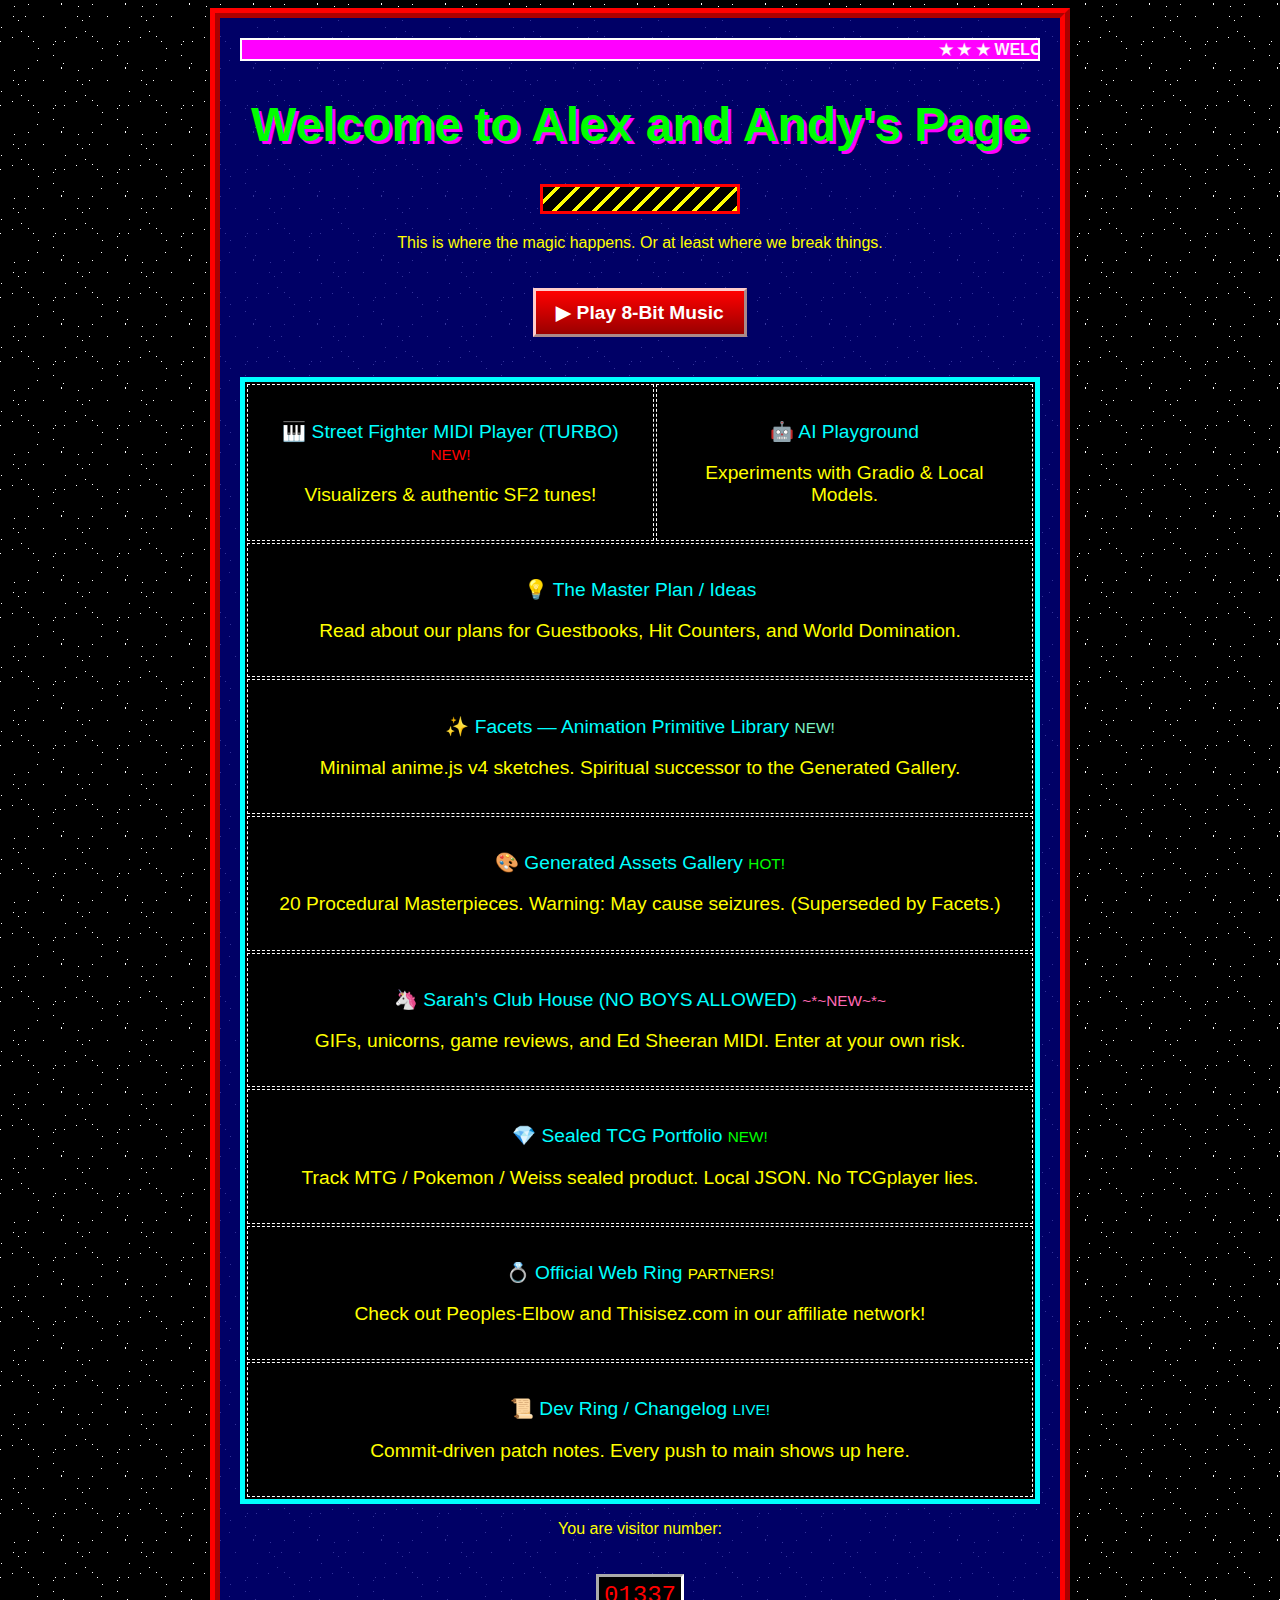
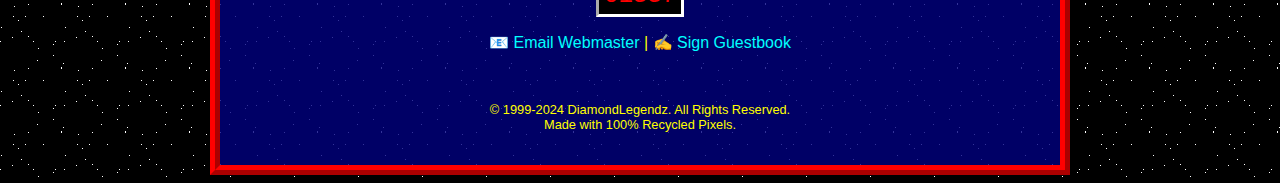
<file: index.html>
<!DOCTYPE html>
<html>

<head>
    <meta charset="UTF-8">
    <meta http-equiv="Content-Security-Policy"
        content="default-src 'self'; style-src 'self' 'unsafe-inline'; script-src 'self'; img-src 'self';">
    <title>Welcome to Alex and Andy's Page</title>
    <meta name="viewport" content="width=device-width, initial-scale=1.0">
    <style>
        body {
            background-image: url('assets/bg.gif');
            color: #FFFF00;
            /* Bright Yellow */
            font-family: "Comic Sans MS", "Chalkboard SE", sans-serif;
            text-align: center;
        }

        a {
            color: #00FFFF;
            /* Cyan links */
            text-decoration: none;
        }

        a:hover {
            color: #FF00FF;
            /* Magenta hover */
            text-decoration: underline;
            background-color: white;
        }

        .container {
            width: 80%;
            max-width: 800px;
            margin: 0 auto;
            background-color: rgba(0, 0, 128, 0.8);
            /* Semi-transparent Navy */
            border: 10px ridge #FF0000;
            /* Red ridge border */
            padding: 20px;
        }

        h1 {
            font-size: 3em;
            color: #00FF00;
            /* Green */
            text-shadow: 3px 3px #FF00FF;
            /* Magenta shadow */
            animation: pulse 2s infinite;
        }

        @keyframes pulse {
            0% {
                transform: scale(1);
            }

            50% {
                transform: scale(1.05);
            }

            100% {
                transform: scale(1);
            }
        }

        .nav-table {
            width: 100%;
            border: 5px solid cyan;
            margin-top: 20px;
            background-color: black;
        }

        .nav-table td {
            padding: 15px;
            border: 1px dashed white;
            font-size: 1.2em;
        }

        .counter-box {
            border: 3px inset white;
            background-color: black;
            color: red;
            font-family: "Courier New", monospace;
            padding: 5px;
            font-size: 1.5em;
            display: inline-block;
            margin-top: 20px;
        }

        .blink {
            animation: blinker 1s linear infinite;
        }

        @keyframes blinker {
            50% {
                opacity: 0;
            }
        }

        #music-btn {
            background: linear-gradient(to bottom, #ff0000, #990000);
            border: 3px outset #ffcccc;
            color: white;
            font-family: "Comic Sans MS", sans-serif;
            font-weight: bold;
            padding: 10px 20px;
            cursor: pointer;
            font-size: 1.2em;
            margin: 20px;
        }

        #music-btn:active {
            border-style: inset;
        }
    </style>
</head>

<body>
    <div class="container">
        <!-- Marquee -->
        <marquee scrollamount="12" bgcolor="#FF00FF" style="border: 2px solid white; color: white; font-weight: bold;">
            ★ ★ ★ WELCOME TO ALEX AND ANDY'S VIBE CODING SANDBOX ★ ★ ★ BEST VIEWED IN NETSCAPE NAVIGATOR 4.0 ★ ★ ★
        </marquee>

        <!-- Header -->
        <h1>Welcome to Alex and Andy's Page</h1>

        <!-- Under Construction GIF -->
        <p><img src="assets/construction.gif" alt="Under Construction"></p>

        <p>This is where the magic happens. Or at least where we break things.</p>

        <!-- Music Player -->
        <button id="music-btn">▶ Play 8-Bit Music</button>

        <!-- Navigation -->
        <table class="nav-table">
            <tr>
                <td>
                    <p>🎹 <a href="midi-player/index.html">Street Fighter MIDI Player (TURBO)</a> <span class="blink"
                            style="color:red; font-size:0.8em;">NEW!</span></p>
                    <p>Visualizers & authentic SF2 tunes!</p>
                </td>
                <td>
                    <p>🤖 <a href="ai-playground/index.html">AI Playground</a></p>
                    <p>Experiments with Gradio & Local Models.</p>
                </td>
            </tr>
            <tr>
                <td colspan="2">
                    <p>💡 <a href="ideas.html">The Master Plan / Ideas</a></p>
                    <p>Read about our plans for Guestbooks, Hit Counters, and World Domination.</p>
                </td>
            </tr>
            <tr>
                <td colspan="2">
                    <p>✨ <a href="facets/index.html">Facets — Animation Primitive Library</a> <span class="blink"
                            style="color:#7ef2c3; font-size:0.8em;">NEW!</span></p>
                    <p>Minimal anime.js v4 sketches. Spiritual successor to the Generated Gallery.</p>
                </td>
            </tr>
            <tr>
                <td colspan="2">
                    <p>🎨 <a href="generated-gallery/index.html">Generated Assets Gallery</a> <span class="blink"
                            style="color:lime; font-size:0.8em;">HOT!</span></p>
                    <p>20 Procedural Masterpieces. Warning: May cause seizures. (Superseded by Facets.)</p>
                </td>
            </tr>
            <tr>
                <td colspan="2">
                    <p>🦄 <a href="sarahs-clubhouse/index.html">Sarah's Club House (NO BOYS ALLOWED)</a> <span
                            class="blink" style="color:#ff69b4; font-size:0.8em;">~*~NEW~*~</span></p>
                    <p>GIFs, unicorns, game reviews, and Ed Sheeran MIDI. Enter at your own risk.</p>
                </td>
            </tr>
            <tr>
                <td colspan="2">
                    <p>💎 <a href="sealed-portfolio/index.html">Sealed TCG Portfolio</a> <span class="blink"
                            style="color:#00FF00; font-size:0.8em;">NEW!</span></p>
                    <p>Track MTG / Pokemon / Weiss sealed product. Local JSON. No TCGplayer lies.</p>
                </td>
            </tr>
            <tr>
                <td colspan="2">
                    <p>💍 <a href="webring.html">Official Web Ring</a> <span class="blink"
                            style="color:yellow; font-size:0.8em;">PARTNERS!</span></p>
                    <p>Check out Peoples-Elbow and Thisisez.com in our affiliate network!</p>
                </td>
            </tr>
            <tr>
                <td colspan="2">
                    <p>📜 <a href="changelog.html">Dev Ring / Changelog</a> <span class="blink"
                            style="color:#00FFFF; font-size:0.8em;">LIVE!</span></p>
                    <p>Commit-driven patch notes. Every push to main shows up here.</p>
                </td>
            </tr>
        </table>

        <!-- Hit Counter -->
        <p>You are visitor number:</p>
        <div class="counter-box">01337</div>

        <p>
            <a href="mailto:fake@email.com">📧 Email Webmaster</a> |
            <a href="ideas.html">✍️ Sign Guestbook</a>
        </p>

        <p style="font-size: 0.8em; margin-top: 50px;">
            &copy; 1999-2024 DiamondLegendz. All Rights Reserved.<br>
            Made with 100% Recycled Pixels.
        </p>
    </div>

    <!-- Scripts -->
    <script src="assets/chiptune.js"></script>
</body>

</html>
</file>
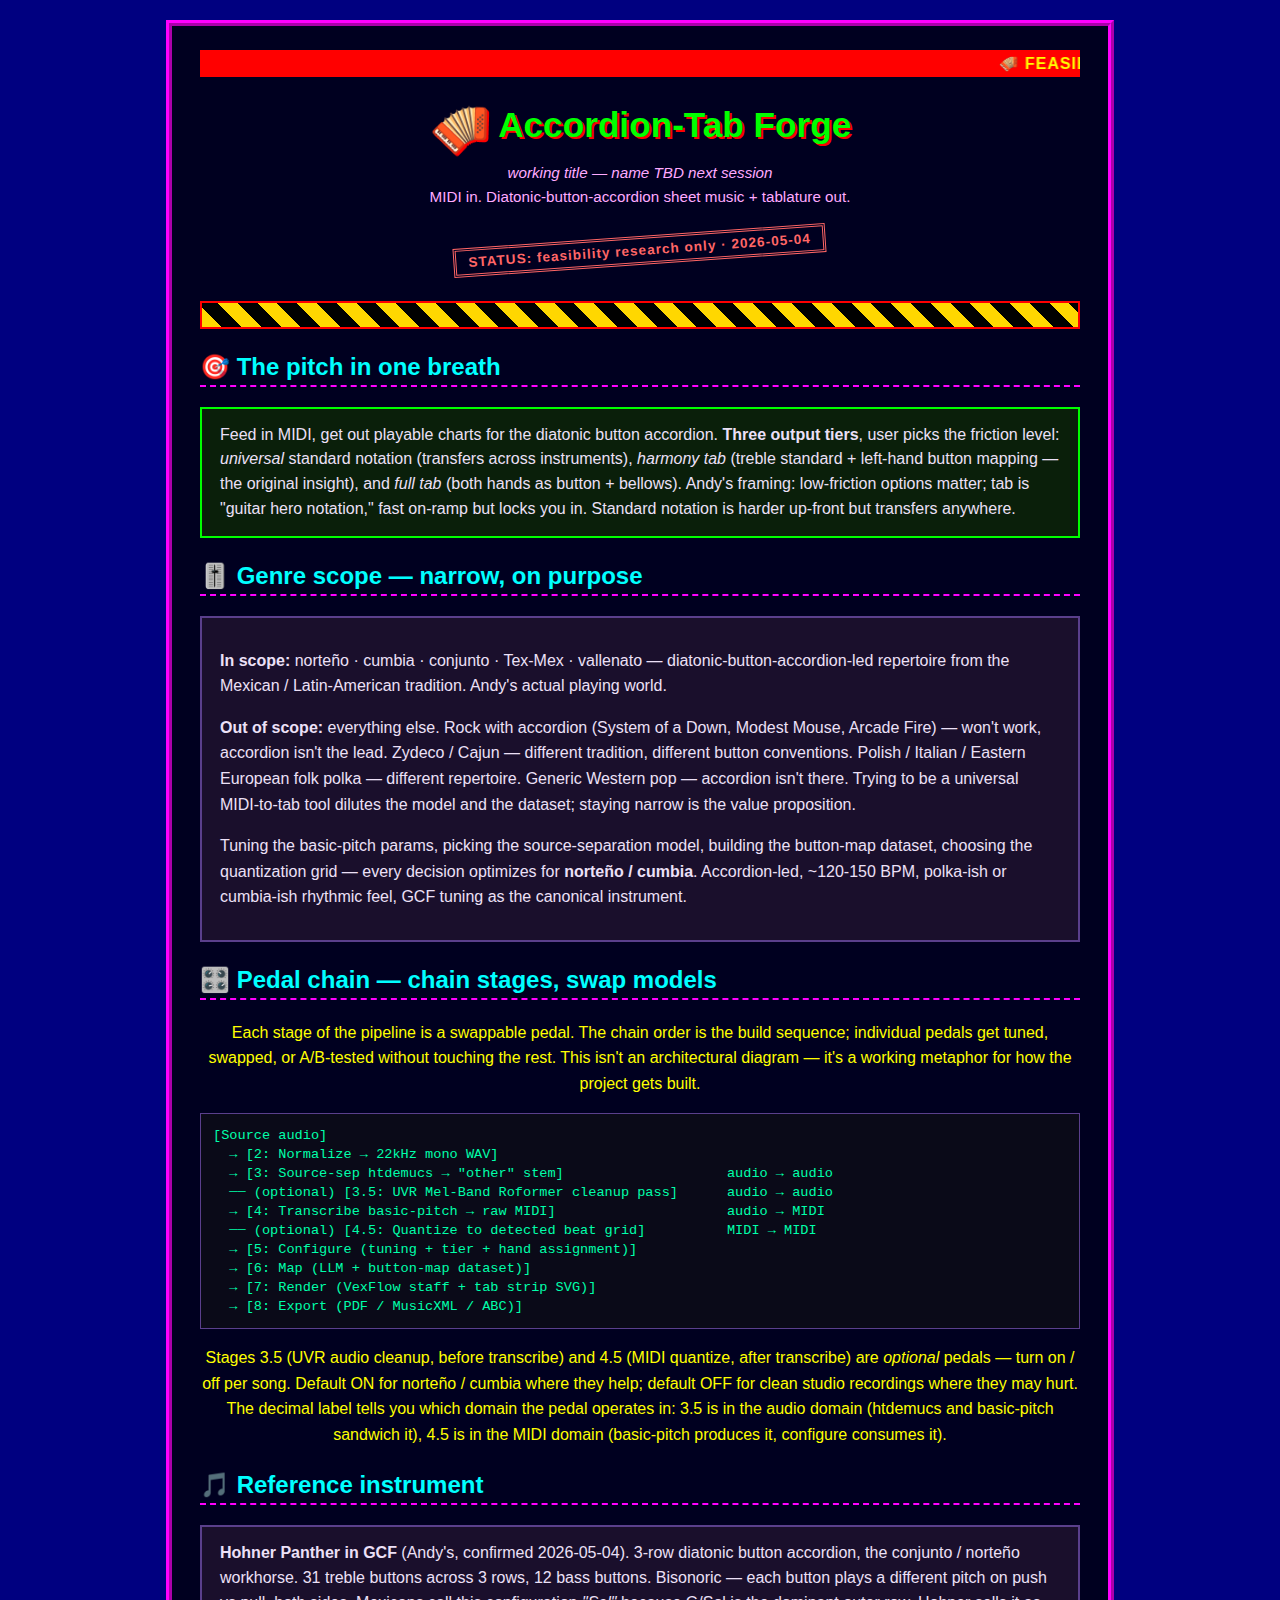
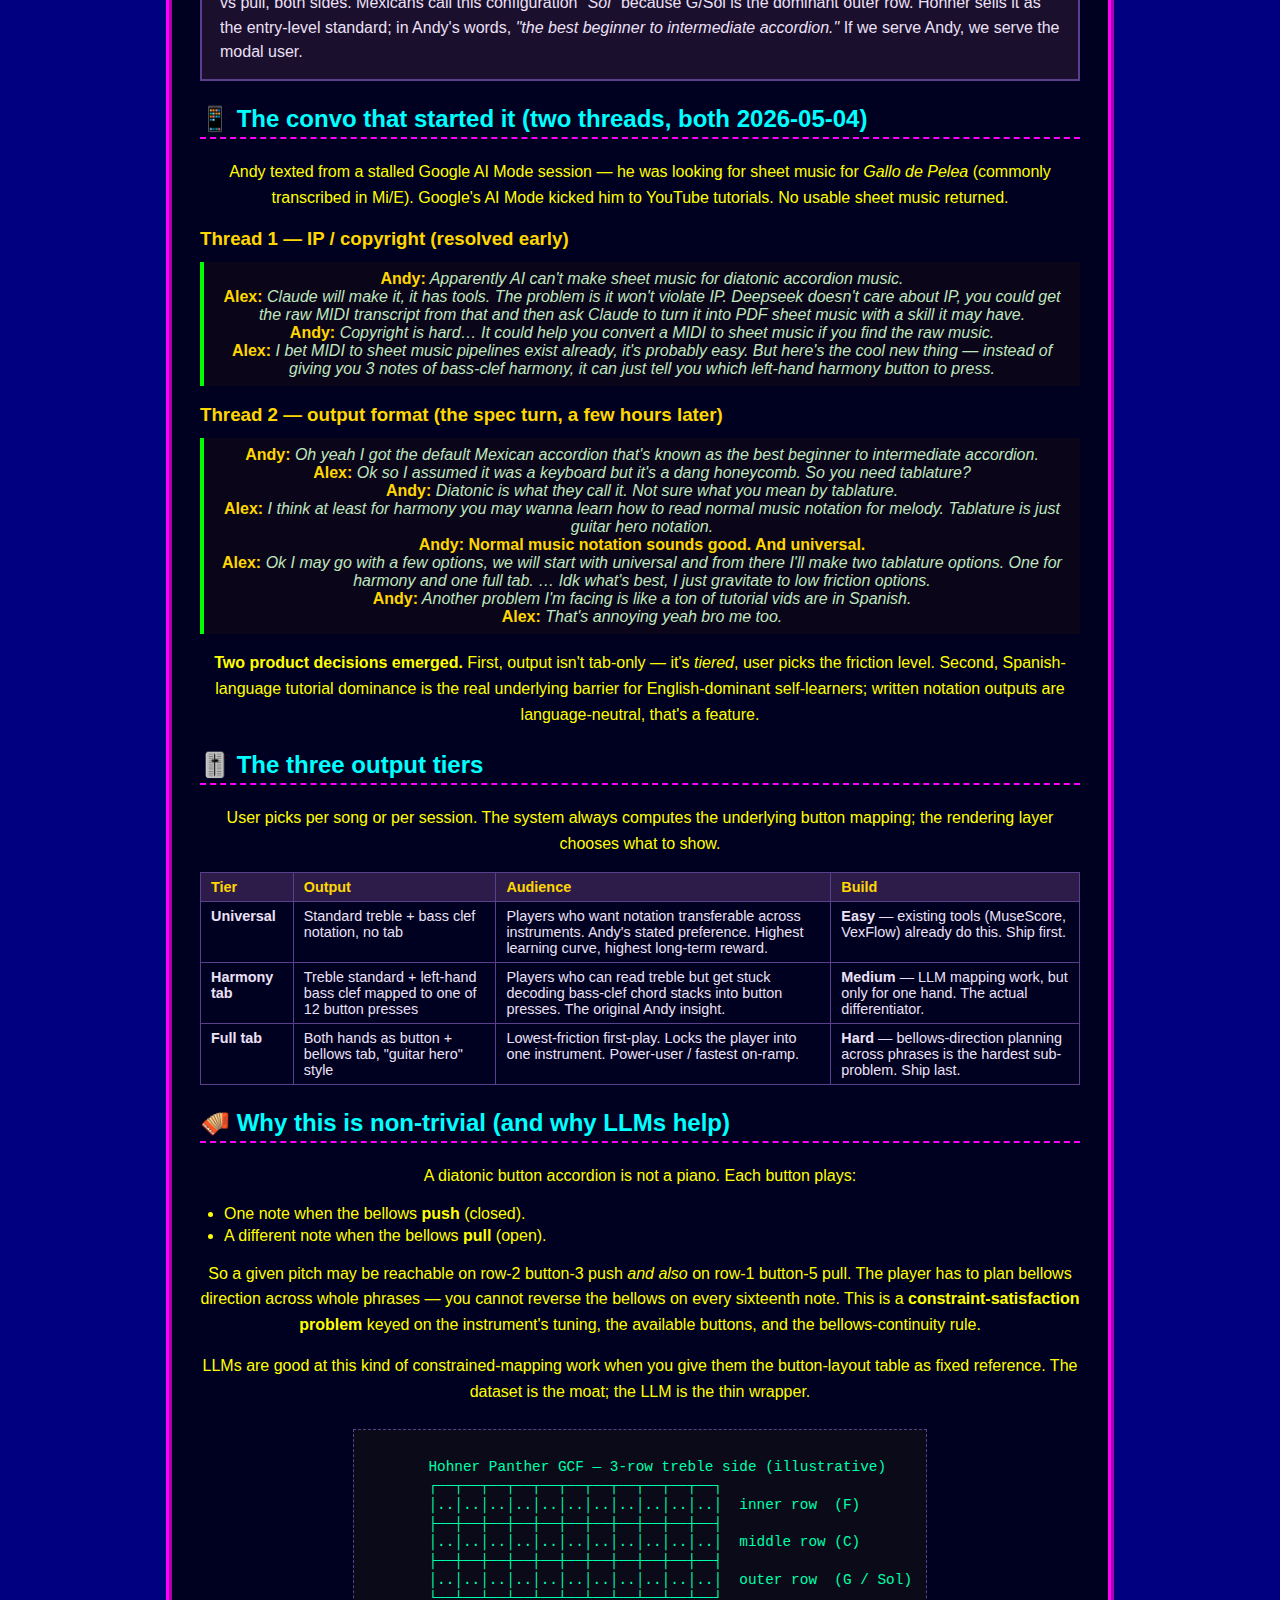
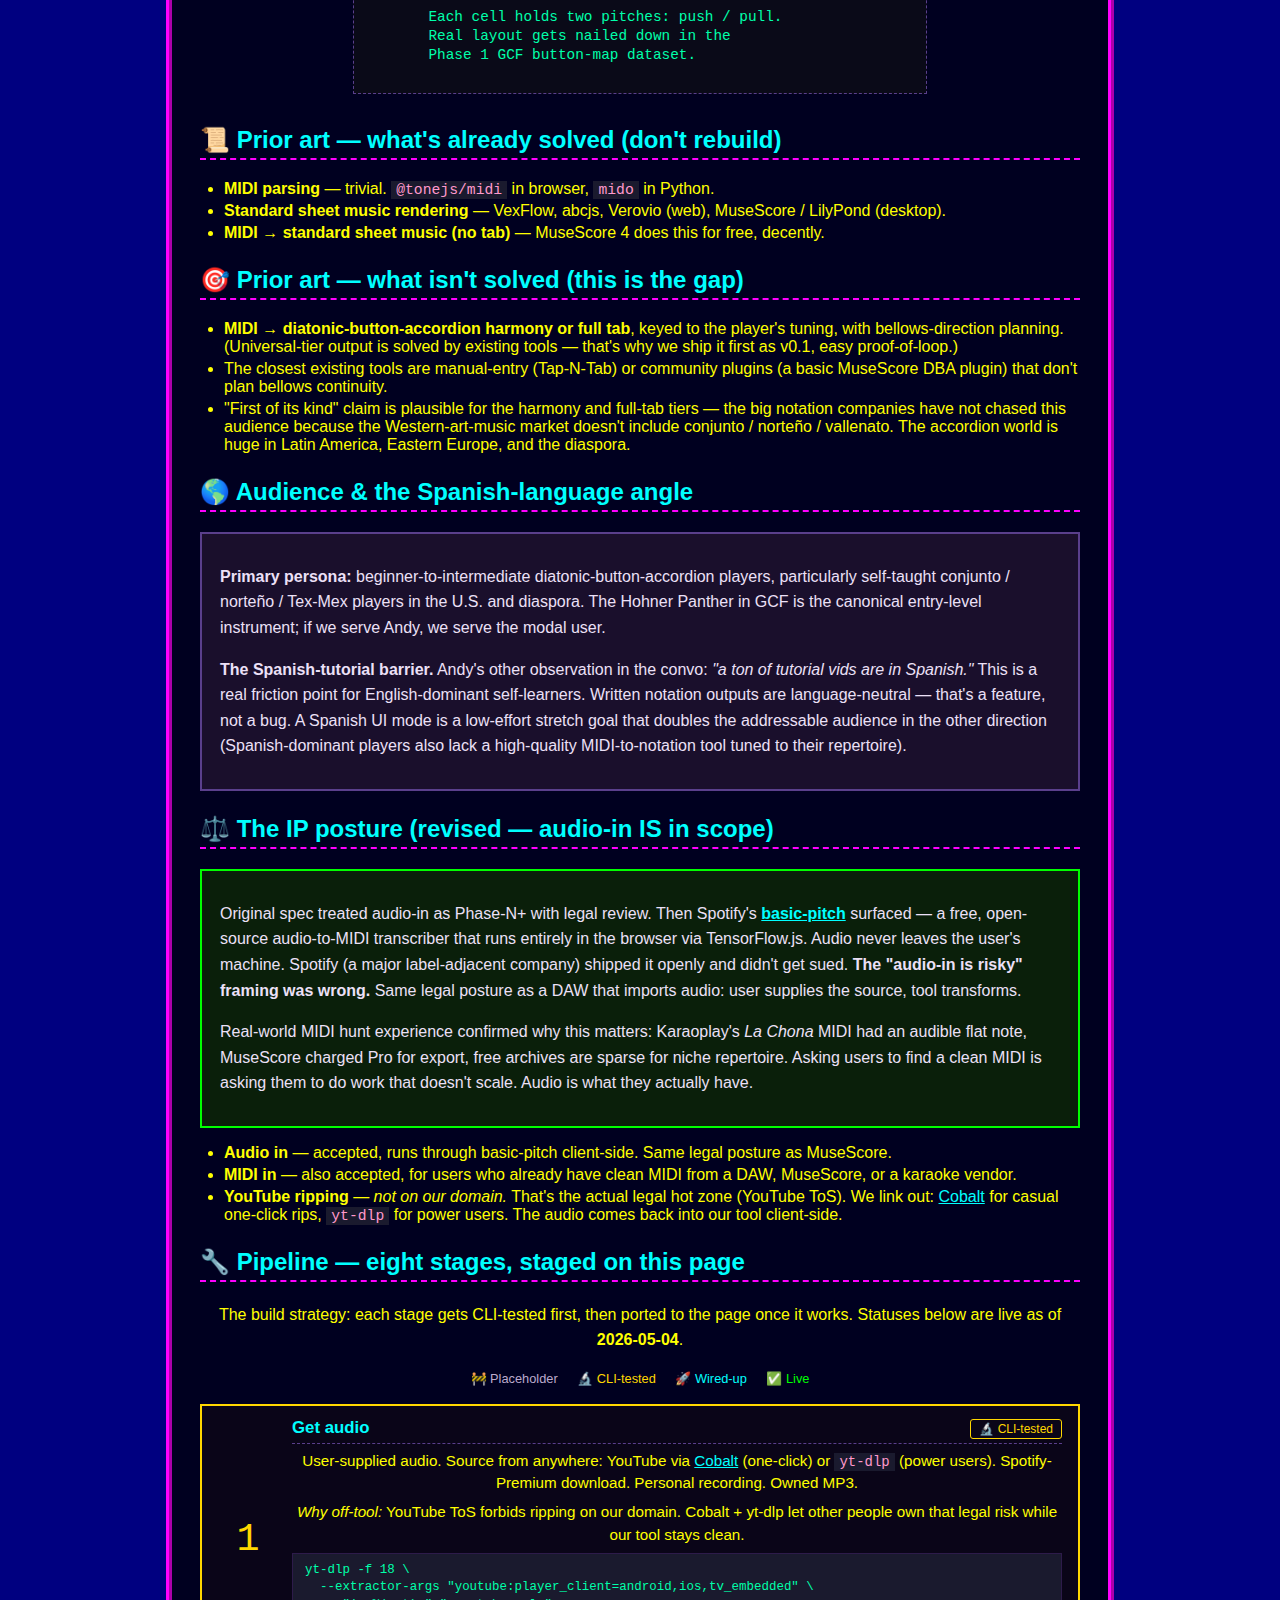
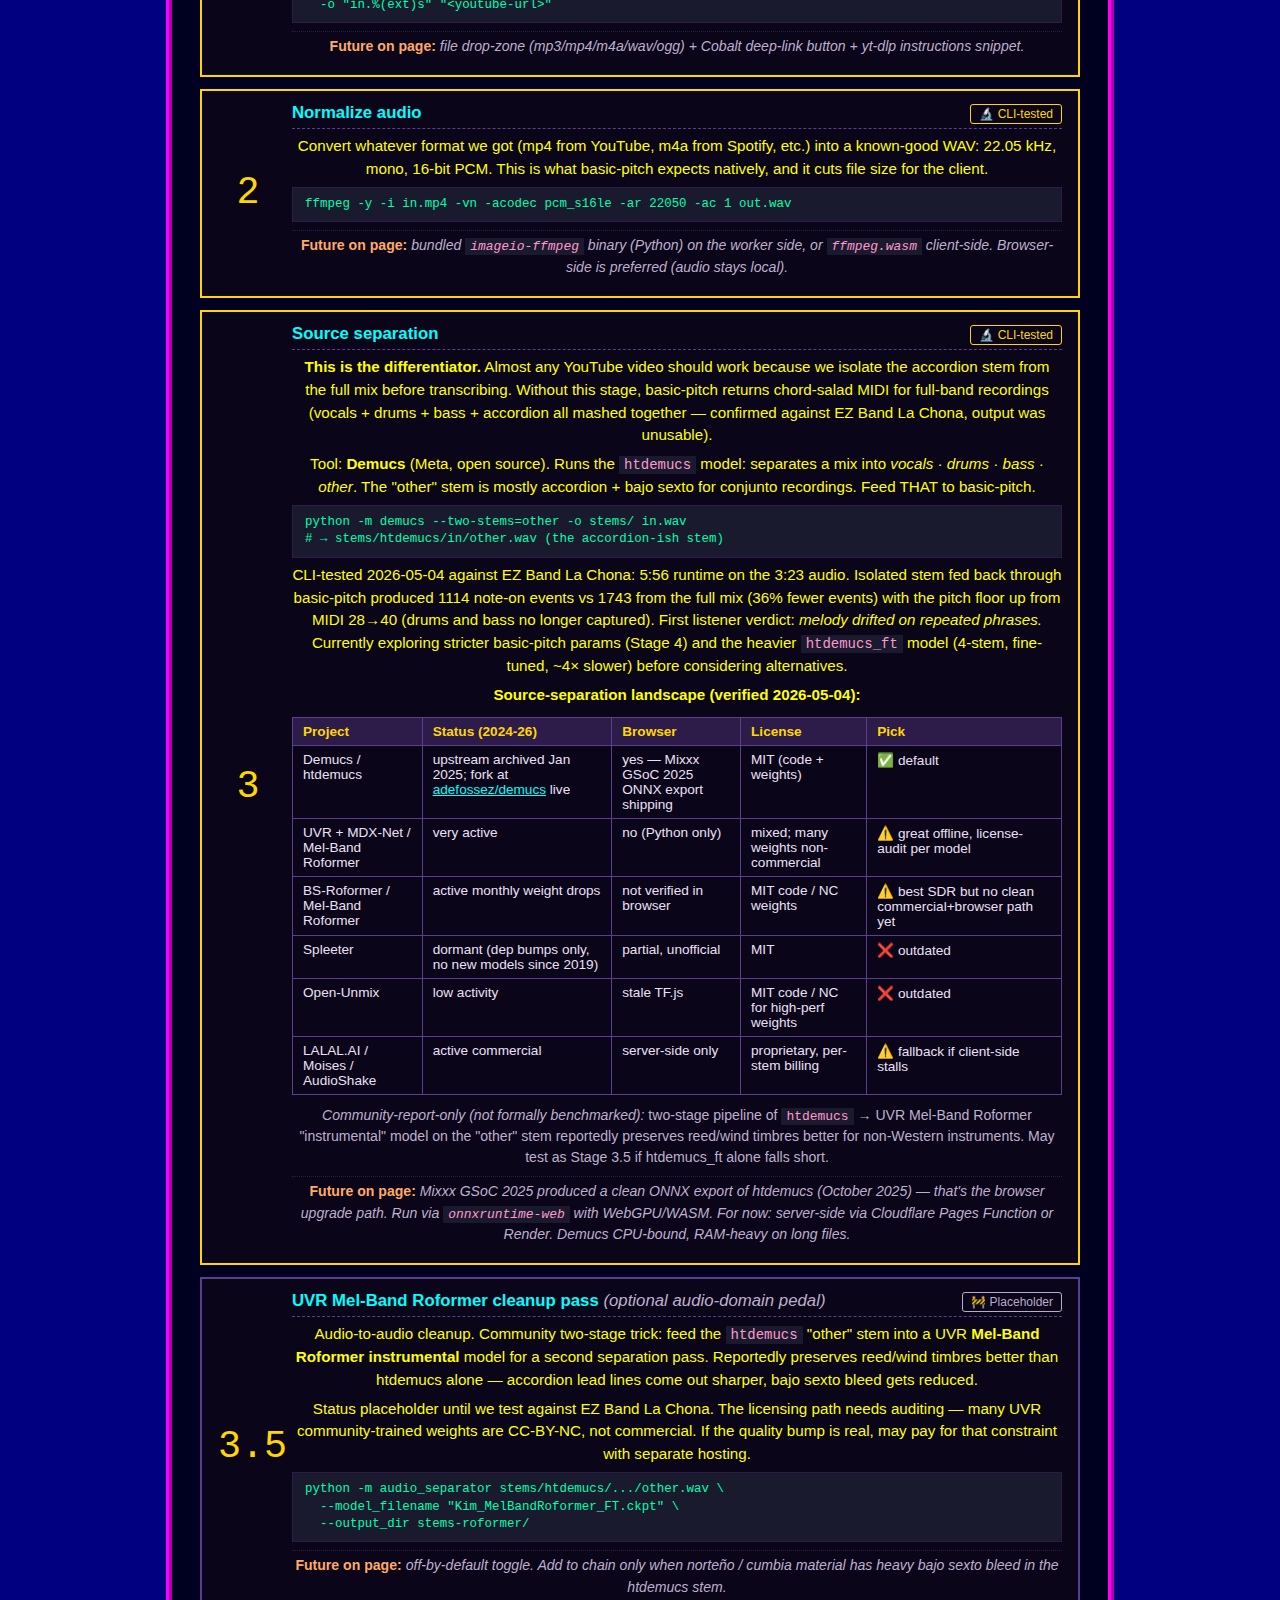
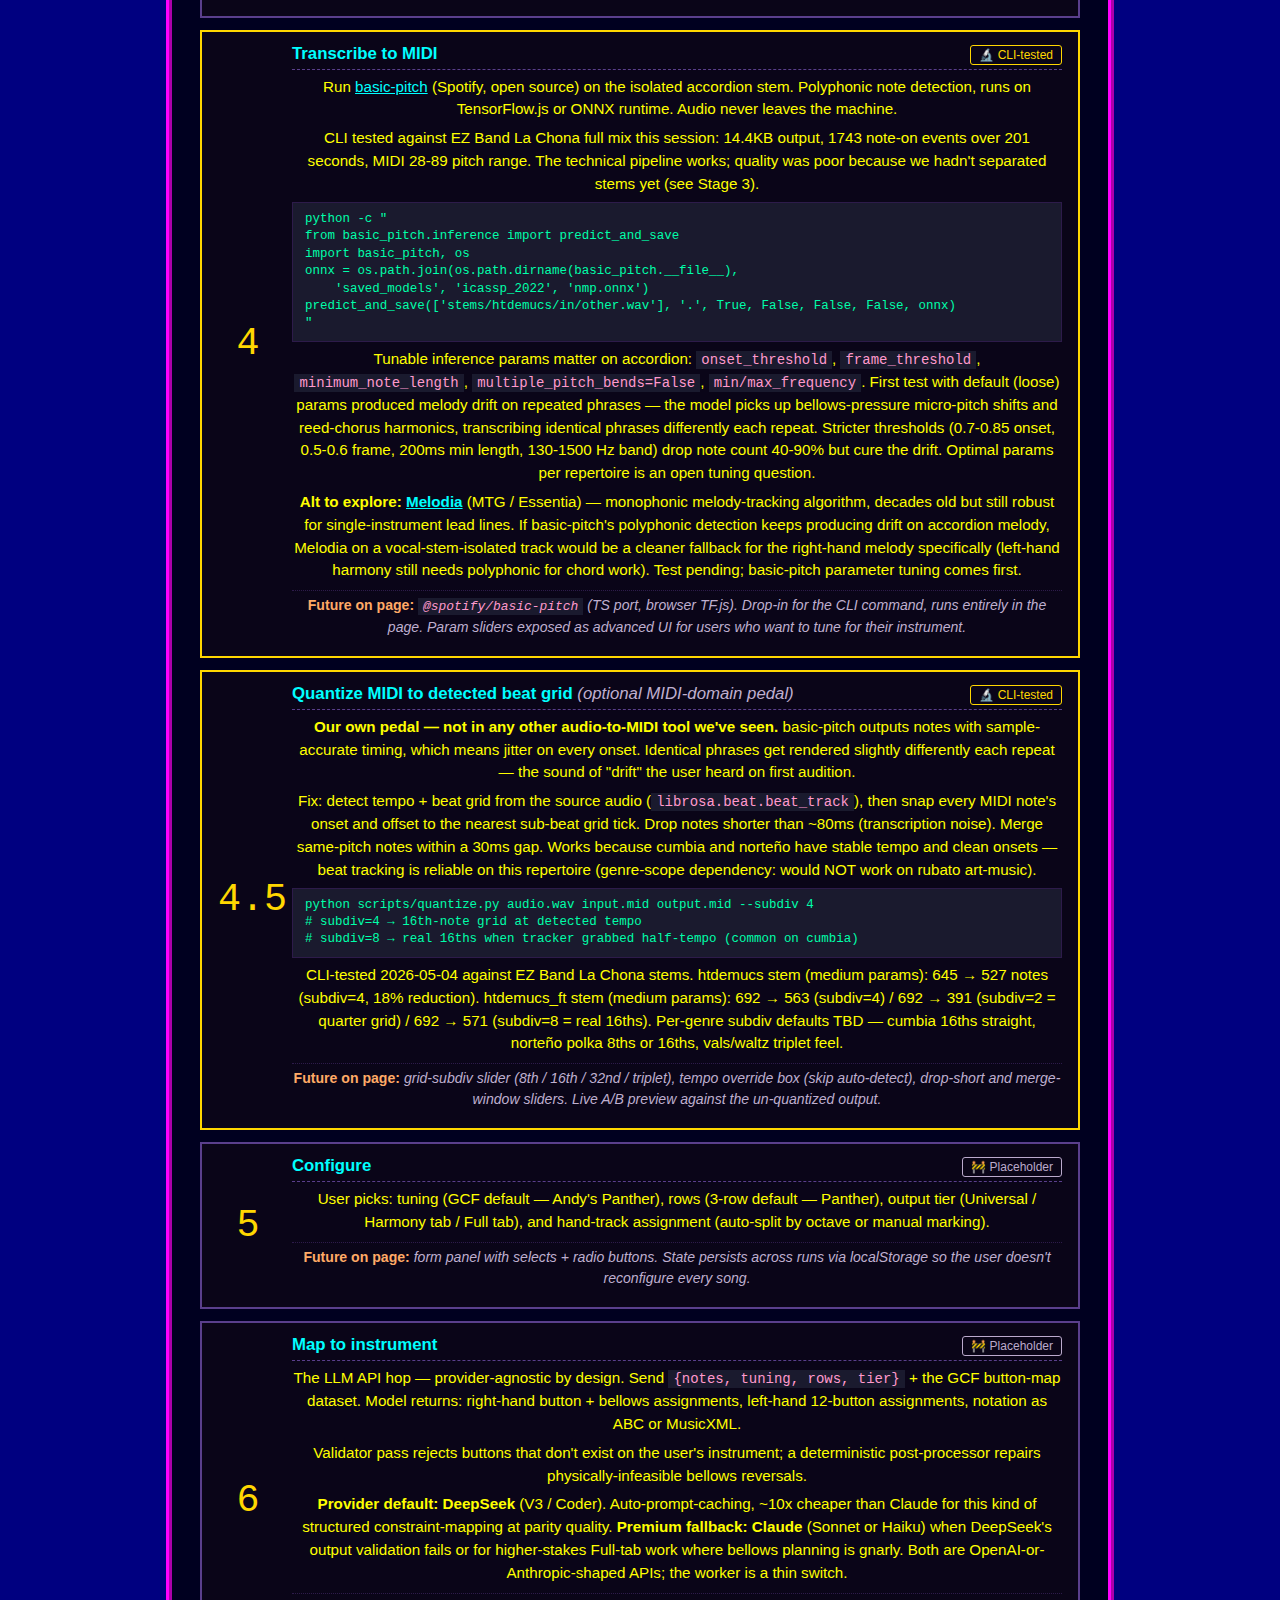
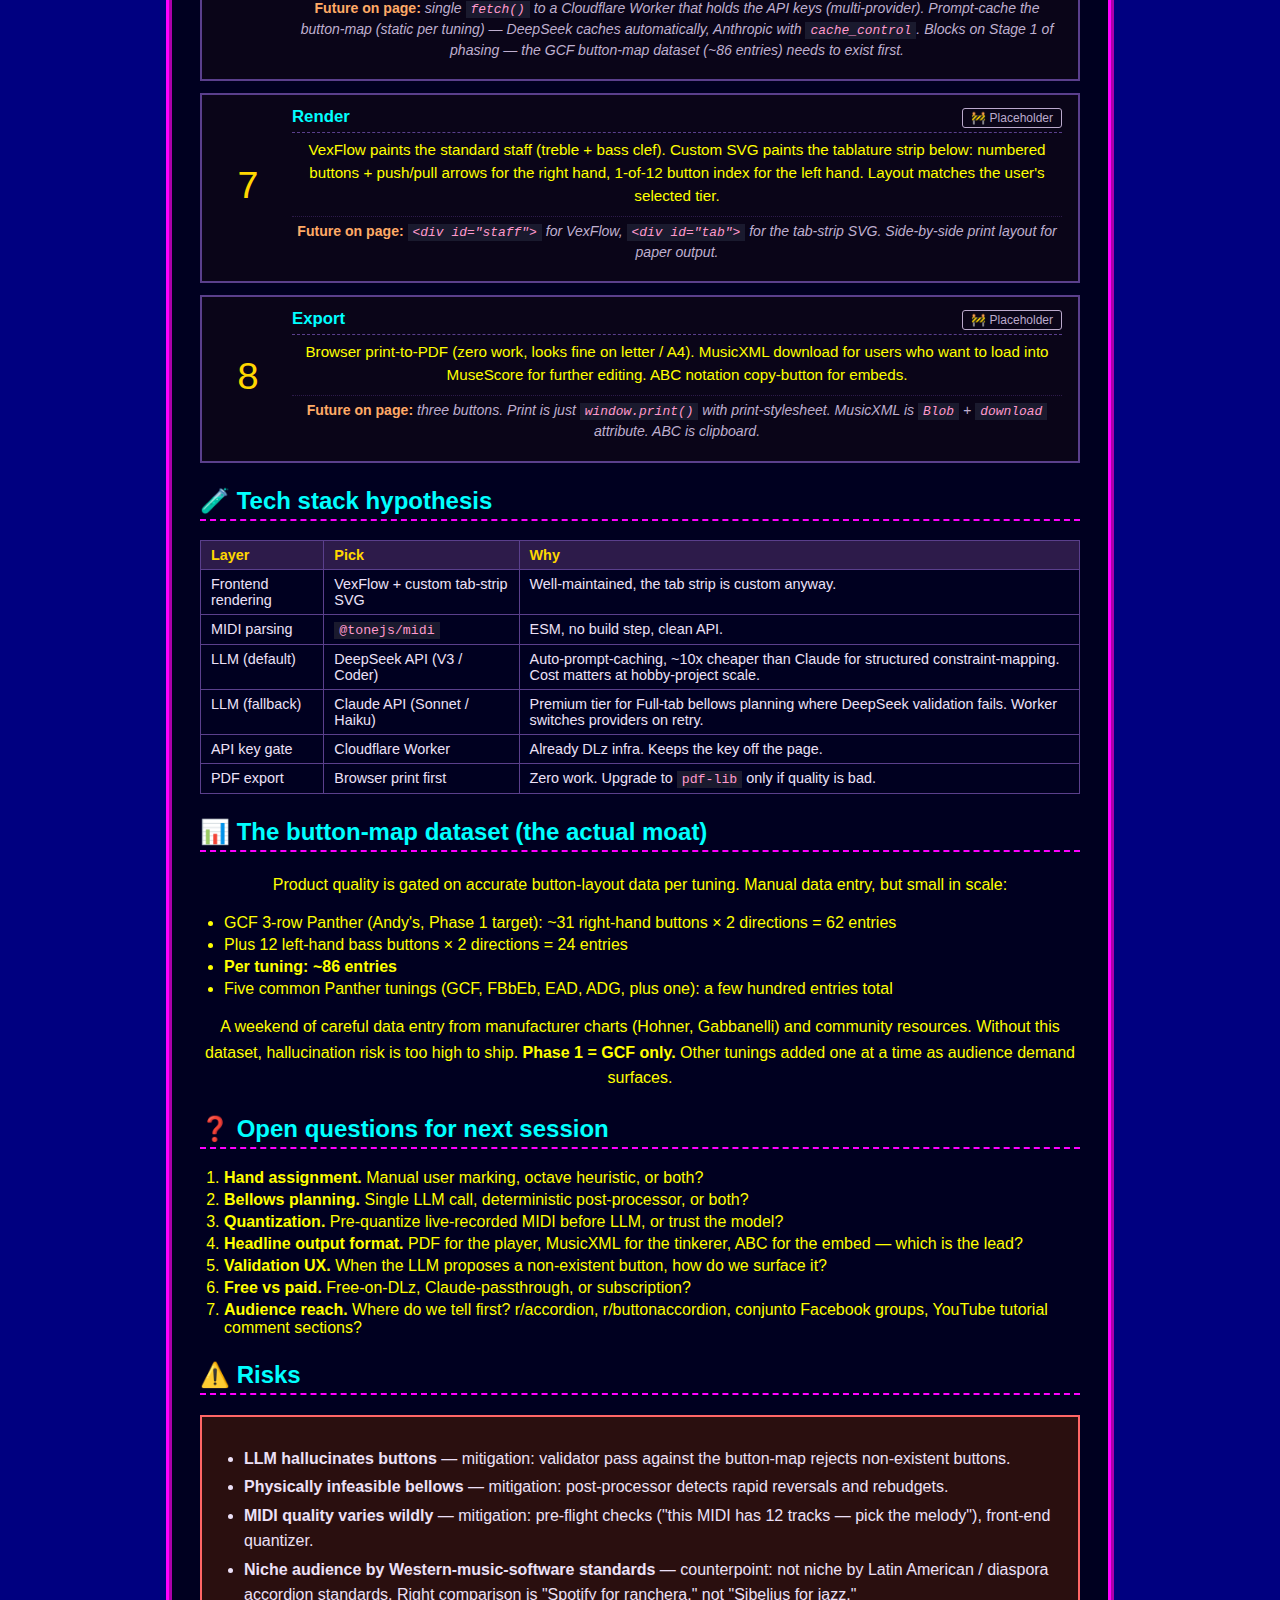
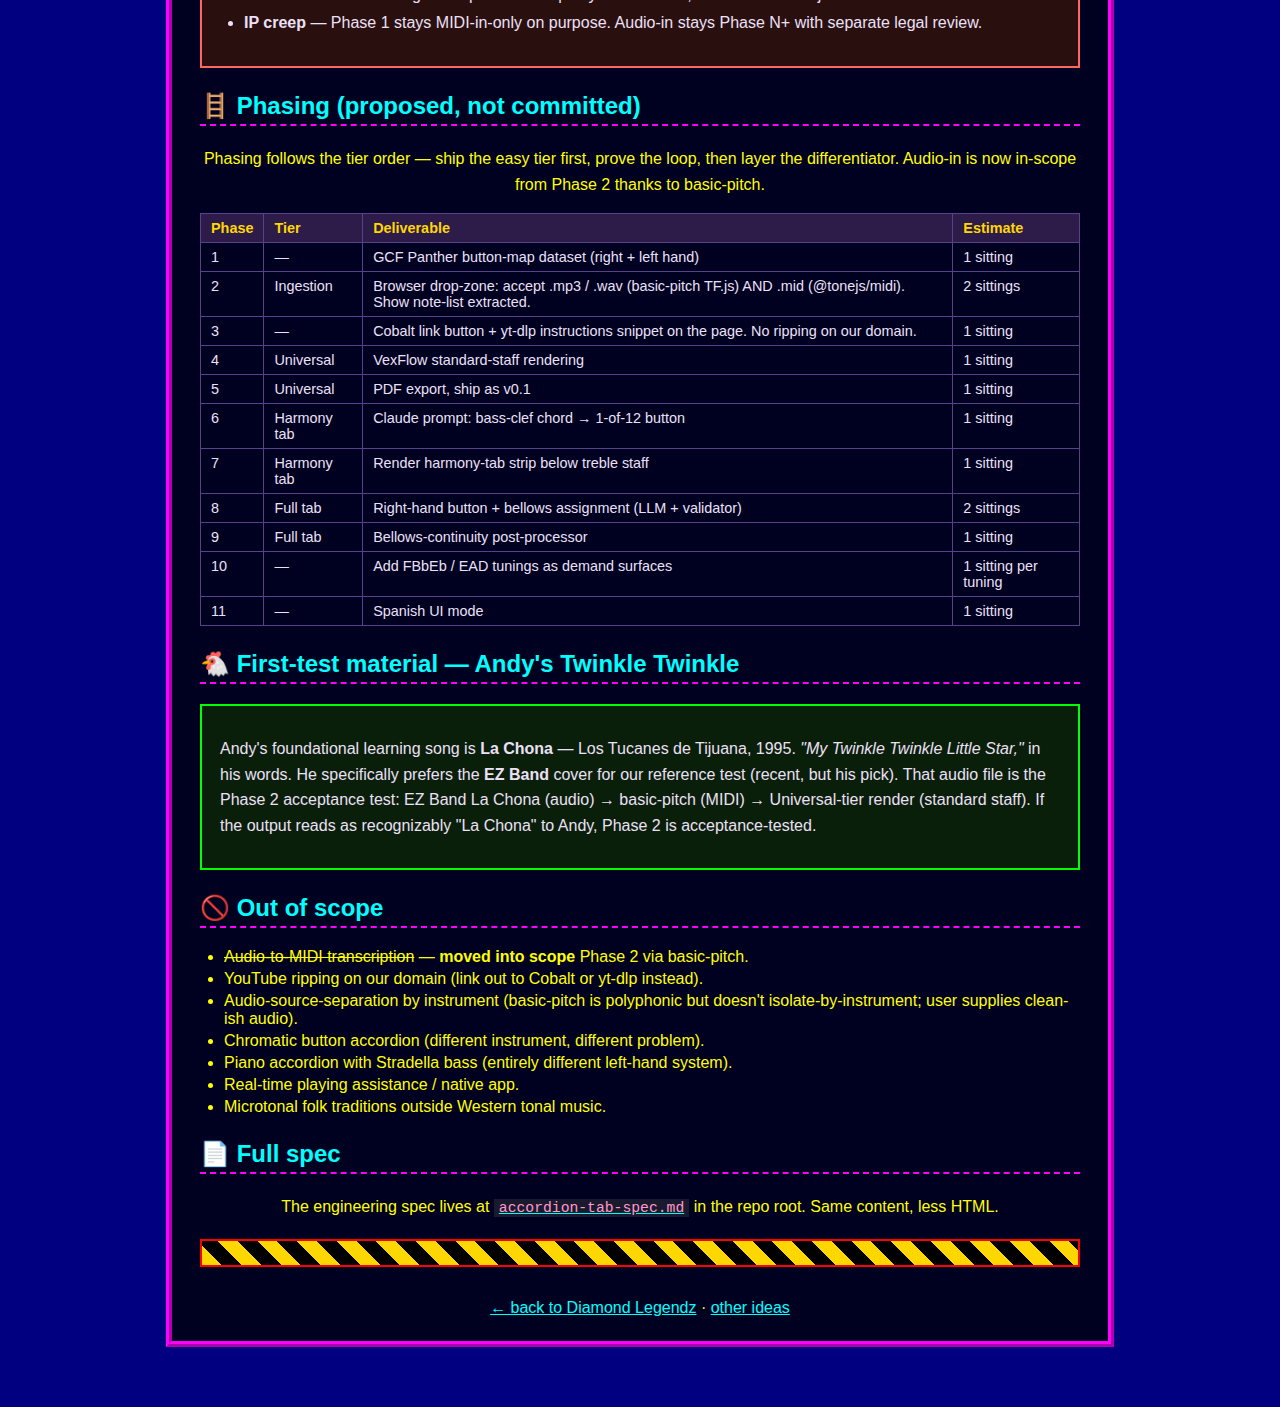
<file: accordion-tab/index.html>
<!DOCTYPE html>
<html lang="en">
<head>
  <meta charset="UTF-8">
  <meta http-equiv="Content-Security-Policy" content="default-src 'self'; style-src 'self' 'unsafe-inline'; script-src 'self'; img-src 'self' ../assets/;">
  <meta name="viewport" content="width=device-width, initial-scale=1.0">
  <title>Accordion-Tab Forge — feasibility / DLz</title>
  <link rel="icon" type="image/svg+xml" href="data:image/svg+xml;utf8,<svg xmlns='http://www.w3.org/2000/svg' viewBox='0 0 64 64'><rect width='64' height='64' fill='%23000080'/><text x='50%25' y='52%25' text-anchor='middle' dominant-baseline='middle' font-family='Comic Sans MS,sans-serif' font-size='42' fill='%23FFFF00'>🪗</text></svg>">
  <style>
    body {
      background-color: #000080;
      color: #FFFF00;
      font-family: "Comic Sans MS", "Chalkboard SE", sans-serif;
      text-align: center;
      margin: 0;
      padding: 20px 0 60px;
    }
    .container {
      width: 90%;
      max-width: 880px;
      margin: 0 auto;
      background-color: rgba(0, 0, 0, 0.75);
      border: 6px ridge #FF00FF;
      padding: 24px 28px;
    }
    h1 {
      color: #00FF00;
      text-shadow: 2px 2px #FF0000;
      font-size: 2.2em;
      margin: 0 0 4px;
    }
    h1 .acc { font-size: 1.4em; vertical-align: middle; }
    .subtitle {
      color: #FFAAFF;
      font-size: 0.95em;
      margin: 0 0 18px;
    }
    .stamp {
      display: inline-block;
      transform: rotate(-4deg);
      border: 3px double #FF6666;
      color: #FF6666;
      padding: 4px 12px;
      font-weight: bold;
      letter-spacing: 1px;
      margin: 8px 0 18px;
      font-size: 0.85em;
    }
    h2 {
      color: #00FFFF;
      border-bottom: 2px dashed #FF00FF;
      padding-bottom: 4px;
      text-align: left;
      margin-top: 24px;
    }
    h3 {
      color: #FFD700;
      text-align: left;
      margin: 18px 0 4px;
    }
    .panel {
      background: #1a0f2c;
      border: 2px solid #5A3F8C;
      padding: 14px 18px;
      text-align: left;
      margin: 14px 0;
      color: #ECE0F7;
      line-height: 1.55;
    }
    .panel.warn {
      border-color: #FF6666;
      background: #2a0f0f;
    }
    .panel.idea {
      border-color: #00FF00;
      background: #0a1f0a;
    }
    p { line-height: 1.6; }
    code {
      background: #1a1a2e;
      color: #FF99CC;
      padding: 1px 5px;
      font-family: "Courier New", monospace;
      font-size: 0.92em;
    }
    pre {
      background: #0a0a18;
      color: #00FFAA;
      padding: 12px;
      border: 1px solid #5A3F8C;
      overflow-x: auto;
      text-align: left;
      font-family: "Courier New", monospace;
      font-size: 0.85em;
      line-height: 1.4;
    }
    ul, ol {
      text-align: left;
      padding-left: 24px;
    }
    li { margin-bottom: 4px; }
    table {
      width: 100%;
      border-collapse: collapse;
      margin: 10px 0;
      font-size: 0.9em;
    }
    th, td {
      border: 1px solid #5A3F8C;
      padding: 6px 10px;
      text-align: left;
      vertical-align: top;
    }
    th { background: #2D1B4A; color: #FFD700; }
    td { color: #ECE0F7; }
    a { color: #00FFFF; }
    a:hover { color: #FF00FF; background: white; }
    .back {
      margin-top: 32px;
      text-align: center;
    }
    .convo-quote {
      border-left: 4px solid #00FF00;
      padding: 8px 14px;
      margin: 12px 0;
      background: #0a0518;
      color: #BFE6BF;
      font-style: italic;
    }
    .convo-quote strong { color: #FFD700; font-style: normal; }
    .scroll-marquee {
      background: #FF0000;
      color: #FFFF00;
      font-weight: bold;
      letter-spacing: 1px;
      padding: 4px 0;
      margin: 0 0 18px;
    }
    .yellow-tape {
      height: 24px;
      background: repeating-linear-gradient(
        45deg,
        #FFD700,
        #FFD700 14px,
        #000 14px,
        #000 28px
      );
      margin: 18px 0;
      border: 2px solid #FF0000;
    }
    .button-art {
      font-family: "Courier New", monospace;
      color: #00FFAA;
      font-size: 0.9em;
      line-height: 1.3;
      white-space: pre;
      display: inline-block;
      text-align: left;
      background: #0a0a18;
      padding: 10px 14px;
      border: 1px dashed #5A3F8C;
      margin: 8px 0;
    }

    .stages { display: grid; gap: 12px; margin: 14px 0; }
    .stage {
      display: grid;
      grid-template-columns: 60px 1fr;
      gap: 14px;
      background: #0a0518;
      border: 2px solid #5A3F8C;
      padding: 12px 16px;
    }
    .stage.tested  { border-color: #FFD700; }
    .stage.wired   { border-color: #00FFFF; }
    .stage.live    { border-color: #00FF00; }
    .stage-num {
      font-family: "Courier New", monospace;
      font-size: 2.4em;
      color: #FFD700;
      text-align: center;
      line-height: 1;
      align-self: center;
    }
    .stage-head {
      display: flex;
      align-items: baseline;
      justify-content: space-between;
      gap: 12px;
      flex-wrap: wrap;
      border-bottom: 1px dashed #5A3F8C;
      padding-bottom: 4px;
      margin-bottom: 6px;
    }
    .stage-title { color: #00FFFF; font-weight: bold; font-size: 1.05em; }
    .stage-status {
      font-size: 0.75em;
      padding: 2px 8px;
      border: 1px solid currentColor;
      border-radius: 3px;
    }
    .stage.tested .stage-status { color: #FFD700; }
    .stage.wired  .stage-status { color: #00FFFF; }
    .stage.live   .stage-status { color: #00FF00; }
    .stage.placeholder .stage-status { color: #BBAACC; }
    .stage-body p { margin: 6px 0; line-height: 1.5; font-size: 0.95em; }
    .stage-body pre {
      background: #1a1a2e;
      border: 1px solid #2D1B4A;
      padding: 8px 12px;
      font-family: "Courier New", monospace;
      font-size: 0.78em;
      overflow-x: auto;
      color: #00FFAA;
      margin: 6px 0;
    }
    .stage-future {
      color: #BFAFCF;
      font-style: italic;
      font-size: 0.88em !important;
      padding-top: 4px;
      border-top: 1px dotted #2D1B4A;
      margin-top: 8px !important;
    }
    .stage-future strong { color: #FFAA66; font-style: normal; }
    .legend {
      font-size: 0.8em;
      color: #BFAFCF;
      text-align: center;
      margin: 4px 0 14px;
    }
    .legend span { margin: 0 8px; }
  </style>
</head>
<body>
  <div class="container">
    <marquee class="scroll-marquee" scrollamount="8">🪗 FEASIBILITY DOC — NO CODE YET — RETURN NEXT SESSION FOR THE BUILD 🪗 ANDY'S IDEA, ALEX'S BUILD, DLz'S PROBLEM 🪗</marquee>

    <h1><span class="acc">🪗</span> Accordion-Tab Forge</h1>
    <p class="subtitle"><em>working title — name TBD next session</em><br>
    MIDI in. Diatonic-button-accordion sheet music + tablature out.</p>

    <div class="stamp">STATUS: feasibility research only · 2026-05-04</div>

    <div class="yellow-tape"></div>

    <h2>🎯 The pitch in one breath</h2>
    <div class="panel idea">
      Feed in MIDI, get out playable charts for the diatonic button accordion. <strong>Three output tiers</strong>, user picks the friction level: <em>universal</em> standard notation (transfers across instruments), <em>harmony tab</em> (treble standard + left-hand button mapping — the original insight), and <em>full tab</em> (both hands as button + bellows). Andy's framing: low-friction options matter; tab is "guitar hero notation," fast on-ramp but locks you in. Standard notation is harder up-front but transfers anywhere.
    </div>

    <h2>🎚️ Genre scope — narrow, on purpose</h2>
    <div class="panel">
      <p><strong>In scope:</strong> norteño · cumbia · conjunto · Tex-Mex · vallenato — diatonic-button-accordion-led repertoire from the Mexican / Latin-American tradition. Andy's actual playing world.</p>
      <p><strong>Out of scope:</strong> everything else. Rock with accordion (System of a Down, Modest Mouse, Arcade Fire) — won't work, accordion isn't the lead. Zydeco / Cajun — different tradition, different button conventions. Polish / Italian / Eastern European folk polka — different repertoire. Generic Western pop — accordion isn't there. Trying to be a universal MIDI-to-tab tool dilutes the model and the dataset; staying narrow is the value proposition.</p>
      <p>Tuning the basic-pitch params, picking the source-separation model, building the button-map dataset, choosing the quantization grid — every decision optimizes for <strong>norteño / cumbia</strong>. Accordion-led, ~120-150 BPM, polka-ish or cumbia-ish rhythmic feel, GCF tuning as the canonical instrument.</p>
    </div>

    <h2>🎛️ Pedal chain — chain stages, swap models</h2>
    <p>Each stage of the pipeline is a swappable pedal. The chain order is the build sequence; individual pedals get tuned, swapped, or A/B-tested without touching the rest. This isn't an architectural diagram — it's a working metaphor for how the project gets built.</p>
    <pre>[Source audio]
  → [2: Normalize → 22kHz mono WAV]
  → [3: Source-sep htdemucs → "other" stem]                    audio → audio
  ── (optional) [3.5: UVR Mel-Band Roformer cleanup pass]      audio → audio
  → [4: Transcribe basic-pitch → raw MIDI]                     audio → MIDI
  ── (optional) [4.5: Quantize to detected beat grid]          MIDI → MIDI
  → [5: Configure (tuning + tier + hand assignment)]
  → [6: Map (LLM + button-map dataset)]
  → [7: Render (VexFlow staff + tab strip SVG)]
  → [8: Export (PDF / MusicXML / ABC)]</pre>
    <p>Stages 3.5 (UVR audio cleanup, before transcribe) and 4.5 (MIDI quantize, after transcribe) are <em>optional</em> pedals — turn on / off per song. Default ON for norteño / cumbia where they help; default OFF for clean studio recordings where they may hurt. The decimal label tells you which domain the pedal operates in: 3.5 is in the audio domain (htdemucs and basic-pitch sandwich it), 4.5 is in the MIDI domain (basic-pitch produces it, configure consumes it).</p>

    <h2>🎵 Reference instrument</h2>
    <div class="panel">
      <strong>Hohner Panther in GCF</strong> (Andy's, confirmed 2026-05-04). 3-row diatonic button accordion, the conjunto / norteño workhorse. 31 treble buttons across 3 rows, 12 bass buttons. Bisonoric — each button plays a different pitch on push vs pull, both sides. Mexicans call this configuration <em>"Sol"</em> because G/Sol is the dominant outer row. Hohner sells it as the entry-level standard; in Andy's words, <em>"the best beginner to intermediate accordion."</em> If we serve Andy, we serve the modal user.
    </div>

    <h2>📱 The convo that started it (two threads, both 2026-05-04)</h2>
    <p>Andy texted from a stalled Google AI Mode session — he was looking for sheet music for <em>Gallo de Pelea</em> (commonly transcribed in Mi/E). Google's AI Mode kicked him to YouTube tutorials. No usable sheet music returned.</p>

    <h3>Thread 1 — IP / copyright (resolved early)</h3>
    <div class="convo-quote">
      <strong>Andy:</strong> Apparently AI can't make sheet music for diatonic accordion music.<br>
      <strong>Alex:</strong> Claude will make it, it has tools. The problem is it won't violate IP. Deepseek doesn't care about IP, you could get the raw MIDI transcript from that and then ask Claude to turn it into PDF sheet music with a skill it may have.<br>
      <strong>Andy:</strong> Copyright is hard… It could help you convert a MIDI to sheet music if you find the raw music.<br>
      <strong>Alex:</strong> I bet MIDI to sheet music pipelines exist already, it's probably easy. But here's the cool new thing — instead of giving you 3 notes of bass-clef harmony, it can just tell you which left-hand harmony button to press.
    </div>

    <h3>Thread 2 — output format (the spec turn, a few hours later)</h3>
    <div class="convo-quote">
      <strong>Andy:</strong> Oh yeah I got the default Mexican accordion that's known as the best beginner to intermediate accordion.<br>
      <strong>Alex:</strong> Ok so I assumed it was a keyboard but it's a dang honeycomb. So you need tablature?<br>
      <strong>Andy:</strong> Diatonic is what they call it. <em>Not sure what you mean by tablature.</em><br>
      <strong>Alex:</strong> I think at least for harmony you may wanna learn how to read normal music notation for melody. Tablature is just guitar hero notation.<br>
      <strong>Andy:</strong> <strong>Normal music notation sounds good. And universal.</strong><br>
      <strong>Alex:</strong> Ok I may go with a few options, we will start with universal and from there I'll make two tablature options. One for harmony and one full tab. … Idk what's best, I just gravitate to low friction options.<br>
      <strong>Andy:</strong> Another problem I'm facing is like a ton of tutorial vids are in Spanish.<br>
      <strong>Alex:</strong> That's annoying yeah bro me too.
    </div>

    <p><strong>Two product decisions emerged.</strong> First, output isn't tab-only — it's <em>tiered</em>, user picks the friction level. Second, Spanish-language tutorial dominance is the real underlying barrier for English-dominant self-learners; written notation outputs are language-neutral, that's a feature.</p>

    <h2>🎚️ The three output tiers</h2>
    <p>User picks per song or per session. The system always computes the underlying button mapping; the rendering layer chooses what to show.</p>
    <table>
      <tr><th>Tier</th><th>Output</th><th>Audience</th><th>Build</th></tr>
      <tr>
        <td><strong>Universal</strong></td>
        <td>Standard treble + bass clef notation, no tab</td>
        <td>Players who want notation transferable across instruments. Andy's stated preference. Highest learning curve, highest long-term reward.</td>
        <td><strong>Easy</strong> — existing tools (MuseScore, VexFlow) already do this. Ship first.</td>
      </tr>
      <tr>
        <td><strong>Harmony tab</strong></td>
        <td>Treble standard + left-hand bass clef mapped to one of 12 button presses</td>
        <td>Players who can read treble but get stuck decoding bass-clef chord stacks into button presses. The original Andy insight.</td>
        <td><strong>Medium</strong> — LLM mapping work, but only for one hand. The actual differentiator.</td>
      </tr>
      <tr>
        <td><strong>Full tab</strong></td>
        <td>Both hands as button + bellows tab, "guitar hero" style</td>
        <td>Lowest-friction first-play. Locks the player into one instrument. Power-user / fastest on-ramp.</td>
        <td><strong>Hard</strong> — bellows-direction planning across phrases is the hardest sub-problem. Ship last.</td>
      </tr>
    </table>

    <h2>🪗 Why this is non-trivial (and why LLMs help)</h2>
    <p>A diatonic button accordion is not a piano. Each button plays:</p>
    <ul>
      <li>One note when the bellows <strong>push</strong> (closed).</li>
      <li>A different note when the bellows <strong>pull</strong> (open).</li>
    </ul>
    <p>So a given pitch may be reachable on row-2 button-3 push <em>and also</em> on row-1 button-5 pull. The player has to plan bellows direction across whole phrases — you cannot reverse the bellows on every sixteenth note. This is a <strong>constraint-satisfaction problem</strong> keyed on the instrument's tuning, the available buttons, and the bellows-continuity rule.</p>
    <p>LLMs are good at this kind of constrained-mapping work when you give them the button-layout table as fixed reference. The dataset is the moat; the LLM is the thin wrapper.</p>

    <div class="button-art">
       Hohner Panther GCF — 3-row treble side (illustrative)
       ┌──┬──┬──┬──┬──┬──┬──┬──┬──┬──┬──┐
       │..│..│..│..│..│..│..│..│..│..│..│  inner row  (F)
       ├──┼──┼──┼──┼──┼──┼──┼──┼──┼──┼──┤
       │..│..│..│..│..│..│..│..│..│..│..│  middle row (C)
       ├──┼──┼──┼──┼──┼──┼──┼──┼──┼──┼──┤
       │..│..│..│..│..│..│..│..│..│..│..│  outer row  (G / Sol)
       └──┴──┴──┴──┴──┴──┴──┴──┴──┴──┴──┘
       Each cell holds two pitches: push / pull.
       Real layout gets nailed down in the
       Phase 1 GCF button-map dataset.
    </div>

    <h2>📜 Prior art — what's already solved (don't rebuild)</h2>
    <ul>
      <li><strong>MIDI parsing</strong> — trivial. <code>@tonejs/midi</code> in browser, <code>mido</code> in Python.</li>
      <li><strong>Standard sheet music rendering</strong> — VexFlow, abcjs, Verovio (web), MuseScore / LilyPond (desktop).</li>
      <li><strong>MIDI → standard sheet music (no tab)</strong> — MuseScore 4 does this for free, decently.</li>
    </ul>

    <h2>🎯 Prior art — what isn't solved (this is the gap)</h2>
    <ul>
      <li><strong>MIDI → diatonic-button-accordion harmony or full tab</strong>, keyed to the player's tuning, with bellows-direction planning. (Universal-tier output is solved by existing tools — that's why we ship it first as v0.1, easy proof-of-loop.)</li>
      <li>The closest existing tools are manual-entry (Tap-N-Tab) or community plugins (a basic MuseScore DBA plugin) that don't plan bellows continuity.</li>
      <li>"First of its kind" claim is plausible for the harmony and full-tab tiers — the big notation companies have not chased this audience because the Western-art-music market doesn't include conjunto / norteño / vallenato. The accordion world is huge in Latin America, Eastern Europe, and the diaspora.</li>
    </ul>

    <h2>🌎 Audience &amp; the Spanish-language angle</h2>
    <div class="panel">
      <p><strong>Primary persona:</strong> beginner-to-intermediate diatonic-button-accordion players, particularly self-taught conjunto / norteño / Tex-Mex players in the U.S. and diaspora. The Hohner Panther in GCF is the canonical entry-level instrument; if we serve Andy, we serve the modal user.</p>
      <p><strong>The Spanish-tutorial barrier.</strong> Andy's other observation in the convo: <em>"a ton of tutorial vids are in Spanish."</em> This is a real friction point for English-dominant self-learners. Written notation outputs are language-neutral — that's a feature, not a bug. A Spanish UI mode is a low-effort stretch goal that doubles the addressable audience in the other direction (Spanish-dominant players also lack a high-quality MIDI-to-notation tool tuned to their repertoire).</p>
    </div>

    <h2>⚖️ The IP posture (revised — audio-in IS in scope)</h2>
    <div class="panel idea">
      <p>Original spec treated audio-in as Phase-N+ with legal review. Then Spotify's <a href="https://basicpitch.spotify.com" target="_blank" rel="noopener"><strong>basic-pitch</strong></a> surfaced — a free, open-source audio-to-MIDI transcriber that runs entirely in the browser via TensorFlow.js. Audio never leaves the user's machine. Spotify (a major label-adjacent company) shipped it openly and didn't get sued. <strong>The "audio-in is risky" framing was wrong.</strong> Same legal posture as a DAW that imports audio: user supplies the source, tool transforms.</p>
      <p>Real-world MIDI hunt experience confirmed why this matters: Karaoplay's <em>La Chona</em> MIDI had an audible flat note, MuseScore charged Pro for export, free archives are sparse for niche repertoire. Asking users to find a clean MIDI is asking them to do work that doesn't scale. Audio is what they actually have.</p>
    </div>
    <ul>
      <li><strong>Audio in</strong> — accepted, runs through basic-pitch client-side. Same legal posture as MuseScore.</li>
      <li><strong>MIDI in</strong> — also accepted, for users who already have clean MIDI from a DAW, MuseScore, or a karaoke vendor.</li>
      <li><strong>YouTube ripping</strong> — <em>not on our domain.</em> That's the actual legal hot zone (YouTube ToS). We link out: <a href="https://cobalt.tools" target="_blank" rel="noopener">Cobalt</a> for casual one-click rips, <code>yt-dlp</code> for power users. The audio comes back into our tool client-side.</li>
    </ul>

    <h2>🔧 Pipeline — eight stages, staged on this page</h2>
    <p>The build strategy: each stage gets CLI-tested first, then ported to the page once it works. Statuses below are live as of <strong>2026-05-04</strong>.</p>
    <p class="legend">
      <span style="color:#BBAACC;">🚧 Placeholder</span>
      <span style="color:#FFD700;">🔬 CLI-tested</span>
      <span style="color:#00FFFF;">🚀 Wired-up</span>
      <span style="color:#00FF00;">✅ Live</span>
    </p>

    <div class="stages">

      <div class="stage tested">
        <div class="stage-num">1</div>
        <div class="stage-body">
          <div class="stage-head">
            <span class="stage-title">Get audio</span>
            <span class="stage-status">🔬 CLI-tested</span>
          </div>
          <p>User-supplied audio. Source from anywhere: YouTube via <a href="https://cobalt.tools" target="_blank" rel="noopener">Cobalt</a> (one-click) or <code>yt-dlp</code> (power users). Spotify-Premium download. Personal recording. Owned MP3.</p>
          <p><em>Why off-tool:</em> YouTube ToS forbids ripping on our domain. Cobalt + yt-dlp let other people own that legal risk while our tool stays clean.</p>
          <pre>yt-dlp -f 18 \
  --extractor-args "youtube:player_client=android,ios,tv_embedded" \
  -o "in.%(ext)s" "&lt;youtube-url&gt;"</pre>
          <p class="stage-future"><strong>Future on page:</strong> file drop-zone (mp3/mp4/m4a/wav/ogg) + Cobalt deep-link button + yt-dlp instructions snippet.</p>
        </div>
      </div>

      <div class="stage tested">
        <div class="stage-num">2</div>
        <div class="stage-body">
          <div class="stage-head">
            <span class="stage-title">Normalize audio</span>
            <span class="stage-status">🔬 CLI-tested</span>
          </div>
          <p>Convert whatever format we got (mp4 from YouTube, m4a from Spotify, etc.) into a known-good WAV: 22.05 kHz, mono, 16-bit PCM. This is what basic-pitch expects natively, and it cuts file size for the client.</p>
          <pre>ffmpeg -y -i in.mp4 -vn -acodec pcm_s16le -ar 22050 -ac 1 out.wav</pre>
          <p class="stage-future"><strong>Future on page:</strong> bundled <code>imageio-ffmpeg</code> binary (Python) on the worker side, or <code>ffmpeg.wasm</code> client-side. Browser-side is preferred (audio stays local).</p>
        </div>
      </div>

      <div class="stage tested" id="stage-3">
        <div class="stage-num">3</div>
        <div class="stage-body">
          <div class="stage-head">
            <span class="stage-title">Source separation</span>
            <span class="stage-status">🔬 CLI-tested</span>
          </div>
          <p><strong>This is the differentiator.</strong> Almost any YouTube video should work because we isolate the accordion stem from the full mix before transcribing. Without this stage, basic-pitch returns chord-salad MIDI for full-band recordings (vocals + drums + bass + accordion all mashed together — confirmed against EZ Band La Chona, output was unusable).</p>
          <p>Tool: <strong>Demucs</strong> (Meta, open source). Runs the <code>htdemucs</code> model: separates a mix into <em>vocals · drums · bass · other</em>. The "other" stem is mostly accordion + bajo sexto for conjunto recordings. Feed THAT to basic-pitch.</p>
          <pre>python -m demucs --two-stems=other -o stems/ in.wav
# → stems/htdemucs/in/other.wav (the accordion-ish stem)</pre>
          <p>CLI-tested 2026-05-04 against EZ Band La Chona: 5:56 runtime on the 3:23 audio. Isolated stem fed back through basic-pitch produced 1114 note-on events vs 1743 from the full mix (36% fewer events) with the pitch floor up from MIDI 28→40 (drums and bass no longer captured). First listener verdict: <em>melody drifted on repeated phrases.</em> Currently exploring stricter basic-pitch params (Stage 4) and the heavier <code>htdemucs_ft</code> model (4-stem, fine-tuned, ~4× slower) before considering alternatives.</p>

          <p><strong>Source-separation landscape (verified 2026-05-04):</strong></p>
          <table style="font-size:0.85em;">
            <tr><th>Project</th><th>Status (2024-26)</th><th>Browser</th><th>License</th><th>Pick</th></tr>
            <tr><td>Demucs / htdemucs</td><td>upstream archived Jan 2025; fork at <a href="https://github.com/adefossez/demucs" target="_blank" rel="noopener">adefossez/demucs</a> live</td><td>yes — Mixxx GSoC 2025 ONNX export shipping</td><td>MIT (code + weights)</td><td>✅ default</td></tr>
            <tr><td>UVR + MDX-Net / Mel-Band Roformer</td><td>very active</td><td>no (Python only)</td><td>mixed; many weights non-commercial</td><td>⚠️ great offline, license-audit per model</td></tr>
            <tr><td>BS-Roformer / Mel-Band Roformer</td><td>active monthly weight drops</td><td>not verified in browser</td><td>MIT code / NC weights</td><td>⚠️ best SDR but no clean commercial+browser path yet</td></tr>
            <tr><td>Spleeter</td><td>dormant (dep bumps only, no new models since 2019)</td><td>partial, unofficial</td><td>MIT</td><td>❌ outdated</td></tr>
            <tr><td>Open-Unmix</td><td>low activity</td><td>stale TF.js</td><td>MIT code / NC for high-perf weights</td><td>❌ outdated</td></tr>
            <tr><td>LALAL.AI / Moises / AudioShake</td><td>active commercial</td><td>server-side only</td><td>proprietary, per-stem billing</td><td>⚠️ fallback if client-side stalls</td></tr>
          </table>
          <p style="font-size:0.88em;color:#BFAFCF;"><em>Community-report-only (not formally benchmarked):</em> two-stage pipeline of <code>htdemucs</code> → UVR Mel-Band Roformer "instrumental" model on the "other" stem reportedly preserves reed/wind timbres better for non-Western instruments. May test as Stage 3.5 if htdemucs_ft alone falls short.</p>

          <p class="stage-future"><strong>Future on page:</strong> Mixxx GSoC 2025 produced a clean ONNX export of htdemucs (October 2025) — that's the browser upgrade path. Run via <code>onnxruntime-web</code> with WebGPU/WASM. For now: server-side via Cloudflare Pages Function or Render. Demucs CPU-bound, RAM-heavy on long files.</p>
        </div>
      </div>

      <div class="stage placeholder" id="stage-3-5">
        <div class="stage-num">3.5</div>
        <div class="stage-body">
          <div class="stage-head">
            <span class="stage-title">UVR Mel-Band Roformer cleanup pass <em style="color:#BFAFCF;font-weight:normal;">(optional audio-domain pedal)</em></span>
            <span class="stage-status">🚧 Placeholder</span>
          </div>
          <p>Audio-to-audio cleanup. Community two-stage trick: feed the <code>htdemucs</code> "other" stem into a UVR <strong>Mel-Band Roformer instrumental</strong> model for a second separation pass. Reportedly preserves reed/wind timbres better than htdemucs alone — accordion lead lines come out sharper, bajo sexto bleed gets reduced.</p>
          <p>Status placeholder until we test against EZ Band La Chona. The licensing path needs auditing — many UVR community-trained weights are CC-BY-NC, not commercial. If the quality bump is real, may pay for that constraint with separate hosting.</p>
          <pre>python -m audio_separator stems/htdemucs/.../other.wav \
  --model_filename "Kim_MelBandRoformer_FT.ckpt" \
  --output_dir stems-roformer/</pre>
          <p class="stage-future"><strong>Future on page:</strong> off-by-default toggle. Add to chain only when norteño / cumbia material has heavy bajo sexto bleed in the htdemucs stem.</p>
        </div>
      </div>

      <div class="stage tested">
        <div class="stage-num">4</div>
        <div class="stage-body">
          <div class="stage-head">
            <span class="stage-title">Transcribe to MIDI</span>
            <span class="stage-status">🔬 CLI-tested</span>
          </div>
          <p>Run <a href="https://basicpitch.spotify.com" target="_blank" rel="noopener">basic-pitch</a> (Spotify, open source) on the isolated accordion stem. Polyphonic note detection, runs on TensorFlow.js or ONNX runtime. Audio never leaves the machine.</p>
          <p>CLI tested against EZ Band La Chona full mix this session: 14.4KB output, 1743 note-on events over 201 seconds, MIDI 28-89 pitch range. The technical pipeline works; quality was poor because we hadn't separated stems yet (see Stage 3).</p>
          <pre>python -c "
from basic_pitch.inference import predict_and_save
import basic_pitch, os
onnx = os.path.join(os.path.dirname(basic_pitch.__file__),
    'saved_models', 'icassp_2022', 'nmp.onnx')
predict_and_save(['stems/htdemucs/in/other.wav'], '.', True, False, False, False, onnx)
"</pre>
          <p>Tunable inference params matter on accordion: <code>onset_threshold</code>, <code>frame_threshold</code>, <code>minimum_note_length</code>, <code>multiple_pitch_bends=False</code>, <code>min/max_frequency</code>. First test with default (loose) params produced melody drift on repeated phrases — the model picks up bellows-pressure micro-pitch shifts and reed-chorus harmonics, transcribing identical phrases differently each repeat. Stricter thresholds (0.7-0.85 onset, 0.5-0.6 frame, 200ms min length, 130-1500 Hz band) drop note count 40-90% but cure the drift. Optimal params per repertoire is an open tuning question.</p>

          <p><strong>Alt to explore: <a href="https://github.com/MTG/essentia" target="_blank" rel="noopener">Melodia</a></strong> (MTG / Essentia) — monophonic melody-tracking algorithm, decades old but still robust for single-instrument lead lines. If basic-pitch's polyphonic detection keeps producing drift on accordion melody, Melodia on a vocal-stem-isolated track would be a cleaner fallback for the right-hand melody specifically (left-hand harmony still needs polyphonic for chord work). Test pending; basic-pitch parameter tuning comes first.</p>

          <p class="stage-future"><strong>Future on page:</strong> <code>@spotify/basic-pitch</code> (TS port, browser TF.js). Drop-in for the CLI command, runs entirely in the page. Param sliders exposed as advanced UI for users who want to tune for their instrument.</p>
        </div>
      </div>

      <div class="stage tested" id="stage-4-5">
        <div class="stage-num">4.5</div>
        <div class="stage-body">
          <div class="stage-head">
            <span class="stage-title">Quantize MIDI to detected beat grid <em style="color:#BFAFCF;font-weight:normal;">(optional MIDI-domain pedal)</em></span>
            <span class="stage-status">🔬 CLI-tested</span>
          </div>
          <p><strong>Our own pedal — not in any other audio-to-MIDI tool we've seen.</strong> basic-pitch outputs notes with sample-accurate timing, which means jitter on every onset. Identical phrases get rendered slightly differently each repeat — the sound of "drift" the user heard on first audition.</p>
          <p>Fix: detect tempo + beat grid from the source audio (<code>librosa.beat.beat_track</code>), then snap every MIDI note's onset and offset to the nearest sub-beat grid tick. Drop notes shorter than ~80ms (transcription noise). Merge same-pitch notes within a 30ms gap. Works because cumbia and norteño have stable tempo and clean onsets — beat tracking is reliable on this repertoire (genre-scope dependency: would NOT work on rubato art-music).</p>
          <pre>python scripts/quantize.py audio.wav input.mid output.mid --subdiv 4
# subdiv=4 → 16th-note grid at detected tempo
# subdiv=8 → real 16ths when tracker grabbed half-tempo (common on cumbia)</pre>
          <p>CLI-tested 2026-05-04 against EZ Band La Chona stems. htdemucs stem (medium params): 645 → 527 notes (subdiv=4, 18% reduction). htdemucs_ft stem (medium params): 692 → 563 (subdiv=4) / 692 → 391 (subdiv=2 = quarter grid) / 692 → 571 (subdiv=8 = real 16ths). Per-genre subdiv defaults TBD — cumbia 16ths straight, norteño polka 8ths or 16ths, vals/waltz triplet feel.</p>
          <p class="stage-future"><strong>Future on page:</strong> grid-subdiv slider (8th / 16th / 32nd / triplet), tempo override box (skip auto-detect), drop-short and merge-window sliders. Live A/B preview against the un-quantized output.</p>
        </div>
      </div>

      <div class="stage placeholder">
        <div class="stage-num">5</div>
        <div class="stage-body">
          <div class="stage-head">
            <span class="stage-title">Configure</span>
            <span class="stage-status">🚧 Placeholder</span>
          </div>
          <p>User picks: tuning (GCF default — Andy's Panther), rows (3-row default — Panther), output tier (Universal / Harmony tab / Full tab), and hand-track assignment (auto-split by octave or manual marking).</p>
          <p class="stage-future"><strong>Future on page:</strong> form panel with selects + radio buttons. State persists across runs via localStorage so the user doesn't reconfigure every song.</p>
        </div>
      </div>

      <div class="stage placeholder">
        <div class="stage-num">6</div>
        <div class="stage-body">
          <div class="stage-head">
            <span class="stage-title">Map to instrument</span>
            <span class="stage-status">🚧 Placeholder</span>
          </div>
          <p>The LLM API hop — provider-agnostic by design. Send <code>{notes, tuning, rows, tier}</code> + the GCF button-map dataset. Model returns: right-hand button + bellows assignments, left-hand 12-button assignments, notation as ABC or MusicXML.</p>
          <p>Validator pass rejects buttons that don't exist on the user's instrument; a deterministic post-processor repairs physically-infeasible bellows reversals.</p>
          <p><strong>Provider default: DeepSeek</strong> (V3 / Coder). Auto-prompt-caching, ~10x cheaper than Claude for this kind of structured constraint-mapping at parity quality. <strong>Premium fallback: Claude</strong> (Sonnet or Haiku) when DeepSeek's output validation fails or for higher-stakes Full-tab work where bellows planning is gnarly. Both are OpenAI-or-Anthropic-shaped APIs; the worker is a thin switch.</p>
          <p class="stage-future"><strong>Future on page:</strong> single <code>fetch()</code> to a Cloudflare Worker that holds the API keys (multi-provider). Prompt-cache the button-map (static per tuning) — DeepSeek caches automatically, Anthropic with <code>cache_control</code>. Blocks on Stage 1 of phasing — the GCF button-map dataset (~86 entries) needs to exist first.</p>
        </div>
      </div>

      <div class="stage placeholder">
        <div class="stage-num">7</div>
        <div class="stage-body">
          <div class="stage-head">
            <span class="stage-title">Render</span>
            <span class="stage-status">🚧 Placeholder</span>
          </div>
          <p>VexFlow paints the standard staff (treble + bass clef). Custom SVG paints the tablature strip below: numbered buttons + push/pull arrows for the right hand, 1-of-12 button index for the left hand. Layout matches the user's selected tier.</p>
          <p class="stage-future"><strong>Future on page:</strong> <code>&lt;div id="staff"&gt;</code> for VexFlow, <code>&lt;div id="tab"&gt;</code> for the tab-strip SVG. Side-by-side print layout for paper output.</p>
        </div>
      </div>

      <div class="stage placeholder">
        <div class="stage-num">8</div>
        <div class="stage-body">
          <div class="stage-head">
            <span class="stage-title">Export</span>
            <span class="stage-status">🚧 Placeholder</span>
          </div>
          <p>Browser print-to-PDF (zero work, looks fine on letter / A4). MusicXML download for users who want to load into MuseScore for further editing. ABC notation copy-button for embeds.</p>
          <p class="stage-future"><strong>Future on page:</strong> three buttons. Print is just <code>window.print()</code> with print-stylesheet. MusicXML is <code>Blob</code> + <code>download</code> attribute. ABC is clipboard.</p>
        </div>
      </div>

    </div>

    <h2>🧪 Tech stack hypothesis</h2>
    <table>
      <tr><th>Layer</th><th>Pick</th><th>Why</th></tr>
      <tr><td>Frontend rendering</td><td>VexFlow + custom tab-strip SVG</td><td>Well-maintained, the tab strip is custom anyway.</td></tr>
      <tr><td>MIDI parsing</td><td><code>@tonejs/midi</code></td><td>ESM, no build step, clean API.</td></tr>
      <tr><td>LLM (default)</td><td>DeepSeek API (V3 / Coder)</td><td>Auto-prompt-caching, ~10x cheaper than Claude for structured constraint-mapping. Cost matters at hobby-project scale.</td></tr>
      <tr><td>LLM (fallback)</td><td>Claude API (Sonnet / Haiku)</td><td>Premium tier for Full-tab bellows planning where DeepSeek validation fails. Worker switches providers on retry.</td></tr>
      <tr><td>API key gate</td><td>Cloudflare Worker</td><td>Already DLz infra. Keeps the key off the page.</td></tr>
      <tr><td>PDF export</td><td>Browser print first</td><td>Zero work. Upgrade to <code>pdf-lib</code> only if quality is bad.</td></tr>
    </table>

    <h2>📊 The button-map dataset (the actual moat)</h2>
    <p>Product quality is gated on accurate button-layout data per tuning. Manual data entry, but small in scale:</p>
    <ul>
      <li>GCF 3-row Panther (Andy's, Phase 1 target): ~31 right-hand buttons × 2 directions = 62 entries</li>
      <li>Plus 12 left-hand bass buttons × 2 directions = 24 entries</li>
      <li><strong>Per tuning: ~86 entries</strong></li>
      <li>Five common Panther tunings (GCF, FBbEb, EAD, ADG, plus one): a few hundred entries total</li>
    </ul>
    <p>A weekend of careful data entry from manufacturer charts (Hohner, Gabbanelli) and community resources. Without this dataset, hallucination risk is too high to ship. <strong>Phase 1 = GCF only.</strong> Other tunings added one at a time as audience demand surfaces.</p>

    <h2>❓ Open questions for next session</h2>
    <ol>
      <li><strong>Hand assignment.</strong> Manual user marking, octave heuristic, or both?</li>
      <li><strong>Bellows planning.</strong> Single LLM call, deterministic post-processor, or both?</li>
      <li><strong>Quantization.</strong> Pre-quantize live-recorded MIDI before LLM, or trust the model?</li>
      <li><strong>Headline output format.</strong> PDF for the player, MusicXML for the tinkerer, ABC for the embed — which is the lead?</li>
      <li><strong>Validation UX.</strong> When the LLM proposes a non-existent button, how do we surface it?</li>
      <li><strong>Free vs paid.</strong> Free-on-DLz, Claude-passthrough, or subscription?</li>
      <li><strong>Audience reach.</strong> Where do we tell first? r/accordion, r/buttonaccordion, conjunto Facebook groups, YouTube tutorial comment sections?</li>
    </ol>

    <h2>⚠️ Risks</h2>
    <div class="panel warn">
      <ul>
        <li><strong>LLM hallucinates buttons</strong> — mitigation: validator pass against the button-map rejects non-existent buttons.</li>
        <li><strong>Physically infeasible bellows</strong> — mitigation: post-processor detects rapid reversals and rebudgets.</li>
        <li><strong>MIDI quality varies wildly</strong> — mitigation: pre-flight checks ("this MIDI has 12 tracks — pick the melody"), front-end quantizer.</li>
        <li><strong>Niche audience by Western-music-software standards</strong> — counterpoint: not niche by Latin American / diaspora accordion standards. Right comparison is "Spotify for ranchera," not "Sibelius for jazz."</li>
        <li><strong>IP creep</strong> — Phase 1 stays MIDI-in-only on purpose. Audio-in stays Phase N+ with separate legal review.</li>
      </ul>
    </div>

    <h2>🪜 Phasing (proposed, not committed)</h2>
    <p>Phasing follows the tier order — ship the easy tier first, prove the loop, then layer the differentiator. Audio-in is now in-scope from Phase 2 thanks to basic-pitch.</p>
    <table>
      <tr><th>Phase</th><th>Tier</th><th>Deliverable</th><th>Estimate</th></tr>
      <tr><td>1</td><td>—</td><td>GCF Panther button-map dataset (right + left hand)</td><td>1 sitting</td></tr>
      <tr><td>2</td><td>Ingestion</td><td>Browser drop-zone: accept .mp3 / .wav (basic-pitch TF.js) AND .mid (@tonejs/midi). Show note-list extracted.</td><td>2 sittings</td></tr>
      <tr><td>3</td><td>—</td><td>Cobalt link button + yt-dlp instructions snippet on the page. No ripping on our domain.</td><td>1 sitting</td></tr>
      <tr><td>4</td><td>Universal</td><td>VexFlow standard-staff rendering</td><td>1 sitting</td></tr>
      <tr><td>5</td><td>Universal</td><td>PDF export, ship as v0.1</td><td>1 sitting</td></tr>
      <tr><td>6</td><td>Harmony tab</td><td>Claude prompt: bass-clef chord → 1-of-12 button</td><td>1 sitting</td></tr>
      <tr><td>7</td><td>Harmony tab</td><td>Render harmony-tab strip below treble staff</td><td>1 sitting</td></tr>
      <tr><td>8</td><td>Full tab</td><td>Right-hand button + bellows assignment (LLM + validator)</td><td>2 sittings</td></tr>
      <tr><td>9</td><td>Full tab</td><td>Bellows-continuity post-processor</td><td>1 sitting</td></tr>
      <tr><td>10</td><td>—</td><td>Add FBbEb / EAD tunings as demand surfaces</td><td>1 sitting per tuning</td></tr>
      <tr><td>11</td><td>—</td><td>Spanish UI mode</td><td>1 sitting</td></tr>
    </table>

    <h2>🐔 First-test material — Andy's Twinkle Twinkle</h2>
    <div class="panel idea">
      <p>Andy's foundational learning song is <strong>La Chona</strong> — Los Tucanes de Tijuana, 1995. <em>"My Twinkle Twinkle Little Star,"</em> in his words. He specifically prefers the <strong>EZ Band</strong> cover for our reference test (recent, but his pick). That audio file is the Phase 2 acceptance test: EZ Band La Chona (audio) → basic-pitch (MIDI) → Universal-tier render (standard staff). If the output reads as recognizably "La Chona" to Andy, Phase 2 is acceptance-tested.</p>
    </div>

    <h2>🚫 Out of scope</h2>
    <ul>
      <li><s>Audio-to-MIDI transcription</s> — <strong>moved into scope</strong> Phase 2 via basic-pitch.</li>
      <li>YouTube ripping on our domain (link out to Cobalt or yt-dlp instead).</li>
      <li>Audio-source-separation by instrument (basic-pitch is polyphonic but doesn't isolate-by-instrument; user supplies clean-ish audio).</li>
      <li>Chromatic button accordion (different instrument, different problem).</li>
      <li>Piano accordion with Stradella bass (entirely different left-hand system).</li>
      <li>Real-time playing assistance / native app.</li>
      <li>Microtonal folk traditions outside Western tonal music.</li>
    </ul>

    <h2>📄 Full spec</h2>
    <p>The engineering spec lives at <a href="../accordion-tab-spec.md"><code>accordion-tab-spec.md</code></a> in the repo root. Same content, less HTML.</p>

    <div class="yellow-tape"></div>

    <div class="back">
      <a href="../">← back to Diamond Legendz</a> · <a href="../ideas.html">other ideas</a>
    </div>
  </div>
</body>
</html>
</file>
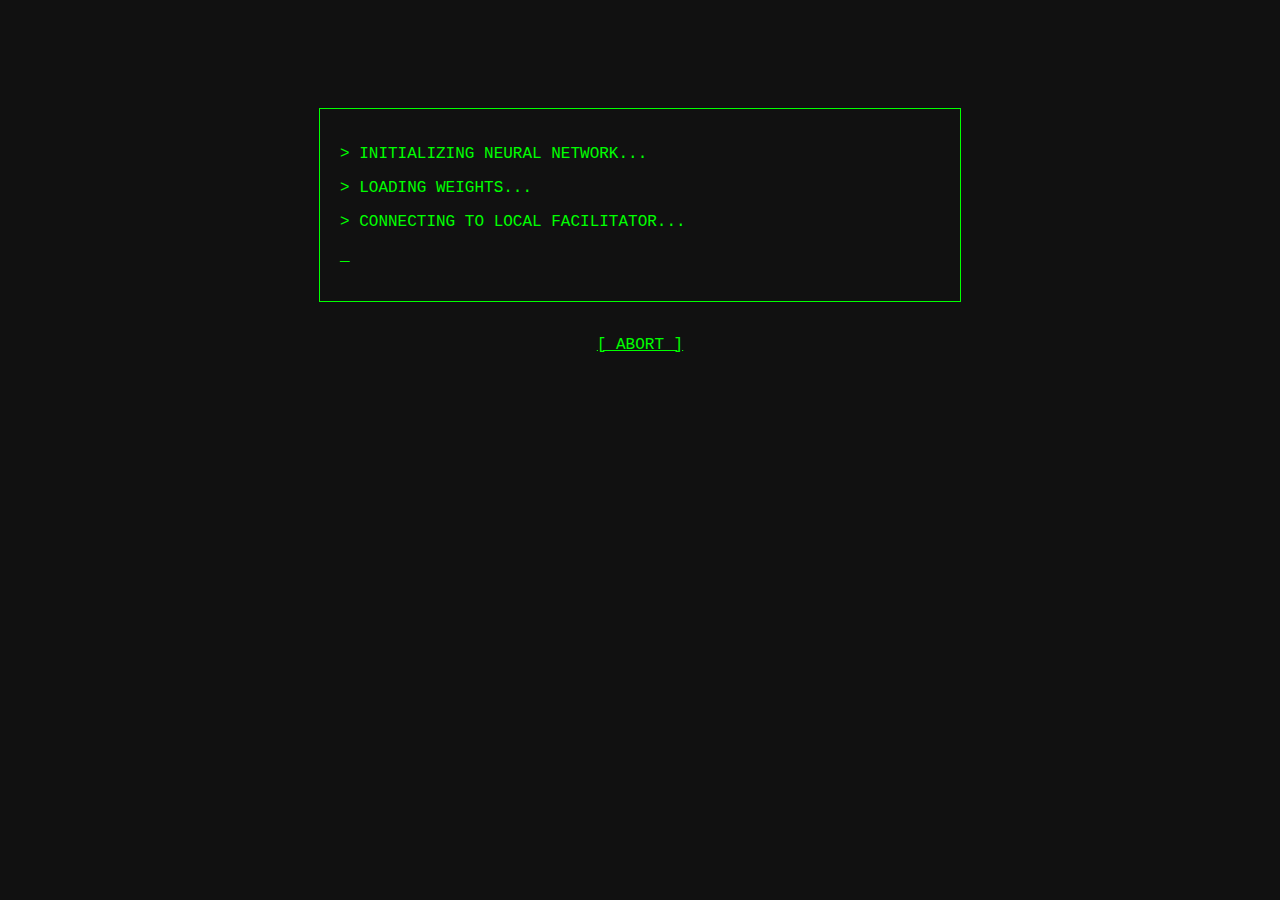
<file: ai-playground/index.html>
<!DOCTYPE html>
<html>
<head>
    <meta charset="UTF-8">
    <title>AI Playground</title>
    <style>
        body {
            background-color: #111;
            color: #0F0;
            font-family: "Courier New", monospace;
            text-align: center;
            padding-top: 100px;
        }
        .terminal {
            width: 600px;
            margin: 0 auto;
            border: 1px solid #0F0;
            padding: 20px;
            text-align: left;
        }
    </style>
</head>
<body>
    <div class="terminal">
        <p>> INITIALIZING NEURAL NETWORK...</p>
        <p>> LOADING WEIGHTS...</p>
        <p>> CONNECTING TO LOCAL FACILITATOR...</p>
        <p class="blink">_</p>
    </div>
    <br>
    <p><a href="../index.html" style="color: #0F0;">[ ABORT ]</a></p>
</body>
</html>
</file>
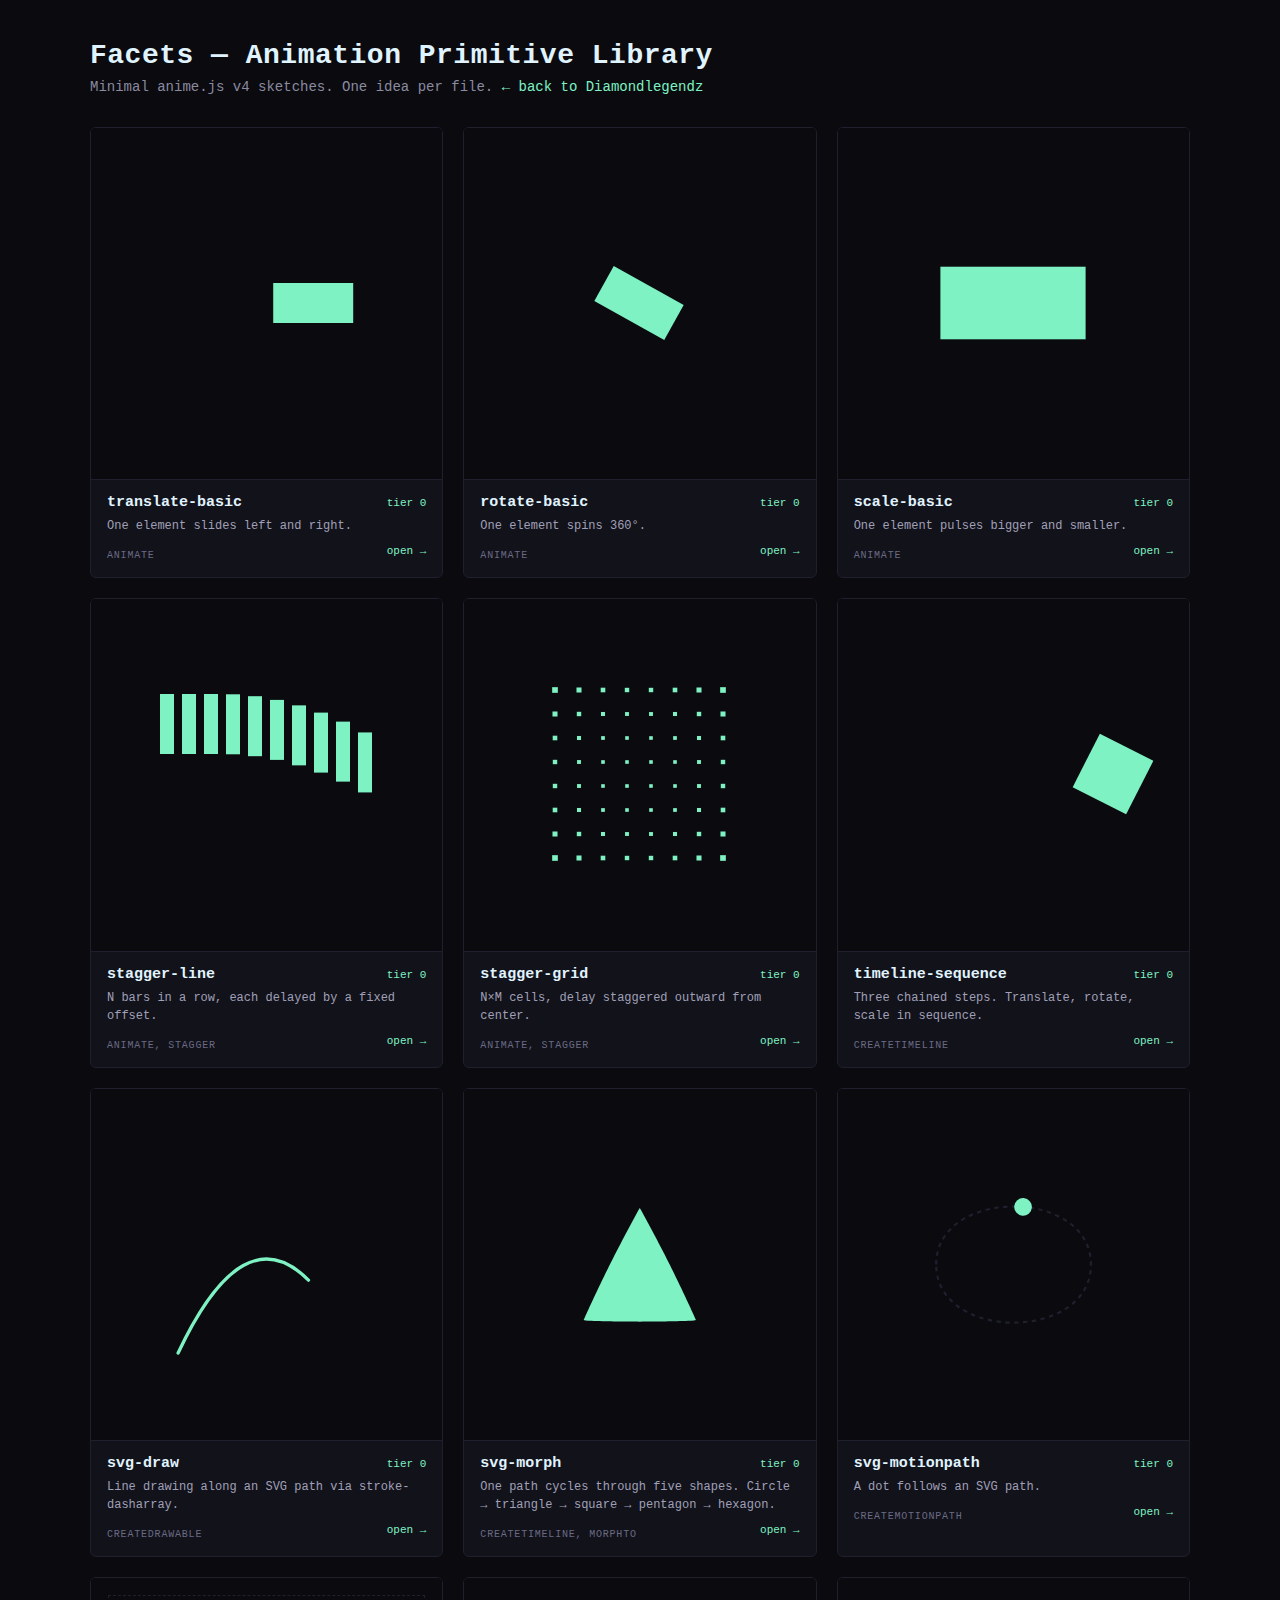
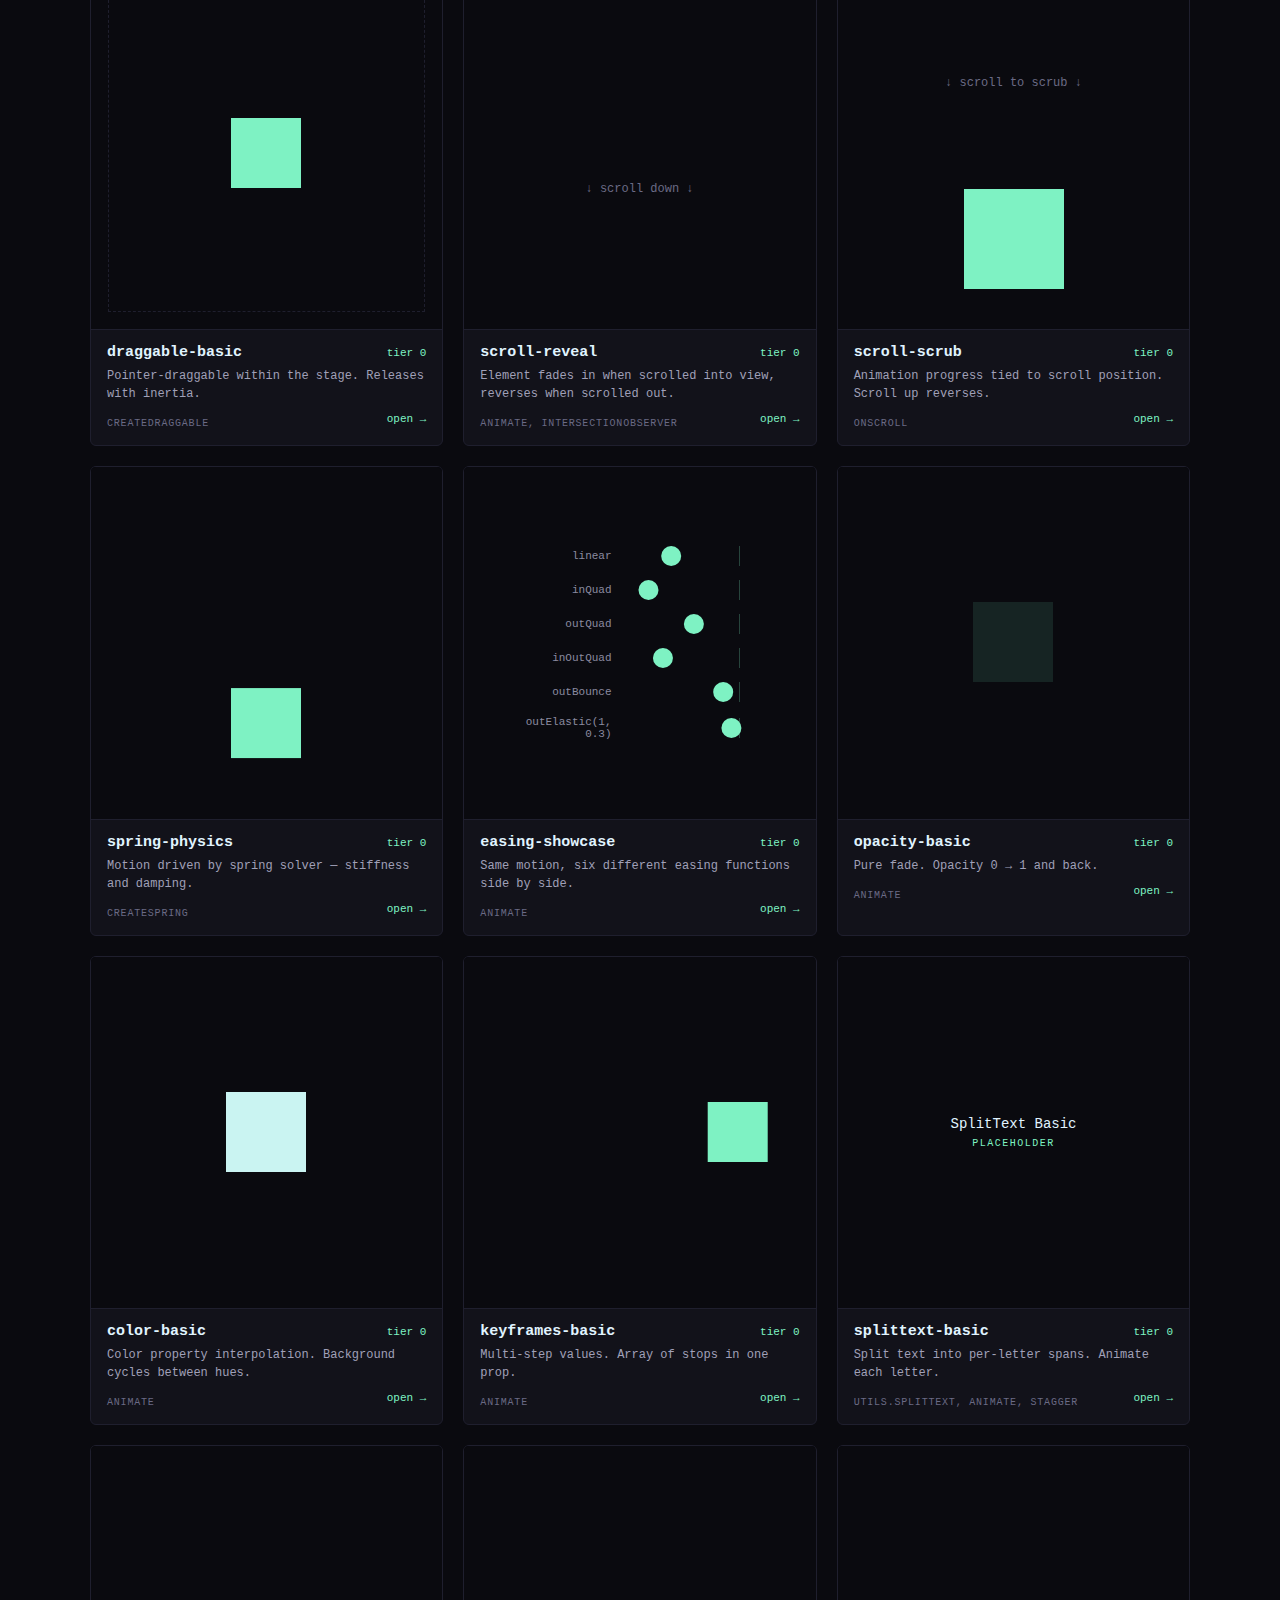
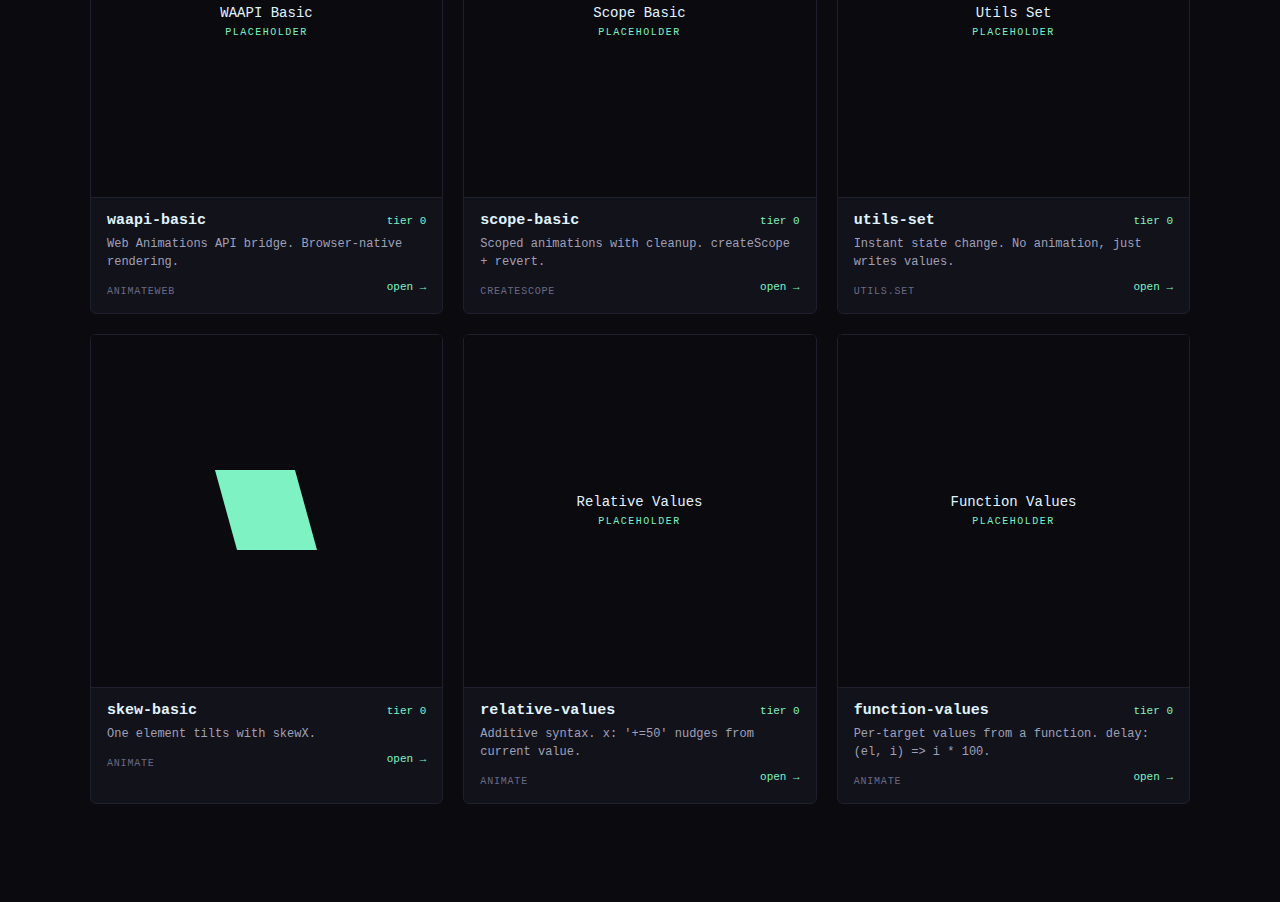
<file: facets/index.html>
<!DOCTYPE html>
<html lang="en">
<head>
<meta charset="UTF-8">
<meta name="viewport" content="width=device-width, initial-scale=1.0">
<title>Facets — Animation Primitive Library</title>
<style>
  html, body { margin: 0; background: #0a0a0f; color: #e8e8f0; font-family: ui-monospace, SFMono-Regular, Menlo, monospace; }
  body { padding: 40px 24px 80px; }
  header { max-width: 1100px; margin: 0 auto 32px; }
  h1 { margin: 0 0 8px; font-size: 28px; color: #e0f4ff; letter-spacing: 0.5px; }
  header p { margin: 0; color: #8a8aa0; font-size: 14px; }
  header a { color: #7ef2c3; text-decoration: none; }
  header a:hover { text-decoration: underline; }

  .grid { max-width: 1100px; margin: 0 auto; display: grid; grid-template-columns: repeat(auto-fill, minmax(300px, 1fr)); gap: 20px; }
  .card { background: #12121a; border: 1px solid #1f1f2e; border-radius: 6px; overflow: hidden; display: flex; flex-direction: column; }
  .card iframe { width: 100%; aspect-ratio: 1 / 1; border: 0; display: block; background: #0a0a0f; }
  .card .meta { padding: 14px 16px; border-top: 1px solid #1f1f2e; }
  .card .row { display: flex; justify-content: space-between; align-items: baseline; gap: 8px; }
  .card h2 { margin: 0; font-size: 15px; color: #e0f4ff; font-weight: 600; }
  .card .tier { font-size: 11px; color: #7ef2c3; }
  .card p { margin: 6px 0 10px; font-size: 12px; line-height: 1.5; color: #a0a0b8; }
  .card .apis { font-size: 10px; color: #6a6a85; text-transform: uppercase; letter-spacing: 0.8px; }
  .card a.open { font-size: 11px; color: #7ef2c3; text-decoration: none; float: right; }
  .card a.open:hover { text-decoration: underline; }
</style>
</head>
<body>
<header>
  <h1>Facets — Animation Primitive Library</h1>
  <p>Minimal anime.js v4 sketches. One idea per file. <a href="../index.html">← back to Diamondlegendz</a></p>
</header>

<main class="grid" id="grid"></main>

<script type="module">
const PRIMITIVES = [
  { id: 'translate-basic',   tier: 0, title: 'Translate Basic',   desc: 'One element slides left and right.',                             apis: 'animate' },
  { id: 'rotate-basic',      tier: 0, title: 'Rotate Basic',      desc: 'One element spins 360°.',                                        apis: 'animate' },
  { id: 'scale-basic',       tier: 0, title: 'Scale Basic',       desc: 'One element pulses bigger and smaller.',                         apis: 'animate' },
  { id: 'stagger-line',      tier: 0, title: 'Stagger Line',      desc: 'N bars in a row, each delayed by a fixed offset.',               apis: 'animate, stagger' },
  { id: 'stagger-grid',      tier: 0, title: 'Stagger Grid',      desc: 'N×M cells, delay staggered outward from center.',                apis: 'animate, stagger' },
  { id: 'timeline-sequence', tier: 0, title: 'Timeline Sequence', desc: 'Three chained steps. Translate, rotate, scale in sequence.',     apis: 'createTimeline' },
  { id: 'svg-draw',          tier: 0, title: 'SVG Draw',          desc: 'Line drawing along an SVG path via stroke-dasharray.',           apis: 'createDrawable' },
  { id: 'svg-morph',         tier: 0, title: 'SVG Morph',         desc: 'One path cycles through five shapes. Circle → triangle → square → pentagon → hexagon.', apis: 'createTimeline, morphTo' },
  { id: 'svg-motionpath',    tier: 0, title: 'SVG Motion Path',   desc: 'A dot follows an SVG path.',                                     apis: 'createMotionPath' },
  { id: 'draggable-basic',   tier: 0, title: 'Draggable Basic',   desc: 'Pointer-draggable within the stage. Releases with inertia.',     apis: 'createDraggable' },
  { id: 'scroll-reveal',     tier: 0, title: 'Scroll Reveal',     desc: 'Element fades in when scrolled into view, reverses when scrolled out.', apis: 'animate, IntersectionObserver' },
  { id: 'scroll-scrub',      tier: 0, title: 'Scroll Scrub',      desc: 'Animation progress tied to scroll position. Scroll up reverses.',apis: 'onScroll' },
  { id: 'spring-physics',    tier: 0, title: 'Spring Physics',    desc: 'Motion driven by spring solver — stiffness and damping.',        apis: 'createSpring' },
  { id: 'easing-showcase',   tier: 0, title: 'Easing Showcase',   desc: 'Same motion, six different easing functions side by side.',      apis: 'animate' },
  { id: 'opacity-basic',     tier: 0, title: 'Opacity Basic',     desc: 'Pure fade. Opacity 0 → 1 and back.',                             apis: 'animate' },
  { id: 'color-basic',       tier: 0, title: 'Color Basic',       desc: 'Color property interpolation. Background cycles between hues.',  apis: 'animate' },
  { id: 'keyframes-basic',   tier: 0, title: 'Keyframes Basic',   desc: 'Multi-step values. Array of stops in one prop.',                 apis: 'animate' },
  { id: 'splittext-basic',   tier: 0, title: 'SplitText Basic',   desc: 'Split text into per-letter spans. Animate each letter.',         apis: 'utils.splitText, animate, stagger' },
  { id: 'waapi-basic',       tier: 0, title: 'WAAPI Basic',       desc: 'Web Animations API bridge. Browser-native rendering.',           apis: 'animateWeb' },
  { id: 'scope-basic',       tier: 0, title: 'Scope Basic',       desc: 'Scoped animations with cleanup. createScope + revert.',          apis: 'createScope' },
  { id: 'utils-set',         tier: 0, title: 'Utils Set',         desc: 'Instant state change. No animation, just writes values.',        apis: 'utils.set' },
  { id: 'skew-basic',        tier: 0, title: 'Skew Basic',        desc: 'One element tilts with skewX.',                                  apis: 'animate' },
  { id: 'relative-values',   tier: 0, title: 'Relative Values',   desc: "Additive syntax. x: '+=50' nudges from current value.",          apis: 'animate' },
  { id: 'function-values',   tier: 0, title: 'Function Values',   desc: 'Per-target values from a function. delay: (el, i) => i * 100.',  apis: 'animate' },
];

const grid = document.getElementById('grid');
for (const p of PRIMITIVES) {
  const url = `primitives/tier-${p.tier}/${p.id}/`;
  const card = document.createElement('article');
  card.className = 'card';
  card.innerHTML = `
    <iframe src="${url}" loading="lazy" title="${p.id}"></iframe>
    <div class="meta">
      <div class="row">
        <h2>${p.id}</h2>
        <span class="tier">tier ${p.tier}</span>
      </div>
      <p>${p.desc}</p>
      <span class="apis">${p.apis}</span>
      <a class="open" href="${url}" target="_blank">open →</a>
    </div>`;
  grid.appendChild(card);
}
</script>
</body>
</html>
</file>
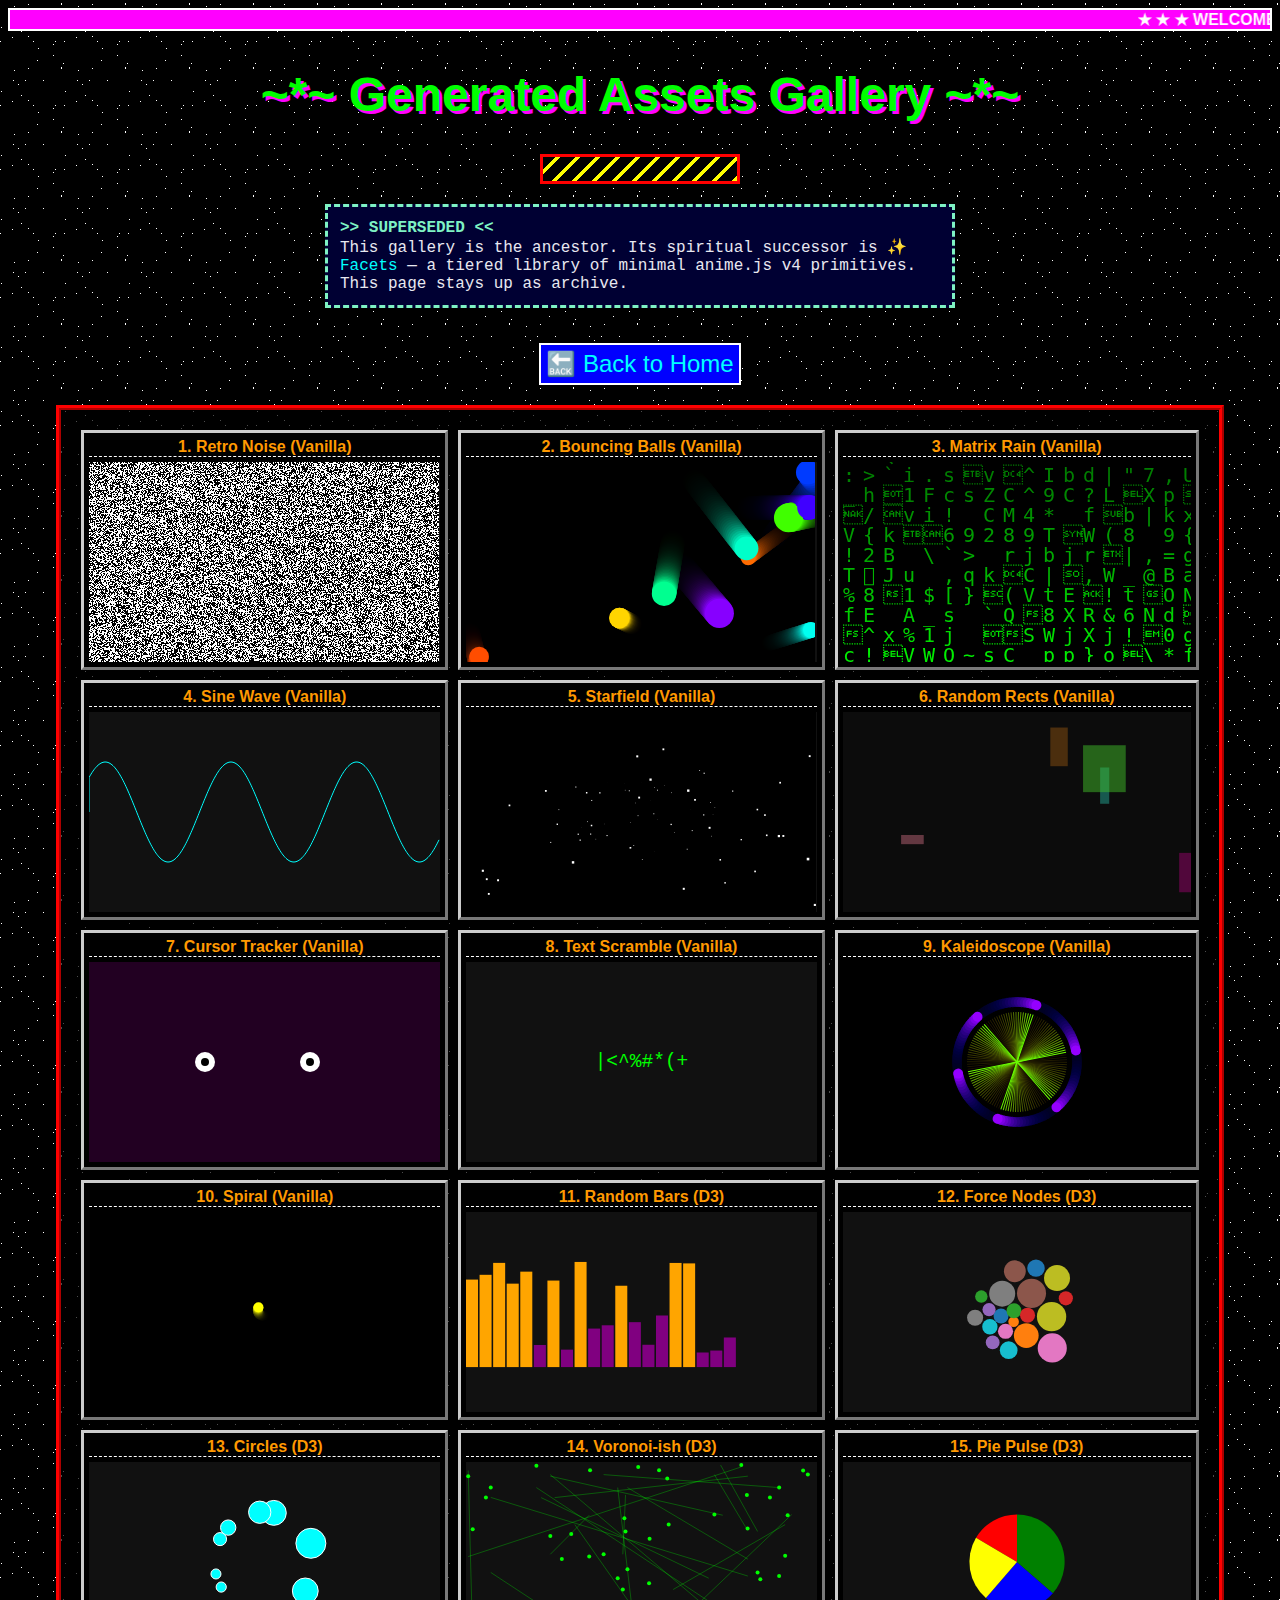
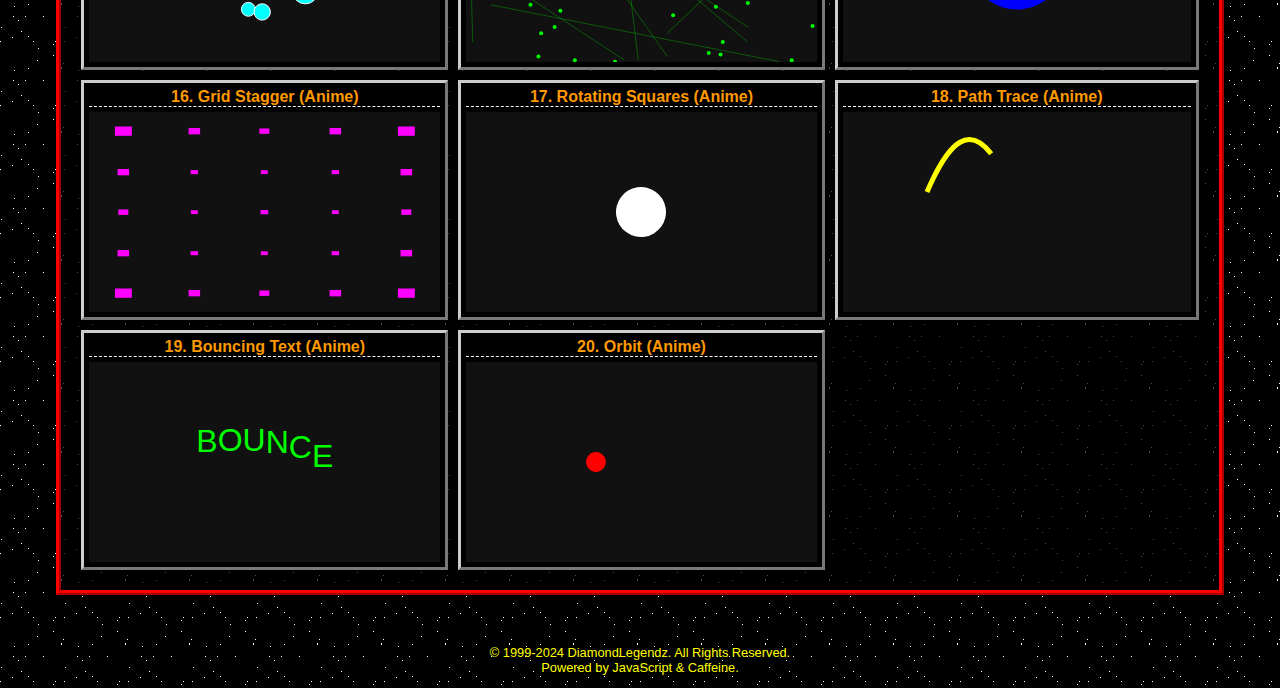
<file: generated-gallery/index.html>
<!DOCTYPE html>
<html>
<head>
    <meta charset="UTF-8">
    <title>~*~ THE GENERATED ASSETS GALLERY ~*~</title>
    <style>
        body {
            background-color: #000033; /* Dark Blue */
            background-image: url('../assets/bg.gif');
            color: #FFFF00; /* Bright Yellow */
            font-family: "Comic Sans MS", "Chalkboard SE", sans-serif;
            text-align: center;
        }

        a {
            color: #00FFFF; /* Cyan links */
            text-decoration: none;
        }

        a:hover {
            color: #FF00FF; /* Magenta hover */
            text-decoration: underline;
            background-color: white;
        }

        h1 {
            font-size: 3em;
            color: #00FF00; /* Green */
            text-shadow: 3px 3px #FF00FF; /* Magenta shadow */
            animation: pulse 2s infinite;
        }

        @keyframes pulse {
            0% { transform: scale(1); }
            50% { transform: scale(1.05); }
            100% { transform: scale(1); }
        }

        .gallery-container {
            width: 90%;
            margin: 0 auto;
            border: 5px ridge #FF0000;
            background-color: rgba(0, 0, 0, 0.7);
            padding: 10px;
        }

        table {
            width: 100%;
            border-collapse: separate;
            border-spacing: 10px;
        }

        td {
            border: 3px outset #CCCCCC;
            background-color: black;
            padding: 5px;
            vertical-align: top;
            width: 33%; /* 3 columns */
        }

        .asset-title {
            font-weight: bold;
            color: #FF9900; /* Orange */
            margin-bottom: 5px;
            border-bottom: 1px dashed white;
        }

        .asset-canvas-container {
            width: 100%;
            height: 200px; /* Fixed height for consistency */
            overflow: hidden;
            position: relative;
            background-color: #111;
        }

        canvas {
            display: block;
        }

        .blink {
            animation: blinker 1s linear infinite;
        }

        @keyframes blinker {
            50% { opacity: 0; }
        }

        .back-link {
            font-size: 1.5em;
            margin: 20px;
            display: inline-block;
            border: 2px solid white;
            padding: 5px;
            background-color: blue;
        }
    </style>
    <!-- Libraries -->
    <script src="lib/d3.min.js"></script>
    <script src="lib/anime.min.js"></script>
</head>
<body>

    <marquee scrollamount="15" bgcolor="#FF00FF" style="border: 2px solid white; color: white; font-weight: bold;">
        ★ ★ ★ WELCOME TO THE GALLERY OF THE FUTURE ★ ★ ★ 20 GENERATED MASTERPIECES ★ ★ ★
    </marquee>

    <h1>~*~ Generated Assets Gallery ~*~</h1>

    <p><img src="../assets/construction.gif" alt="Under Construction"></p>

    <div style="border: 3px dashed #7ef2c3; background: #000033; color: #e8e8f0; padding: 12px; margin: 15px auto; max-width: 600px; font-family: 'Courier New', monospace; text-align: left;">
        <strong style="color:#7ef2c3;">&gt;&gt; SUPERSEDED &lt;&lt;</strong><br>
        This gallery is the ancestor. Its spiritual successor is
        <a href="../facets/index.html" style="color:#00FFFF;">✨ Facets</a> —
        a tiered library of minimal anime.js v4 primitives. This page stays up as archive.
    </div>

    <div class="back-link">
        <a href="../index.html">🔙 Back to Home</a>
    </div>

    <div class="gallery-container">
        <table id="gallery-table">
            <!-- Content will be injected by JS -->
        </table>
    </div>

    <p style="font-size: 0.8em; margin-top: 50px;">
        &copy; 1999-2024 DiamondLegendz. All Rights Reserved.<br>
        Powered by JavaScript & Caffeine.
    </p>

    <script src="gallery.js"></script>
</body>
</html>
</file>
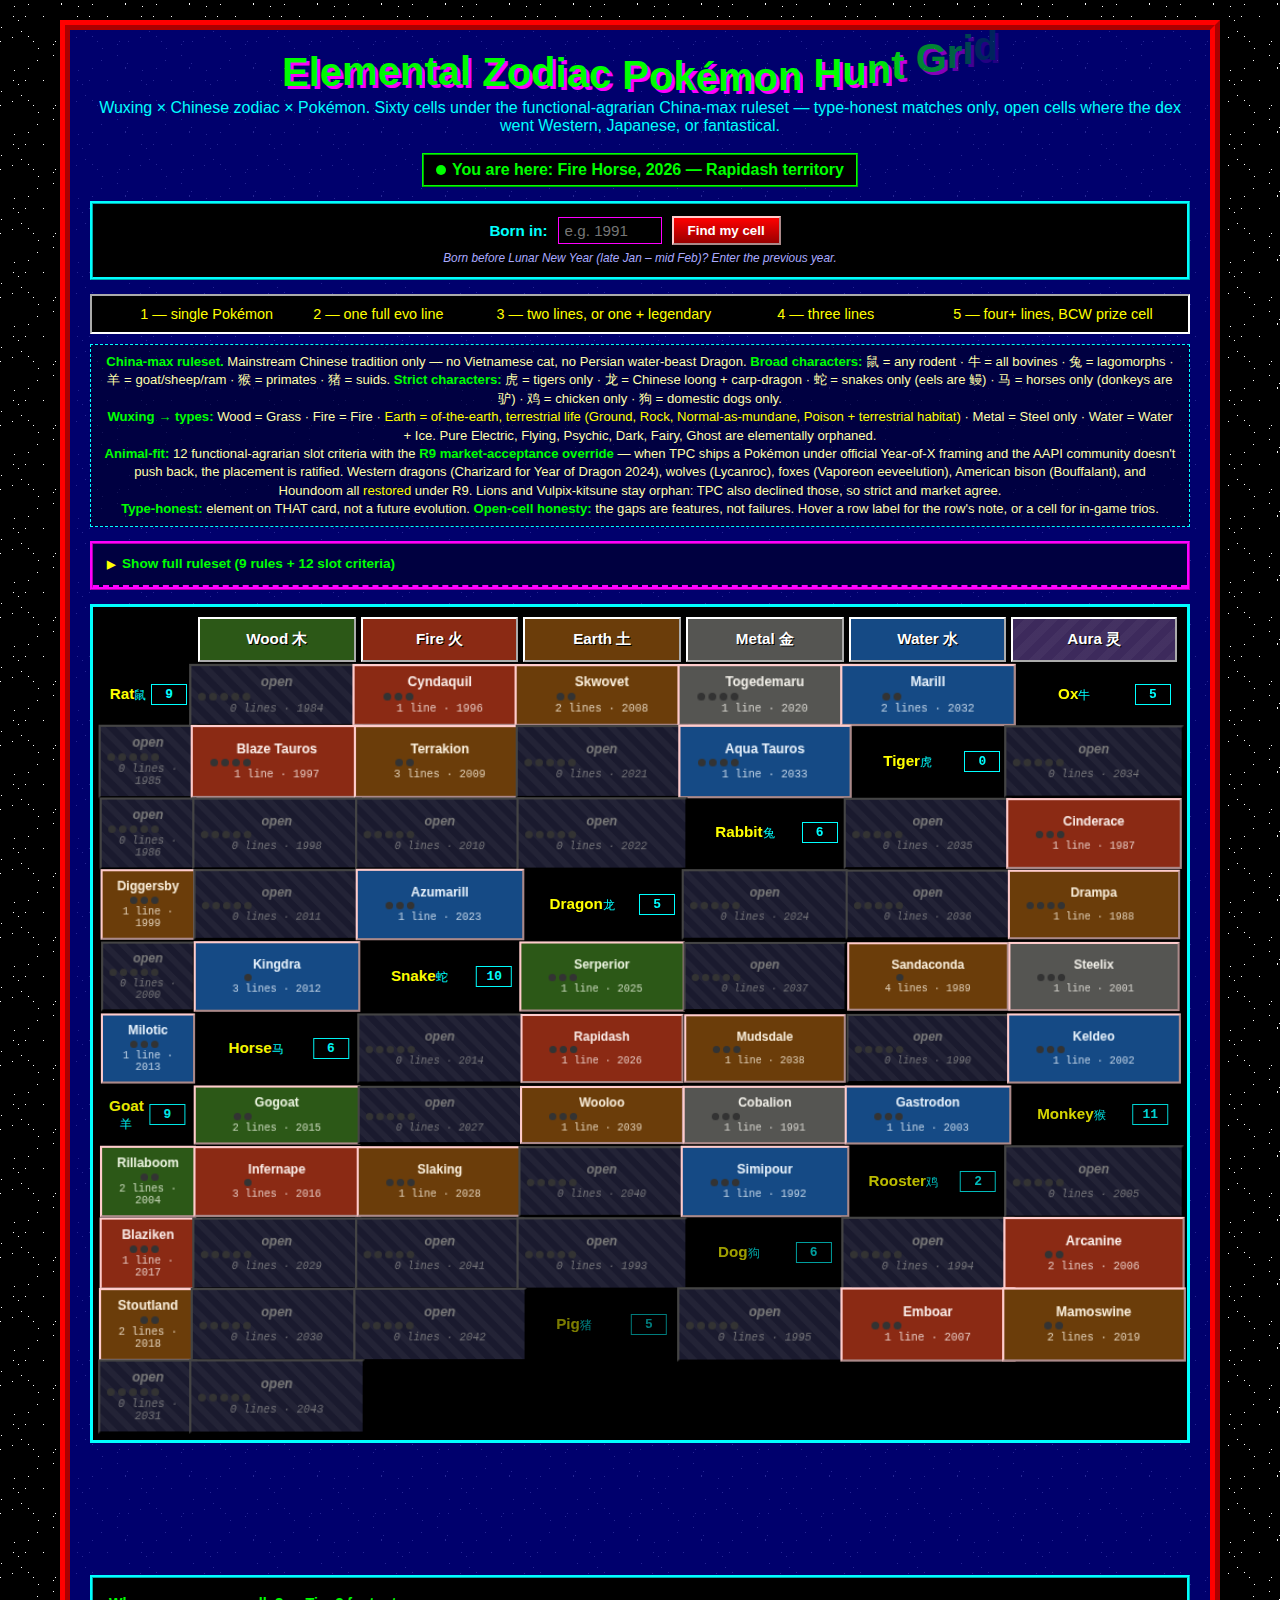
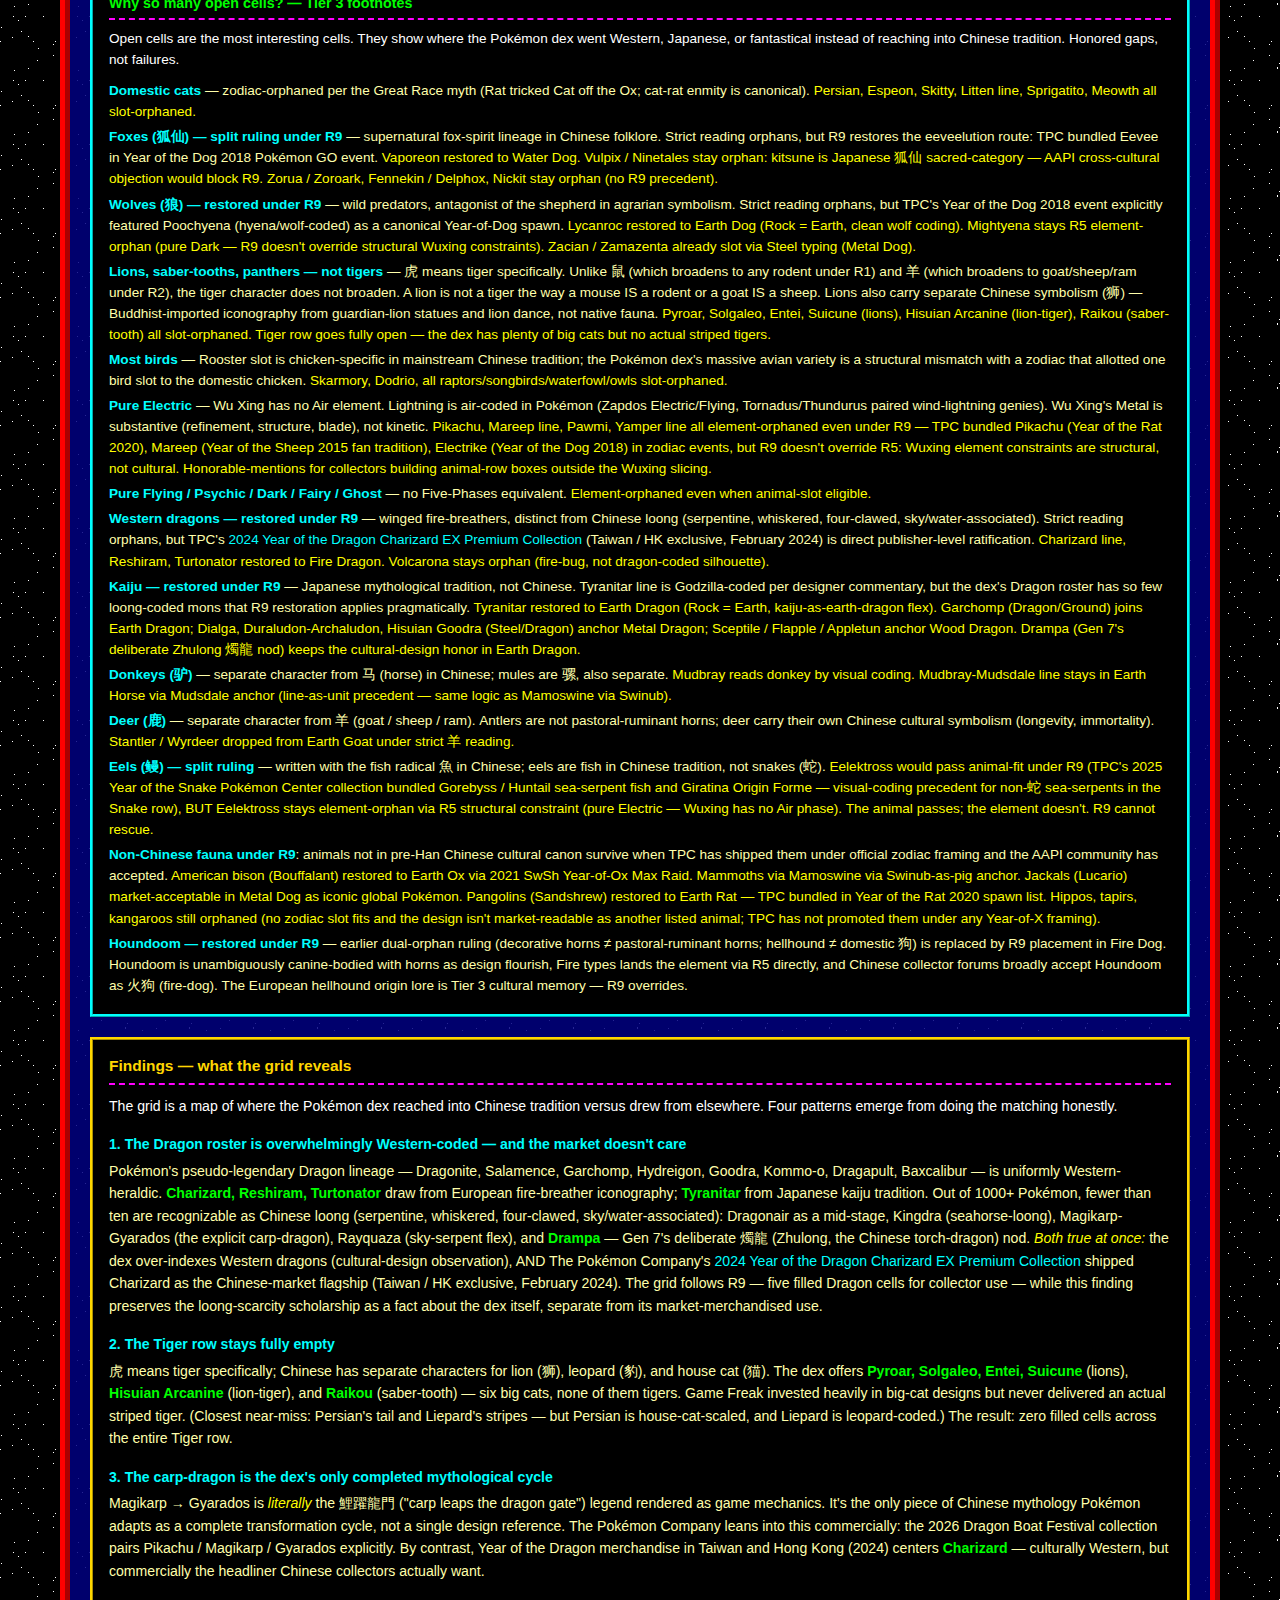
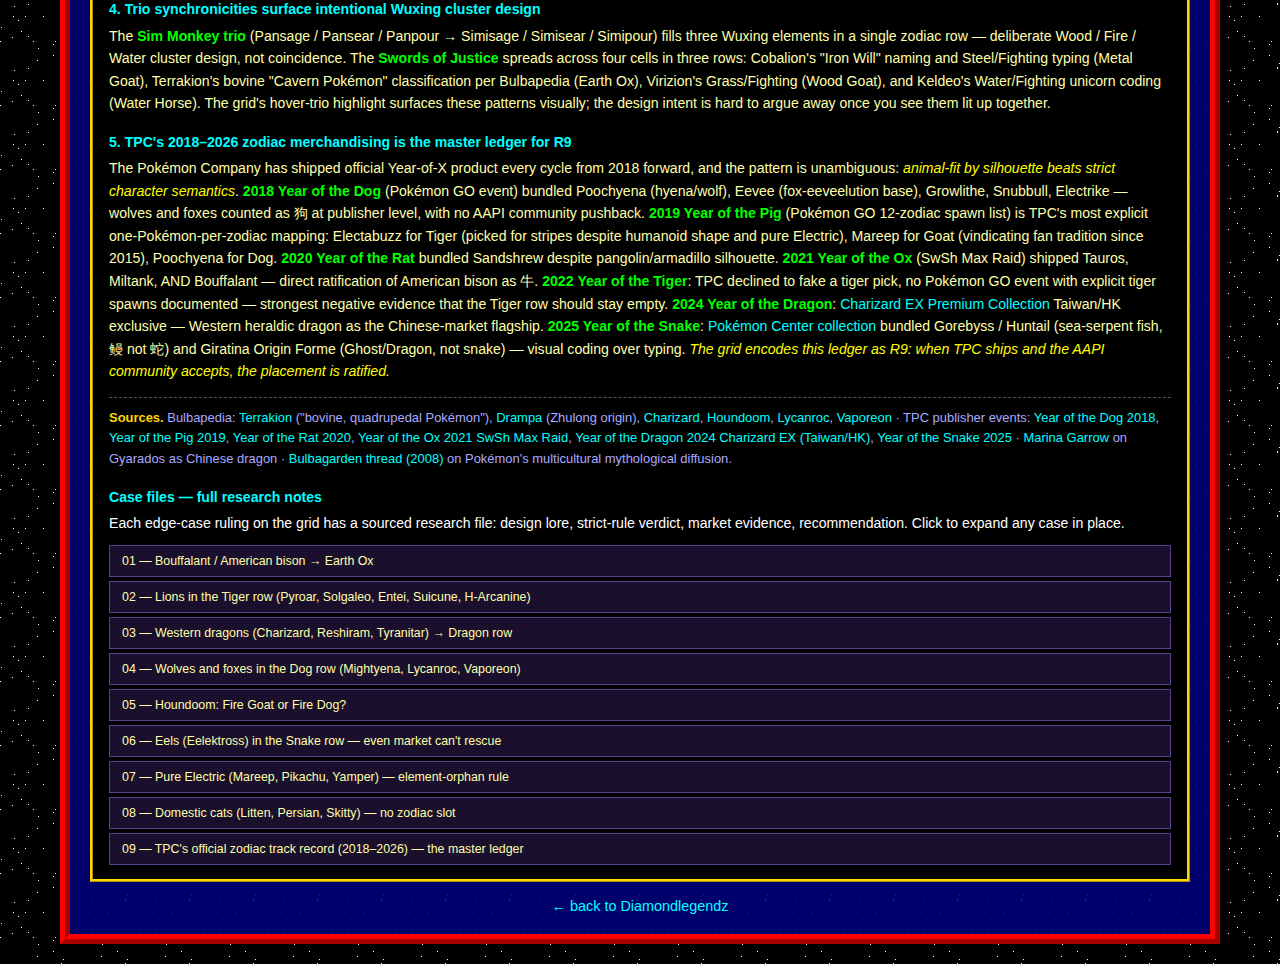
<file: pokemon-zodiac/index.html>
<!DOCTYPE html>
<html>
<head>
<meta charset="UTF-8">
<meta http-equiv="Content-Security-Policy"
    content="default-src 'self'; style-src 'self' 'unsafe-inline'; script-src 'self'; img-src 'self' data:;">
<title>Elemental Zodiac Pokémon Hunt Grid</title>
<link rel="icon" href="data:image/svg+xml,%3Csvg xmlns='http://www.w3.org/2000/svg' viewBox='0 0 16 16'%3E%3Crect width='16' height='16' fill='%23000080'/%3E%3Ctext x='8' y='12' font-size='12' text-anchor='middle' fill='%2300FF00' font-family='monospace'%3E龙%3C/text%3E%3C/svg%3E">
<meta name="viewport" content="width=device-width, initial-scale=1.0">
<style>
  body {
    background-image: url('../assets/bg.gif');
    color: #FFFF00;
    font-family: "Comic Sans MS", "Chalkboard SE", sans-serif;
    text-align: center;
    margin: 0;
    padding: 20px 0;
  }
  a { color: #00FFFF; text-decoration: none; }
  a:hover { color: #FF00FF; text-decoration: underline; background-color: white; }
  .container {
    width: 95%;
    max-width: 1100px;
    margin: 0 auto;
    background-color: rgba(0, 0, 128, 0.85);
    border: 10px ridge #FF0000;
    padding: 20px;
  }
  h1 {
    font-size: 2.5em;
    color: #00FF00;
    text-shadow: 3px 3px #FF00FF;
    margin: 0 0 4px;
  }
  h1 .ch { display: inline-block; }
  .subtitle { color: #00FFFF; font-size: 1em; margin-bottom: 12px; }
  .now-tag {
    display: inline-flex; align-items: center; gap: 6px;
    background: black; border: 2px ridge #00FF00; color: #00FF00;
    padding: 6px 12px; margin: 6px 0 14px; font-weight: bold;
  }
  .now-dot { width: 10px; height: 10px; border-radius: 50%; background: #00FF00; }
  .legend {
    display: flex; flex-wrap: wrap; justify-content: center; gap: 14px;
    background: black; border: 2px inset white;
    padding: 10px; margin: 0 0 14px; font-size: 0.9em;
    color: #FFFF00;
  }
  .legend span { display: inline-flex; align-items: center; gap: 6px; }

  .dots { display: inline-flex; gap: 3px; align-items: center; }
  .dot { width: 7px; height: 7px; border-radius: 50%; background: #333; display: inline-block; }
  .dot.on { background: #FFFF00; box-shadow: 0 0 4px rgba(255,255,0,0.7); }

  .zl-name { flex: 1; }
  .zl-rowdepth {
    color: #00FFFF; font-family: "Courier New", monospace; font-size: 0.85em;
    background: #000; padding: 2px 6px; border: 1px solid #00FFFF;
    min-width: 22px; text-align: center;
  }

  .zg {
    display: grid;
    grid-template-columns: 90px repeat(5, 1fr) minmax(0, 1.05fr);
    gap: 5px;
    background: black;
    padding: 10px;
    border: 3px solid cyan;
  }
  .zh {
    padding: 10px 6px; text-align: center; font-weight: bold;
    border: 2px outset white; font-size: 0.95em;
  }
  .zl {
    padding: 8px 6px; font-weight: bold; font-size: 0.95em;
    display: flex; align-items: center; justify-content: flex-start;
    color: #FFFF00; gap: 4px;
    cursor: help; transition: background 0.15s;
  }
  .zl:hover { background: rgba(255,255,0,0.08); }
  .zlsub { font-size: 0.8em; color: #00FFFF; font-weight: normal; }
  .zc {
    padding: 8px 6px; min-height: 56px;
    border: 2px outset #ffcccc;
    cursor: pointer;
    display: flex; flex-direction: column; justify-content: center; gap: 2px;
    font-family: inherit;
    will-change: transform;
  }
  .zc:active { border-style: inset; }
  .zn { font-weight: bold; font-size: 0.9em; line-height: 1.15; }
  .zy { font-size: 0.75em; opacity: 0.8; font-family: "Courier New", monospace; }

  .e-wood  { background: #2C5817; color: #EAF3DE; }
  .e-fire  { background: #8B2A14; color: #FAECE7; }
  .e-earth { background: #6B3D0A; color: #FAEEDA; }
  .e-metal { background: #555552; color: #F1EFE8; }
  .e-water { background: #154A85; color: #E6F1FB; }
  .e-agnostic {
    background: #3D2A5C;
    color: #ECE0F7;
    background-image: repeating-linear-gradient(
      135deg,
      transparent 0px,
      transparent 8px,
      rgba(255,255,255,0.035) 8px,
      rgba(255,255,255,0.035) 16px
    );
  }
  .e-open  {
    background-color: #1a1a2e;
    background-image: repeating-linear-gradient(
      45deg,
      transparent 0px,
      transparent 6px,
      rgba(255,255,255,0.04) 6px,
      rgba(255,255,255,0.04) 12px
    );
    color: #888; font-style: italic;
    border-color: #444;
  }
  .e-open .zn { color: #777; }

  .zc.zc-selected {
    outline: 3px solid #FFFF00 !important;
    outline-offset: -3px !important;
    z-index: 2;
  }
  .zc.zc-selected .zn { color: #FFFF00; }

  .zh.e-wood, .zh.e-fire, .zh.e-earth, .zh.e-metal, .zh.e-water, .zh.e-agnostic { color: white; text-shadow: 1px 1px black; }

  #panel {
    margin: 18px 0 0;
    background: black;
    border: 3px ridge #FF00FF;
    padding: 14px;
    text-align: left;
    color: #FFFF00;
    min-height: 60px;
    opacity: 0;
    transform: translateY(20px);
  }
  #panel .ptitle { color: #00FF00; font-weight: bold; margin-bottom: 6px; font-size: 1.05em; }
  #panel .pyears { color: #00FFFF; font-family: "Courier New", monospace; font-size: 0.85em; margin-bottom: 8px; }
  #panel .pdepth { color: #FFFF00; font-size: 0.9em; margin-bottom: 10px; display: flex; align-items: center; gap: 8px; flex-wrap: wrap; }
  #panel .pcount { color: #AAAAFF; font-family: "Courier New", monospace; font-size: 0.85em; }
  #panel .pmembers { margin: 0; padding-left: 22px; color: #FFFFAA; font-size: 0.9em; line-height: 1.5; }
  #panel .pmembers li { margin-bottom: 2px; }
  #panel .pempty { color: #AAAAFF; font-style: italic; font-size: 0.9em; }
  #panel .ptrio { margin-top: 10px; padding-top: 8px; border-top: 1px dashed #555; color: #FFD700; font-size: 0.85em; }
  #panel.empty .ptitle { color: #00FFFF; }
  #panel.empty .pdesc { color: #AAAAFF; font-style: italic; font-size: 0.9em; }

  .back { margin-top: 16px; font-size: 0.9em; }

  .lookup {
    background: black; border: 3px ridge #00FFFF;
    padding: 12px; margin: 0 0 14px; text-align: left;
    color: #FFFF00; font-size: 0.95em;
  }
  .lookup-row { display: flex; flex-wrap: wrap; gap: 10px; align-items: center; justify-content: center; }
  .lookup label { color: #00FFFF; font-weight: bold; }
  .lookup input {
    background: black; color: #FFFF00; border: 1px solid #FF00FF;
    font-family: inherit; padding: 4px 6px; width: 90px; font-size: 1em;
  }
  .lookup button {
    background: linear-gradient(to bottom, #ff0000, #990000);
    border: 2px outset #ffcccc; color: white;
    font-family: "Comic Sans MS", sans-serif; font-weight: bold;
    padding: 5px 14px; cursor: pointer;
  }
  .lookup button:active { border-style: inset; }
  .lookup-out { margin-top: 8px; font-size: 0.9em; color: #00FF00; min-height: 1em; }
  .lookup-hint { font-size: 0.78em; color: #AAAAFF; margin-top: 6px; text-align: center; font-style: italic; }

  .rules {
    background: rgba(0,0,0,0.4); border: 1px dashed #00FFFF;
    padding: 8px 12px; margin: -4px 0 14px;
    font-size: 0.82em; color: #FFFFAA; line-height: 1.4;
  }
  .rules strong { color: #00FF00; }
  .rules em { color: #FFFF00; font-style: normal; }
  .rules-sep { color: #555; margin: 0 6px; }

  .full-rules {
    background: black;
    border: 3px ridge #FF00FF;
    padding: 0;
    margin: 0 0 14px;
    text-align: left;
    color: #FFFFAA;
    font-size: 0.85em;
    line-height: 1.5;
  }
  .full-rules > summary {
    cursor: pointer;
    padding: 10px 14px;
    color: #00FF00;
    font-weight: bold;
    background: #000040;
    border-bottom: 2px dashed #FF00FF;
    list-style: none;
    user-select: none;
  }
  .full-rules > summary::-webkit-details-marker { display: none; }
  .full-rules > summary::before {
    content: '▶ ';
    color: #FFFF00;
    font-size: 0.8em;
    margin-right: 4px;
  }
  .full-rules[open] > summary::before { content: '▼ '; }
  .full-rules .rules-body { padding: 12px 16px; }
  .full-rules h4 {
    color: #00FFFF;
    margin: 12px 0 6px;
    font-size: 1em;
    border-bottom: 1px dashed #555;
    padding-bottom: 3px;
  }
  .full-rules h4:first-child { margin-top: 0; }
  .full-rules ol { margin: 4px 0 8px; padding-left: 24px; }
  .full-rules li { margin-bottom: 4px; }
  .full-rules .r-id { color: #00FF00; font-weight: bold; font-family: "Courier New", monospace; }
  .full-rules .rule-broad,
  .full-rules .rule-strict {
    display: inline-block;
    font-size: 0.7em;
    padding: 1px 6px;
    border-radius: 2px;
    margin-left: 4px;
    font-weight: bold;
    font-family: "Courier New", monospace;
    letter-spacing: 0.5px;
    vertical-align: middle;
  }
  .full-rules .rule-broad  { background: #00FF00; color: black; }
  .full-rules .rule-strict { background: #FF4040; color: white; }
  .full-rules .crit-anchor { color: #FFFF00; font-weight: bold; }
  .full-rules em { color: #FFFFFF; font-style: italic; }

  .zc.trio-hl { outline: 3px solid #FFD700; outline-offset: -3px; z-index: 1; }
  .zc.trio-hl.trio-swords  { outline-color: #C0C0FF; }
  .zc.trio-hl.trio-sims    { outline-color: #FF8FB1; }

  .trio-toast {
    position: fixed; bottom: 20px; left: 50%; transform: translateX(-50%);
    background: black; border: 2px solid #FFD700; color: #FFD700;
    padding: 8px 14px; font-weight: bold; font-size: 0.9em;
    pointer-events: none; opacity: 0;
    z-index: 100;
  }

  .orphans {
    margin: 20px 0 0;
    background: black;
    border: 3px ridge #00FFFF;
    padding: 14px 16px;
    text-align: left;
    color: #FFFFAA;
    font-size: 0.85em;
    line-height: 1.55;
  }
  .orphans h3 {
    color: #00FF00;
    margin: 0 0 8px;
    font-size: 1.05em;
    border-bottom: 2px dashed #FF00FF;
    padding-bottom: 4px;
  }
  .orphans p { margin: 4px 0; }
  .orphans em { color: #FFFF00; font-style: normal; }
  .orphans .group { color: #00FFFF; font-weight: bold; }
  .orphans .lead { color: #FFFFFF; margin-bottom: 10px; }

  .findings {
    margin: 20px 0 0;
    background: black;
    border: 3px ridge #FFD700;
    padding: 14px 16px;
    text-align: left;
    color: #FFFFAA;
    font-size: 0.88em;
    line-height: 1.6;
  }
  .findings h3 {
    color: #FFD700;
    margin: 0 0 10px;
    font-size: 1.1em;
    border-bottom: 2px dashed #FF00FF;
    padding-bottom: 4px;
  }
  .findings h4 {
    color: #00FFFF;
    margin: 16px 0 4px;
    font-size: 1em;
  }
  .findings p { margin: 4px 0 8px; }
  .findings em { color: #FFFF00; font-style: italic; }
  .findings strong { color: #00FF00; }
  .findings a { color: #00FFFF; }
  .findings a:hover { color: #FF00FF; background: white; text-decoration: underline; }
  .findings .lead { color: #FFFFFF; margin-bottom: 10px; }
  .findings .sources {
    margin-top: 14px;
    padding-top: 10px;
    border-top: 1px dashed #555;
    font-size: 0.92em;
    color: #AAAAFF;
  }
  .findings .sources strong { color: #FFD700; }

  .case-files {
    list-style: none; padding: 0; margin: 8px 0 0;
    display: grid; gap: 4px;
  }
  .case-toggle {
    width: 100%; text-align: left;
    background: #1a0f2c; color: #FFFFAA;
    border: 1px solid #5A3F8C;
    font-family: inherit; font-size: 0.88em;
    padding: 8px 12px; cursor: pointer;
    transition: background 0.12s, border-color 0.12s;
  }
  .case-toggle:hover { background: #2D1B4A; border-color: #9D7FCC; color: #FFFF66; }
  .case-toggle.active { background: #4A2D7A; border-color: #FFD700; color: #FFD700; }
  .case-panel {
    margin-top: 10px; background: #0a0518;
    border: 2px ridge #9D7FCC; padding: 14px 18px;
    color: #ECE0F7; line-height: 1.6;
  }
  .case-panel-head {
    display: flex; justify-content: space-between; align-items: center;
    border-bottom: 1px dashed #5A3F8C; padding-bottom: 6px; margin-bottom: 10px;
  }
  .case-title { color: #FFD700; font-weight: bold; font-size: 1em; }
  .case-close {
    background: black; color: #FF66CC; border: 1px solid #FF66CC;
    font-family: inherit; font-size: 1.1em; line-height: 1;
    width: 28px; height: 28px; cursor: pointer;
    display: flex; align-items: center; justify-content: center;
  }
  .case-close:hover { background: #FF66CC; color: black; }
  .case-body h1 { font-size: 1.15em; color: #00FF00; text-shadow: none; margin: 0 0 8px; }
  .case-body h2 { font-size: 1em; color: #00FFFF; border-bottom: 1px dashed #555; padding-bottom: 3px; margin: 14px 0 6px; }
  .case-body h3 { font-size: 0.95em; color: #FFD700; margin: 10px 0 4px; }
  .case-body p { margin: 6px 0; font-size: 0.9em; }
  .case-body ul, .case-body ol { padding-left: 22px; font-size: 0.9em; margin: 6px 0; }
  .case-body li { margin-bottom: 3px; }
  .case-body code { background: #1a1a2e; color: #FF99CC; padding: 1px 4px; font-family: "Courier New", monospace; font-size: 0.88em; }
  .case-body strong { color: #00FF00; }
  .case-body em { color: #FFFF00; font-style: italic; }
  .case-body a { color: #00FFFF; }
  .case-body a:hover { color: #FF00FF; background: white; }
  .case-body hr { border: none; border-top: 1px dashed #5A3F8C; margin: 14px 0; }
  .case-body table {
    border-collapse: collapse; margin: 8px 0; font-size: 0.85em; width: 100%;
  }
  .case-body th, .case-body td {
    border: 1px solid #5A3F8C; padding: 4px 8px; text-align: left;
    vertical-align: top;
  }
  .case-body th { background: #2D1B4A; color: #FFD700; }
  .case-body blockquote {
    border-left: 3px solid #9D7FCC; padding-left: 10px;
    color: #BFAFCF; margin: 8px 0; font-style: italic;
  }
  .case-body .case-loading { color: #AAAAFF; font-style: italic; }
  .case-body .case-error { color: #FF6666; }

  @media (max-width: 700px) {
    .zg { grid-template-columns: 70px repeat(5, 1fr) minmax(0, 1.05fr); font-size: 0.78em; }
    .zl { font-size: 0.8em; }
    h1 { font-size: 1.6em; }
  }
</style>
</head>
<body>
<div class="container">

  <h1 id="title">Elemental Zodiac Pokémon Hunt Grid</h1>
  <div class="subtitle">Wuxing × Chinese zodiac × Pokémon. Sixty cells under the functional-agrarian China-max ruleset — type-honest matches only, open cells where the dex went Western, Japanese, or fantastical.</div>

  <div class="now-tag" id="nowtag">
    <span class="now-dot"></span>
    You are here: Fire Horse, 2026 — Rapidash territory
  </div>

  <div class="lookup">
    <div class="lookup-row">
      <label for="yr">Born in:</label>
      <input id="yr" type="number" min="1900" max="2100" placeholder="e.g. 1991" />
      <button id="yrbtn" type="button">Find my cell</button>
      <span class="lookup-out" id="yrout"></span>
    </div>
    <div class="lookup-hint">Born before Lunar New Year (late Jan – mid Feb)? Enter the previous year.</div>
  </div>

  <div class="legend">
    <span><span class="dots"><span class="dot on"></span></span> 1 — single Pokémon</span>
    <span><span class="dots"><span class="dot on"></span><span class="dot on"></span></span> 2 — one full evo line</span>
    <span><span class="dots"><span class="dot on"></span><span class="dot on"></span><span class="dot on"></span></span> 3 — two lines, or one + legendary</span>
    <span><span class="dots"><span class="dot on"></span><span class="dot on"></span><span class="dot on"></span><span class="dot on"></span></span> 4 — three lines</span>
    <span><span class="dots"><span class="dot on"></span><span class="dot on"></span><span class="dot on"></span><span class="dot on"></span><span class="dot on"></span></span> 5 — four+ lines, BCW prize cell</span>
  </div>

  <div class="rules">
    <strong>China-max ruleset.</strong> Mainstream Chinese tradition only — no Vietnamese cat, no Persian water-beast Dragon. <strong>Broad characters:</strong> 鼠 = any rodent · 牛 = all bovines · 兔 = lagomorphs · 羊 = goat/sheep/ram · 猴 = primates · 猪 = suids. <strong>Strict characters:</strong> 虎 = tigers only · 龙 = Chinese loong + carp-dragon · 蛇 = snakes only (eels are 鳗) · 马 = horses only (donkeys are 驴) · 鸡 = chicken only · 狗 = domestic dogs only.
    <br>
    <strong>Wuxing → types:</strong> Wood = Grass · Fire = Fire · <em>Earth = of-the-earth, terrestrial life (Ground, Rock, Normal-as-mundane, Poison + terrestrial habitat)</em> · Metal = Steel only · Water = Water + Ice. Pure Electric, Flying, Psychic, Dark, Fairy, Ghost are elementally orphaned.
    <br>
    <strong>Animal-fit:</strong> 12 functional-agrarian slot criteria with the <strong>R9 market-acceptance override</strong> — when TPC ships a Pokémon under official Year-of-X framing and the AAPI community doesn't push back, the placement is ratified. Western dragons (Charizard for Year of Dragon 2024), wolves (Lycanroc), foxes (Vaporeon eeveelution), American bison (Bouffalant), and Houndoom all <em>restored</em> under R9. Lions and Vulpix-kitsune stay orphan: TPC also declined those, so strict and market agree.
    <br>
    <strong>Type-honest:</strong> element on THAT card, not a future evolution. <strong>Open-cell honesty:</strong> the gaps are features, not failures. Hover a row label for the row's note, or a cell for in-game trios.
  </div>

  <details class="full-rules">
    <summary>Show full ruleset (9 rules + 12 slot criteria)</summary>
    <div class="rules-body">

      <h4>Tier 1 — Translation rules (Chinese tradition, character semantics)</h4>
      <ol>
        <li><span class="r-id">R1.</span> 鼠 (shǔ) = any rodent — rat, mouse, squirrel, beaver, agrarian pest broadly. <span class="rule-broad">BROAD</span></li>
        <li><span class="r-id">R2.</span> 羊 (yáng) = goat / sheep / ram interchangeable — horned ruminant. <span class="rule-broad">BROAD</span></li>
        <li><span class="r-id">R3.</span> 鸡 (jī) = chicken specifically — no other birds. <span class="rule-strict">STRICT</span></li>
        <li><span class="r-id">R4.</span> Lunar New Year date cutoff for birth-year flips — Jan / early Feb births get the previous year.</li>
      </ol>

      <h4>Tier 2 — Project rubrics</h4>
      <ol start="5">
        <li><span class="r-id">R5.</span> Wuxing → Pokémon types: Wood = Grass · Fire = Fire · <em>Earth = of-the-earth, terrestrial life (Ground / Rock / Normal-as-mundane / Poison + terrestrial habitat)</em> · Metal = Steel only · Water = Water + Ice. Pure Electric, Flying, Psychic, Dark, Fairy, Ghost are elementally orphaned (Wu Xing has no Air / spirit element). <em>R5 extension:</em> Poison-type Pokémon with terrestrial-habitat coding (cobras, skunks, sludge piles) extend to Earth — toxin is a lifecycle adaptation, not an elemental realm; Wu Xing has no poison phase, terrestrial poisons are chthonic / 土-coded by tradition. Aquatic, aerial, gaseous, and ghostly Poison-types do NOT get this extension.</li>
        <li><span class="r-id">R6.</span> Animal-slot uses the 12 functional-agrarian design criteria below; element uses type-honest (R5). A Pokémon must pass <em>both</em> matchers to fill a cell.</li>
        <li><span class="r-id">R7.</span> Cluster depth: 1 single → 2 line → 3 two-lines-or-line+legendary → 4 three-lines → 5 four+lines (BCW prize cell).</li>
        <li><span class="r-id">R8.</span> Open-cell honesty — no qualifying match means cell stays open. The gaps are annotated features of the source material, not failures.</li>
        <li><span class="r-id">R9.</span> <strong>Market-acceptance test (Tier 3 override).</strong> When The Pokémon Company ships a Pokémon under official zodiac / Wuxing framing — Pokémon GO Lunar New Year events, Year-of-X TCG product, Pokémon Center merchandise, Sword/Shield Max Raid events — and the AAPI community doesn't push back, the placement is ratified. TPC has access to cultural consultants the project doesn't; absence of community objection counts as positive ratification. <em>Examples:</em> Bouffalant in Year of the Ox 2021 SwSh Max Raid · Charizard as Year of the Dragon 2024 flagship (Taiwan / HK exclusive) · Poochyena, Eevee, Growlithe, Snubbull, Electrike all bundled in Year of the Dog 2018 Pokémon GO event · Sandshrew counted as rodent in Year of the Rat 2020 spawn list. <em>Limits:</em> R9 overrides Tier 3 fauna / cultural exclusions but does NOT override R5 element rules — Wuxing element constraints are structural, not cultural. Pure Electric (Pikachu, Mareep), pure Dark (Mightyena), pure Ghost stay element-orphaned even when TPC bundles them in Year-of-X events. R9 also doesn't apply when the AAPI community would object — Vulpix-Ninetales stays orphan because kitsune (Japanese 狐仙) is sacred-category cross-cultural, not just Chinese.</li>
      </ol>

      <h4>The 12 functional-agrarian slot criteria</h4>
      <p>The slot character's Chinese semantics dictate whether the criterion <strong>broadens</strong> (the character covers a family of similar animals) or stays <strong>strict</strong> (the character means that thing specifically). This is the structural ruling: lions and saber-tooths aren't tigers, the same way mice and rats are both rodents and sheep and goats are interchangeable.</p>
      <ol>
        <li><span class="crit-anchor">Rat (鼠)</span> <span class="rule-broad">BROAD</span> — small mammals with prominent incisors and a scampering body plan. Mice, rats, squirrels, beavers, hamsters, capybara-types. The agrarian pest broadly. Excludes shrews if not rodent-shaped, excludes rabbits (separate slot).</li>
        <li><span class="crit-anchor">Ox (牛)</span> <span class="rule-broad">BROAD</span> — 牛 covers all bovines: cattle, water buffalo (水牛), yak (牦牛), wild ox (野牛 — includes 北美野牛, North American bison), bulls, oxen. The agrarian plow animal broadly. Per Bulbapedia, Terrakion is "bovine, quadrupedal" — passes 牛 cleanly. <em>Bouffalant restored to Earth Ox under R9 — TPC ran Bouffalant as a Year-of-Ox 2021 SwSh Max Raid boss alongside Tauros and Miltank; AAPI community accepted, ratification stands.</em></li>
        <li><span class="crit-anchor">Tiger (虎)</span> <span class="rule-strict">STRICT</span> — actual tigers. Striped, solitary, predatory big cat with tiger silhouette. <em>Excludes lions (Buddhist-imported iconography, separate Chinese category 狮 — Pyroar, Solgaleo, Entei, Suicune all orphaned). Excludes saber-tooths (Raikou orphaned), leopards/panthers, and all domestic-scaled cats per the Great Race myth. The character does not broaden the way 鼠 and 羊 do.</em></li>
        <li><span class="crit-anchor">Rabbit (兔)</span> <span class="rule-broad">BROAD</span> — lagomorph: long ears, hopping body plan, herbivore. Rabbits and hares. The moon-rabbit (玉兔) is canonical Chinese imagery — lunar / medicinal / agrarian.</li>
        <li><span class="crit-anchor">Dragon (龙)</span> <span class="rule-strict">STRICT</span> with <span class="rule-broad">R9 OVERRIDE</span> — Chinese loong specifically, plus the carp-dragon transformation carve-out (鯉躍龍門). Asian-loong-coded designs: serpentine, scaled, whiskered, four-clawed, sky/water-associated. Plus the carp-becomes-dragon lineage (Magikarp → Gyarados). <em>Strict reading orphans Western heraldic dragons (Charizard line) and kaiju (Tyranitar) — but R9 restores them: TPC's 2024 Year of the Dragon Charizard EX Premium Collection (Taiwan / HK exclusive, February 2024) is direct publisher-level ratification of Charizard as the Chinese-market Year-of-Dragon flagship. Row goes from 2 cells to 5 — Wood (Sceptile / Flapple), Fire (Charizard / Reshiram / Turtonator), Earth (Drampa / Tyranitar / Garchomp / Flygon), Metal (Dialga / Duraludon / H-Goodra), Water (Kingdra / Palkia / Gyarados). The Findings section preserves the cultural-design observation that the dex over-indexes Western dragons; the grid follows R9 for collector utility.</em></li>
        <li><span class="crit-anchor">Snake (蛇)</span> <span class="rule-strict">STRICT</span> — legless or near-legless reptiles only. Slithering, coiling body. <em>Eels are 鳗 (with the fish radical 魚) in Chinese tradition — they're fish, not snakes. Eelektross orphans to a separate category. Sea-serpents pass via visual coding only when not carp-dragon-coded (Milotic stays via sea-serpent visual, Gyarados goes to Dragon via carp-myth).</em></li>
        <li><span class="crit-anchor">Horse (马)</span> <span class="rule-strict">STRICT</span> — 马 means horse specifically. Donkeys are 驴, mules are 骡 — separate characters. Year of the Horse celebrates horses, not equines broadly. <em>Mudbray reads donkey by visual coding, but the Mudbray-Mudsdale line stays via Mudsdale anchor (line-as-unit precedent, same as Mamoswine via Swinub). Zebras orphan via non-Chinese fauna — Blitzle/Zebstrika also pure Electric, doubly orphaned.</em></li>
        <li><span class="crit-anchor">Goat (羊)</span> <span class="rule-broad">BROAD</span> — horned ruminant: goat, sheep, or ram silhouette interchangeable. 山羊 (mountain 羊 = goat), 绵羊 (cotton 羊 = sheep). The character doesn't distinguish among them. <em>Houndoom is NOT 羊 — predatory canid silhouette with decorative horns; horns are flourish, not ruminant anatomy. Moved to Fire Dog under R9. Stantler / Wyrdeer dropped (deer is 鹿, separate character).</em></li>
        <li><span class="crit-anchor">Monkey (猴)</span> <span class="rule-broad">BROAD</span> — primate: simian face, hands, climbing or knuckle-walking body. Apes, monkeys, lemurs, orangutans. The Sun Wukong (孫悟空) lineage is foundational — monkey-as-trickster-immortal. Excludes humans-as-monkeys (Mr. Mime — humanoid, separate category).</li>
        <li><span class="crit-anchor">Rooster (鸡)</span> <span class="rule-strict">STRICT</span> — chicken: galliform body, comb / wattle, dawn-crowing barnyard bird. <em>The dex's massive avian variety is a structural mismatch with a one-bird zodiac slot. Skarmory, Dodrio, all raptors / songbirds / waterfowl / owls slot-orphaned.</em></li>
        <li><span class="crit-anchor">Dog (狗)</span> <span class="rule-strict">STRICT</span> with <span class="rule-broad">R9 OVERRIDE</span> — domestic dogs strict (companion / guardian / herding canid: Stoutland, Arcanine, Yamper), BUT R9 restores related canids via TPC's Year of the Dog 2018 Pokémon GO event, which bundled Poochyena (wolf / hyena), Eevee (fox-coded eeveelution base), Growlithe, Snubbull, and Electrike all as canonical Year-of-Dog spawns. <em>Restored under R9: Lycanroc (Rock — Wolf Pokémon, Earth Dog), Vaporeon (Water — fox-coded eeveelution, Water Dog), Houndoom (Dark/Fire — hellhound, Fire Dog). Mightyena stays element-orphan (pure Dark, R5 structural — R9 doesn't override R5). Vulpix-Ninetales stays orphan: kitsune is Japanese 狐仙 sacred-category, AAPI cross-cultural objection blocks R9. Lucario (jackal) market-acceptable in Metal Dog as iconic global Pokémon.</em></li>
        <li><span class="crit-anchor">Pig (猪)</span> <span class="rule-broad">BROAD</span> — suid: pig, boar, or wild swine silhouette. Snout, optional tusks. Pigs and boars. Mamoswine line passes via Swinub's pig coding (mammoth endpoint accepted as line-as-unit). Excludes hippos (Hippopotas), tapirs, peccaries-as-not-pigs.</li>
      </ol>

    </div>
  </details>

  <div class="zg" id="grid">
    <div></div>
    <div class="zh e-wood">Wood 木</div>
    <div class="zh e-fire">Fire 火</div>
    <div class="zh e-earth">Earth 土</div>
    <div class="zh e-metal">Metal 金</div>
    <div class="zh e-water">Water 水</div>
    <div class="zh e-agnostic" title="Element-agnostic 12-year column — R9 zodiac aura without a Wuxing element home. Off the 60-year cycle.">Aura 灵</div>
  </div>

  <div id="panel" class="empty">
    <div class="ptitle">No cell selected</div>
    <div class="pdesc">Tap a cell to see its full cluster, member lines, and depth rating. Hover to surface in-game trios across cells.</div>
  </div>

  <div class="trio-toast" id="triotoast"></div>

  <section class="orphans">
    <h3>Why so many open cells? — Tier 3 footnotes</h3>
    <p class="lead">Open cells are the most interesting cells. They show where the Pokémon dex went Western, Japanese, or fantastical instead of reaching into Chinese tradition. Honored gaps, not failures.</p>

    <p><span class="group">Domestic cats</span> — zodiac-orphaned per the Great Race myth (Rat tricked Cat off the Ox; cat-rat enmity is canonical). <em>Persian, Espeon, Skitty, Litten line, Sprigatito, Meowth all slot-orphaned.</em></p>

    <p><span class="group">Foxes (狐仙) — split ruling under R9</span> — supernatural fox-spirit lineage in Chinese folklore. Strict reading orphans, but R9 restores the eeveelution route: TPC bundled Eevee in Year of the Dog 2018 Pokémon GO event. <em>Vaporeon restored to Water Dog. Vulpix / Ninetales stay orphan: kitsune is Japanese 狐仙 sacred-category — AAPI cross-cultural objection would block R9. Zorua / Zoroark, Fennekin / Delphox, Nickit stay orphan (no R9 precedent).</em></p>

    <p><span class="group">Wolves (狼) — restored under R9</span> — wild predators, antagonist of the shepherd in agrarian symbolism. Strict reading orphans, but TPC's Year of the Dog 2018 event explicitly featured Poochyena (hyena/wolf-coded) as a canonical Year-of-Dog spawn. <em>Lycanroc restored to Earth Dog (Rock = Earth, clean wolf coding). Mightyena stays R5 element-orphan (pure Dark — R9 doesn't override structural Wuxing constraints). Zacian / Zamazenta already slot via Steel typing (Metal Dog).</em></p>

    <p><span class="group">Lions, saber-tooths, panthers — not tigers</span> — 虎 means tiger specifically. Unlike 鼠 (which broadens to any rodent under R1) and 羊 (which broadens to goat/sheep/ram under R2), the tiger character does not broaden. A lion is not a tiger the way a mouse IS a rodent or a goat IS a sheep. Lions also carry separate Chinese symbolism (狮) — Buddhist-imported iconography from guardian-lion statues and lion dance, not native fauna. <em>Pyroar, Solgaleo, Entei, Suicune (lions), Hisuian Arcanine (lion-tiger), Raikou (saber-tooth) all slot-orphaned. Tiger row goes fully open — the dex has plenty of big cats but no actual striped tigers.</em></p>

    <p><span class="group">Most birds</span> — Rooster slot is chicken-specific in mainstream Chinese tradition; the Pokémon dex's massive avian variety is a structural mismatch with a zodiac that allotted one bird slot to the domestic chicken. <em>Skarmory, Dodrio, all raptors/songbirds/waterfowl/owls slot-orphaned.</em></p>

    <p><span class="group">Pure Electric</span> — Wu Xing has no Air element. Lightning is air-coded in Pokémon (Zapdos Electric/Flying, Tornadus/Thundurus paired wind-lightning genies). Wu Xing's Metal is substantive (refinement, structure, blade), not kinetic. <em>Pikachu, Mareep line, Pawmi, Yamper line all element-orphaned even under R9 — TPC bundled Pikachu (Year of the Rat 2020), Mareep (Year of the Sheep 2015 fan tradition), Electrike (Year of the Dog 2018) in zodiac events, but R9 doesn't override R5: Wuxing element constraints are structural, not cultural. Honorable-mentions for collectors building animal-row boxes outside the Wuxing slicing.</em></p>

    <p><span class="group">Pure Flying / Psychic / Dark / Fairy / Ghost</span> — no Five-Phases equivalent. <em>Element-orphaned even when animal-slot eligible.</em></p>

    <p><span class="group">Western dragons — restored under R9</span> — winged fire-breathers, distinct from Chinese loong (serpentine, whiskered, four-clawed, sky/water-associated). Strict reading orphans, but TPC's <a href="https://www.tcghobby.com/products/chinese-new-pokemon-charizard-ex-premium-collection-box-exclusive-taiwan-release" target="_blank" rel="noopener">2024 Year of the Dragon Charizard EX Premium Collection</a> (Taiwan / HK exclusive, February 2024) is direct publisher-level ratification. <em>Charizard line, Reshiram, Turtonator restored to Fire Dragon. Volcarona stays orphan (fire-bug, not dragon-coded silhouette).</em></p>

    <p><span class="group">Kaiju — restored under R9</span> — Japanese mythological tradition, not Chinese. Tyranitar line is Godzilla-coded per designer commentary, but the dex's Dragon roster has so few loong-coded mons that R9 restoration applies pragmatically. <em>Tyranitar restored to Earth Dragon (Rock = Earth, kaiju-as-earth-dragon flex). Garchomp (Dragon/Ground) joins Earth Dragon; Dialga, Duraludon-Archaludon, Hisuian Goodra (Steel/Dragon) anchor Metal Dragon; Sceptile / Flapple / Appletun anchor Wood Dragon. Drampa (Gen 7's deliberate Zhulong 燭龍 nod) keeps the cultural-design honor in Earth Dragon.</em></p>

    <p><span class="group">Donkeys (驴)</span> — separate character from 马 (horse) in Chinese; mules are 骡, also separate. <em>Mudbray reads donkey by visual coding. Mudbray-Mudsdale line stays in Earth Horse via Mudsdale anchor (line-as-unit precedent — same logic as Mamoswine via Swinub).</em></p>

    <p><span class="group">Deer (鹿)</span> — separate character from 羊 (goat / sheep / ram). Antlers are not pastoral-ruminant horns; deer carry their own Chinese cultural symbolism (longevity, immortality). <em>Stantler / Wyrdeer dropped from Earth Goat under strict 羊 reading.</em></p>

    <p><span class="group">Eels (鳗) — split ruling</span> — written with the fish radical 魚 in Chinese; eels are fish in Chinese tradition, not snakes (蛇). <em>Eelektross would pass animal-fit under R9 (TPC's 2025 Year of the Snake Pokémon Center collection bundled Gorebyss / Huntail sea-serpent fish and Giratina Origin Forme — visual-coding precedent for non-蛇 sea-serpents in the Snake row), BUT Eelektross stays element-orphan via R5 structural constraint (pure Electric — Wuxing has no Air phase). The animal passes; the element doesn't. R9 cannot rescue.</em></p>

    <p><span class="group">Non-Chinese fauna under R9</span>: animals not in pre-Han Chinese cultural canon survive when TPC has shipped them under official zodiac framing and the AAPI community has accepted. <em>American bison (Bouffalant) restored to Earth Ox via 2021 SwSh Year-of-Ox Max Raid. Mammoths via Mamoswine via Swinub-as-pig anchor. Jackals (Lucario) market-acceptable in Metal Dog as iconic global Pokémon. Pangolins (Sandshrew) restored to Earth Rat — TPC bundled in Year of the Rat 2020 spawn list. Hippos, tapirs, kangaroos still orphaned (no zodiac slot fits and the design isn't market-readable as another listed animal; TPC has not promoted them under any Year-of-X framing).</em></p>

    <p><span class="group">Houndoom — restored under R9</span> — earlier dual-orphan ruling (decorative horns ≠ pastoral-ruminant horns; hellhound ≠ domestic 狗) is replaced by R9 placement in Fire Dog. Houndoom is unambiguously canine-bodied with horns as design flourish, Fire types lands the element via R5 directly, and Chinese collector forums broadly accept Houndoom as 火狗 (fire-dog). The European hellhound origin lore is Tier 3 cultural memory — R9 overrides.</p>
  </section>

  <section class="findings">
    <h3>Findings — what the grid reveals</h3>
    <p class="lead">The grid is a map of where the Pokémon dex reached into Chinese tradition versus drew from elsewhere. Four patterns emerge from doing the matching honestly.</p>

    <h4>1. The Dragon roster is overwhelmingly Western-coded — and the market doesn't care</h4>
    <p>Pokémon's pseudo-legendary Dragon lineage — Dragonite, Salamence, Garchomp, Hydreigon, Goodra, Kommo-o, Dragapult, Baxcalibur — is uniformly Western-heraldic. <strong>Charizard, Reshiram, Turtonator</strong> draw from European fire-breather iconography; <strong>Tyranitar</strong> from Japanese kaiju tradition. Out of 1000+ Pokémon, fewer than ten are recognizable as Chinese loong (serpentine, whiskered, four-clawed, sky/water-associated): Dragonair as a mid-stage, Kingdra (seahorse-loong), Magikarp-Gyarados (the explicit carp-dragon), Rayquaza (sky-serpent flex), and <strong>Drampa</strong> — Gen 7's deliberate 燭龍 (Zhulong, the Chinese torch-dragon) nod. <em>Both true at once:</em> the dex over-indexes Western dragons (cultural-design observation), AND The Pokémon Company's <a href="https://www.tcghobby.com/products/chinese-new-pokemon-charizard-ex-premium-collection-box-exclusive-taiwan-release" target="_blank" rel="noopener">2024 Year of the Dragon Charizard EX Premium Collection</a> shipped Charizard as the Chinese-market flagship (Taiwan / HK exclusive, February 2024). The grid follows R9 — five filled Dragon cells for collector use — while this finding preserves the loong-scarcity scholarship as a fact about the dex itself, separate from its market-merchandised use.</p>

    <h4>2. The Tiger row stays fully empty</h4>
    <p>虎 means tiger specifically; Chinese has separate characters for lion (狮), leopard (豹), and house cat (猫). The dex offers <strong>Pyroar, Solgaleo, Entei, Suicune</strong> (lions), <strong>Hisuian Arcanine</strong> (lion-tiger), and <strong>Raikou</strong> (saber-tooth) — six big cats, none of them tigers. Game Freak invested heavily in big-cat designs but never delivered an actual striped tiger. (Closest near-miss: Persian's tail and Liepard's stripes — but Persian is house-cat-scaled, and Liepard is leopard-coded.) The result: zero filled cells across the entire Tiger row.</p>

    <h4>3. The carp-dragon is the dex's only completed mythological cycle</h4>
    <p>Magikarp → Gyarados is <em>literally</em> the 鯉躍龍門 ("carp leaps the dragon gate") legend rendered as game mechanics. It's the only piece of Chinese mythology Pokémon adapts as a complete transformation cycle, not a single design reference. The Pokémon Company leans into this commercially: the 2026 Dragon Boat Festival collection pairs Pikachu / Magikarp / Gyarados explicitly. By contrast, Year of the Dragon merchandise in Taiwan and Hong Kong (2024) centers <strong>Charizard</strong> — culturally Western, but commercially the headliner Chinese collectors actually want.</p>

    <h4>4. Trio synchronicities surface intentional Wuxing cluster design</h4>
    <p>The <strong>Sim Monkey trio</strong> (Pansage / Pansear / Panpour → Simisage / Simisear / Simipour) fills three Wuxing elements in a single zodiac row — deliberate Wood / Fire / Water cluster design, not coincidence. The <strong>Swords of Justice</strong> spreads across four cells in three rows: Cobalion's "Iron Will" naming and Steel/Fighting typing (Metal Goat), Terrakion's bovine "Cavern Pokémon" classification per Bulbapedia (Earth Ox), Virizion's Grass/Fighting (Wood Goat), and Keldeo's Water/Fighting unicorn coding (Water Horse). The grid's hover-trio highlight surfaces these patterns visually; the design intent is hard to argue away once you see them lit up together.</p>

    <h4>5. TPC's 2018–2026 zodiac merchandising is the master ledger for R9</h4>
    <p>The Pokémon Company has shipped official Year-of-X product every cycle from 2018 forward, and the pattern is unambiguous: <em>animal-fit by silhouette beats strict character semantics</em>. <strong>2018 Year of the Dog</strong> (Pokémon GO event) bundled Poochyena (hyena/wolf), Eevee (fox-eeveelution base), Growlithe, Snubbull, Electrike — wolves and foxes counted as 狗 at publisher level, with no AAPI community pushback. <strong>2019 Year of the Pig</strong> (Pokémon GO 12-zodiac spawn list) is TPC's most explicit one-Pokémon-per-zodiac mapping: Electabuzz for Tiger (picked for stripes despite humanoid shape and pure Electric), Mareep for Goat (vindicating fan tradition since 2015), Poochyena for Dog. <strong>2020 Year of the Rat</strong> bundled Sandshrew despite pangolin/armadillo silhouette. <strong>2021 Year of the Ox</strong> (SwSh Max Raid) shipped Tauros, Miltank, AND Bouffalant — direct ratification of American bison as 牛. <strong>2022 Year of the Tiger</strong>: TPC declined to fake a tiger pick, no Pokémon GO event with explicit tiger spawns documented — strongest negative evidence that the Tiger row should stay empty. <strong>2024 Year of the Dragon</strong>: <a href="https://www.tcghobby.com/products/chinese-new-pokemon-charizard-ex-premium-collection-box-exclusive-taiwan-release" target="_blank" rel="noopener">Charizard EX Premium Collection</a> Taiwan/HK exclusive — Western heraldic dragon as the Chinese-market flagship. <strong>2025 Year of the Snake</strong>: <a href="https://www.pokemon.com/us/pokemon-news/celebrate-the-lunar-new-year-with-pokemon-center" target="_blank" rel="noopener">Pokémon Center collection</a> bundled Gorebyss / Huntail (sea-serpent fish, 鳗 not 蛇) and Giratina Origin Forme (Ghost/Dragon, not snake) — visual coding over typing. <em>The grid encodes this ledger as R9: when TPC ships and the AAPI community accepts, the placement is ratified.</em></p>

    <p class="sources"><strong>Sources.</strong>
      Bulbapedia: <a href="https://bulbapedia.bulbagarden.net/wiki/Terrakion_(Pok%C3%A9mon)" target="_blank" rel="noopener">Terrakion</a> ("bovine, quadrupedal Pokémon"), <a href="https://bulbapedia.bulbagarden.net/wiki/Drampa_(Pok%C3%A9mon)" target="_blank" rel="noopener">Drampa</a> (Zhulong origin), <a href="https://bulbapedia.bulbagarden.net/wiki/Charizard_(Pok%C3%A9mon)" target="_blank" rel="noopener">Charizard</a>, <a href="https://bulbapedia.bulbagarden.net/wiki/Houndoom_(Pok%C3%A9mon)" target="_blank" rel="noopener">Houndoom</a>, <a href="https://bulbapedia.bulbagarden.net/wiki/Lycanroc_(Pok%C3%A9mon)" target="_blank" rel="noopener">Lycanroc</a>, <a href="https://bulbapedia.bulbagarden.net/wiki/Vaporeon_(Pok%C3%A9mon)" target="_blank" rel="noopener">Vaporeon</a> ·
      TPC publisher events: <a href="https://pokemonblog.com/2018/02/15/you-can-now-celebrate-the-year-of-the-dog-in-pokemon-go-during-the-lunar-new-year-event-featuring-shiny-poochyena-poochyena-growlithe-eevee-snubbull-and-electrike-with-bonus-stardust/" target="_blank" rel="noopener">Year of the Dog 2018</a>, <a href="https://pokemongo.com/post/lunar-2019" target="_blank" rel="noopener">Year of the Pig 2019</a>, <a href="https://pokemongo.com/post/lunar-2020" target="_blank" rel="noopener">Year of the Rat 2020</a>, <a href="https://www.gamespot.com/articles/pokemon-sword-and-shield-lunar-new-year-event-now-live-features-shiny-tauros/1100-6486629/" target="_blank" rel="noopener">Year of the Ox 2021 SwSh Max Raid</a>, <a href="https://www.tcghobby.com/products/chinese-new-pokemon-charizard-ex-premium-collection-box-exclusive-taiwan-release" target="_blank" rel="noopener">Year of the Dragon 2024 Charizard EX (Taiwan/HK)</a>, <a href="https://www.pokemon.com/us/pokemon-news/celebrate-the-lunar-new-year-with-pokemon-center" target="_blank" rel="noopener">Year of the Snake 2025</a> ·
      <a href="https://marinagarrow.home.blog/2019/07/15/gyarados-the-chinese-dragon/" target="_blank" rel="noopener">Marina Garrow</a> on Gyarados as Chinese dragon ·
      <a href="https://bulbagarden.net/threads/pokemon-so-chinese-infleunced.29920/" target="_blank" rel="noopener">Bulbagarden thread (2008)</a> on Pokémon's multicultural mythological diffusion.
    </p>

    <h4 id="case-files-heading">Case files — full research notes</h4>
    <p class="lead">Each edge-case ruling on the grid has a sourced research file: design lore, strict-rule verdict, market evidence, recommendation. Click to expand any case in place.</p>
    <ul class="case-files" id="case-files">
      <li><button type="button" class="case-toggle" data-case="01-bouffalant-bison">01 — Bouffalant / American bison → Earth Ox</button></li>
      <li><button type="button" class="case-toggle" data-case="02-lions-tiger-row">02 — Lions in the Tiger row (Pyroar, Solgaleo, Entei, Suicune, H-Arcanine)</button></li>
      <li><button type="button" class="case-toggle" data-case="03-western-dragons">03 — Western dragons (Charizard, Reshiram, Tyranitar) → Dragon row</button></li>
      <li><button type="button" class="case-toggle" data-case="04-wolves-foxes-dog-row">04 — Wolves and foxes in the Dog row (Mightyena, Lycanroc, Vaporeon)</button></li>
      <li><button type="button" class="case-toggle" data-case="05-houndoom-placement">05 — Houndoom: Fire Goat or Fire Dog?</button></li>
      <li><button type="button" class="case-toggle" data-case="06-eels-snake-row">06 — Eels (Eelektross) in the Snake row — even market can't rescue</button></li>
      <li><button type="button" class="case-toggle" data-case="07-pure-electric-orphan">07 — Pure Electric (Mareep, Pikachu, Yamper) — element-orphan rule</button></li>
      <li><button type="button" class="case-toggle" data-case="08-domestic-cats">08 — Domestic cats (Litten, Persian, Skitty) — no zodiac slot</button></li>
      <li><button type="button" class="case-toggle" data-case="09-tpc-zodiac-track-record">09 — TPC's official zodiac track record (2018–2026) — the master ledger</button></li>
    </ul>
    <div class="case-panel" id="case-panel" hidden>
      <div class="case-panel-head">
        <span class="case-title" id="case-title"></span>
        <button type="button" class="case-close" id="case-close" aria-label="Close case file">×</button>
      </div>
      <article class="case-body" id="case-body"></article>
    </div>
  </section>

  <div class="back">
    <a href="../index.html">← back to Diamondlegendz</a>
  </div>
</div>

<script type="module" src="app.js?v=8"></script>
</body>
</html>
</file>
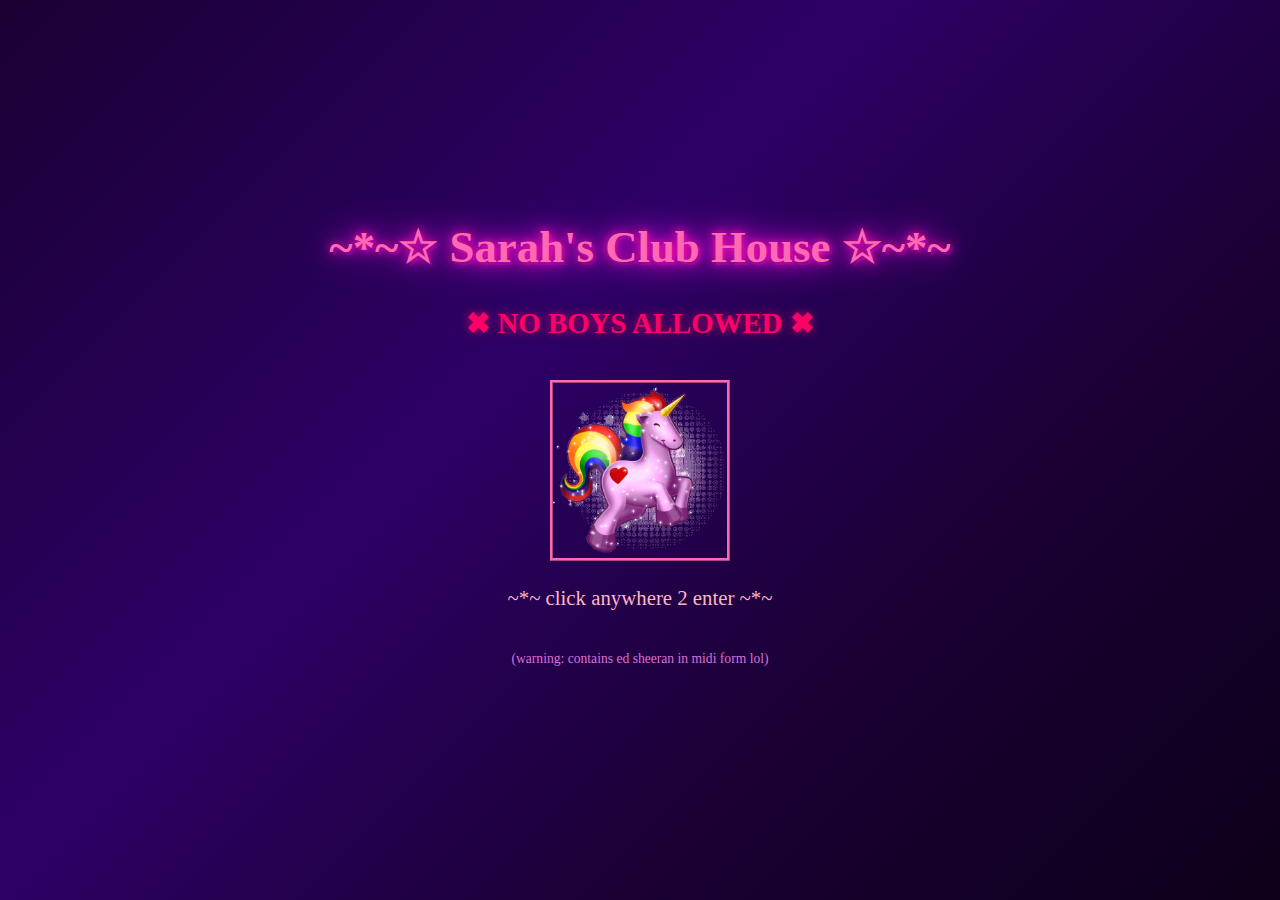
<file: sarahs-clubhouse/index.html>
<!DOCTYPE html>
<html>

<head>
    <meta charset="UTF-8">
    <meta name="viewport" content="width=device-width, initial-scale=1.0">
    <title>~*~Sarah's Club House~*~ NO BOYS ALLOWED!!!</title>
    <style>
        /* ===== BASE ===== */
        * {
            box-sizing: border-box;
        }

        body {
            margin: 0;
            padding: 0;
            font-family: "Comic Sans MS", "Chalkboard SE", cursive;
            color: #ff69b4;
            background-color: #0d001a;
            background-image:
                radial-gradient(1px 1px at 10% 20%, rgba(255, 255, 255, 0.8), transparent),
                radial-gradient(1px 1px at 30% 65%, rgba(255, 105, 180, 0.6), transparent),
                radial-gradient(2px 2px at 50% 10%, rgba(255, 255, 255, 0.6), transparent),
                radial-gradient(1px 1px at 70% 80%, rgba(218, 112, 214, 0.7), transparent),
                radial-gradient(1px 1px at 85% 35%, rgba(255, 255, 255, 0.5), transparent),
                radial-gradient(2px 2px at 15% 90%, rgba(255, 20, 147, 0.5), transparent),
                radial-gradient(1px 1px at 60% 50%, rgba(255, 255, 255, 0.7), transparent),
                radial-gradient(1px 1px at 40% 30%, rgba(218, 112, 214, 0.6), transparent),
                radial-gradient(2px 2px at 90% 60%, rgba(255, 105, 180, 0.5), transparent),
                radial-gradient(1px 1px at 25% 45%, rgba(255, 255, 255, 0.6), transparent),
                radial-gradient(1px 1px at 75% 15%, rgba(255, 182, 193, 0.7), transparent),
                radial-gradient(1px 1px at 5% 55%, rgba(218, 112, 214, 0.5), transparent);
            background-size: 250px 250px;
            overflow-x: hidden;
        }

        /* ===== LINKS ===== */
        a {
            color: #00ffff;
            text-decoration: none;
        }

        a:hover {
            color: #ff00ff;
            text-decoration: underline;
            background-color: rgba(255, 255, 255, 0.1);
        }

        /* ===== ANIMATIONS ===== */
        @keyframes blinker {
            50% {
                opacity: 0;
            }
        }

        .blink {
            animation: blinker 1s linear infinite;
        }

        @keyframes title-glow {
            from {
                text-shadow: 0 0 10px #ff1493, 0 0 20px #ff1493, 0 0 40px #ff00ff, 2px 2px 0 #4b0082;
            }

            to {
                text-shadow: 0 0 20px #ff69b4, 0 0 40px #ff69b4, 0 0 60px #ff00ff, 0 0 80px #da70d6, 2px 2px 0 #4b0082;
            }
        }

        @keyframes rainbow-border {

            0%,
            100% {
                border-color: #ff1493;
            }

            25% {
                border-color: #da70d6;
            }

            50% {
                border-color: #ff69b4;
            }

            75% {
                border-color: #ff00ff;
            }
        }

        @keyframes float {

            0%,
            100% {
                transform: translateY(0);
            }

            50% {
                transform: translateY(-8px);
            }
        }

        /* ===== SPLASH SCREEN ===== */
        #splash {
            position: fixed;
            top: 0;
            left: 0;
            width: 100%;
            height: 100%;
            background: linear-gradient(135deg, #1a0033 0%, #2d0066 40%, #1a0033 70%, #0d001a 100%);
            display: flex;
            flex-direction: column;
            align-items: center;
            justify-content: center;
            z-index: 1000;
            cursor: pointer;
            transition: opacity 0.6s ease-out;
        }

        #splash.fadeout {
            opacity: 0;
            pointer-events: none;
        }

        #splash h1 {
            font-size: 2.8em;
            color: #ff69b4;
            text-shadow: 0 0 10px #ff1493, 0 0 20px #ff00ff, 0 0 40px #ff00ff, 3px 3px 0 #4b0082;
            margin: 0 10px 10px;
            text-align: center;
            animation: title-glow 2s ease-in-out infinite alternate;
        }

        #splash h2 {
            font-size: 1.8em;
            color: #ff0066;
            text-shadow: 0 0 10px rgba(255, 0, 102, 0.7);
            margin-bottom: 25px;
        }

        #splash .splash-img {
            max-width: 180px;
            margin: 15px;
            animation: float 3s ease-in-out infinite;
            border: 3px ridge #ff69b4;
        }

        #splash .enter-text {
            font-size: 1.3em;
            color: #ffb6c1;
            animation: blinker 1s linear infinite;
            margin-top: 10px;
        }

        #splash .warning {
            font-size: 0.85em;
            color: #da70d6;
            margin-top: 20px;
        }

        /* ===== MARQUEE ===== */
        .welcome-marquee {
            background: linear-gradient(to right, #ff1493, #da70d6, #ff69b4, #da70d6, #ff1493);
            color: white;
            font-weight: bold;
            border: 3px solid white;
            padding: 6px;
            font-size: 1.1em;
            margin-bottom: 15px;
        }

        /* ===== PAGE CONTAINER ===== */
        #main-page {
            padding: 10px;
            position: relative;
            z-index: 1;
        }

        .page-container {
            max-width: 880px;
            margin: 0 auto;
            background: rgba(30, 0, 50, 0.88);
            border: 8px ridge #ff1493;
            padding: 20px;
            box-shadow: 0 0 30px rgba(255, 20, 147, 0.3), inset 0 0 60px rgba(75, 0, 130, 0.2);
            animation: rainbow-border 4s linear infinite;
        }

        /* ===== TITLES ===== */
        .page-title {
            font-size: 2.4em;
            color: #ff69b4;
            text-align: center;
            text-shadow: 0 0 10px #ff1493, 0 0 20px #ff00ff, 0 0 40px #ff00ff, 2px 2px 0 #4b0082;
            animation: title-glow 2s ease-in-out infinite alternate;
            margin: 10px 0 5px;
        }

        .page-subtitle {
            text-align: center;
            font-size: 1.5em;
            color: #ff0066;
            text-shadow: 0 0 10px rgba(255, 0, 102, 0.5);
            margin-bottom: 20px;
        }

        /* ===== SECTIONS ===== */
        .section {
            border: 4px ridge #da70d6;
            background: rgba(75, 0, 130, 0.35);
            margin: 20px 0;
            padding: 15px;
        }

        .section-title {
            color: #ff1493;
            font-size: 1.4em;
            text-align: center;
            border-bottom: 2px dashed #ff69b4;
            border-top: 2px dashed #ff69b4;
            padding: 8px;
            margin: 0 0 15px 0;
            text-shadow: 0 0 5px #ff1493;
        }

        /* ===== ABOUT ME ===== */
        .about-text {
            color: #ffb6c1;
            line-height: 1.8;
            font-size: 1em;
        }

        /* ===== MUSIC BOX ===== */
        .music-box {
            text-align: center;
            border: 3px double #ff69b4;
            background: rgba(139, 0, 139, 0.3);
            padding: 15px;
            margin: 15px 0;
        }

        .music-box .status {
            color: #ff69b4;
            font-size: 1.1em;
            margin-bottom: 10px;
        }

        #music-toggle {
            background: linear-gradient(to bottom, #ff1493, #8b008b);
            border: 3px outset #ffb6c1;
            color: white;
            font-family: "Comic Sans MS", cursive;
            font-weight: bold;
            padding: 8px 25px;
            cursor: pointer;
            font-size: 1em;
        }

        #music-toggle:active {
            border-style: inset;
        }

        #music-toggle:hover {
            background: linear-gradient(to bottom, #ff69b4, #da70d6);
        }

        /* ===== GIF GALLERY ===== */
        .gif-table {
            width: 100%;
            border-collapse: separate;
            border-spacing: 10px;
        }

        .gif-cell {
            background: rgba(139, 0, 139, 0.25);
            border: 3px ridge #ff69b4;
            padding: 15px;
            text-align: center;
            vertical-align: top;
            width: 50%;
        }

        .gif-cell img {
            max-width: 280px;
            max-height: 220px;
            display: block;
            margin: 0 auto 10px;
            border: 2px solid #da70d6;
            box-shadow: 0 0 10px rgba(255, 105, 180, 0.4);
        }

        .gif-caption {
            color: #ffb6c1;
            font-size: 0.9em;
            line-height: 1.5;
        }

        /* ===== GAME REVIEW ===== */
        .review-img {
            max-width: 320px;
            display: block;
            margin: 0 auto 20px;
            border: 5px ridge gold;
            box-shadow: 0 0 15px rgba(255, 215, 0, 0.4), 0 0 30px rgba(255, 215, 0, 0.15);
        }

        .review-rating {
            color: gold;
            font-size: 1.3em;
            text-align: center;
            text-shadow: 0 0 5px goldenrod;
            margin: 10px 0 0;
        }

        .review-subtitle {
            text-align: center;
            color: #da70d6;
            font-size: 0.85em;
            margin: 0 0 15px;
        }

        .review-text {
            color: #ffb6c1;
            line-height: 1.8;
            font-size: 0.95em;
        }

        .review-text p {
            margin: 0 0 12px;
        }

        .review-game-title {
            text-align: center;
            color: gold;
            font-size: 1.2em;
            text-shadow: 0 0 5px goldenrod;
            margin: 0 0 15px;
        }

        /* ===== COUNTER ===== */
        .counter-box {
            border: 3px inset #ff69b4;
            background-color: black;
            color: #ff1493;
            font-family: "Courier New", monospace;
            padding: 5px 15px;
            font-size: 1.3em;
            display: inline-block;
            text-shadow: 0 0 5px #ff1493;
        }

        /* ===== FOOTER ===== */
        .footer {
            text-align: center;
            margin-top: 20px;
            padding-top: 15px;
            border-top: 2px dashed #da70d6;
            color: #da70d6;
            font-size: 0.85em;
        }

        .footer-marquee {
            color: #da70d6;
            margin-top: 15px;
            font-size: 0.95em;
        }

        .footer-fine-print {
            font-size: 0.75em;
            margin-top: 20px;
            color: #4b0082;
        }

        /* ===== SPARKLE TRAIL ===== */
        .sparkle {
            position: absolute;
            pointer-events: none;
            z-index: 9999;
            font-size: 14px;
            animation: sparkle-fade 0.7s ease-out forwards;
        }

        @keyframes sparkle-fade {
            0% {
                transform: scale(1) translateY(0);
                opacity: 1;
            }

            100% {
                transform: scale(0.2) translateY(-25px);
                opacity: 0;
            }
        }

        /* ===== WATCHING EYES BACKGROUND ===== */
        #eyes-bg {
            position: fixed;
            top: 0;
            left: 0;
            width: 100%;
            height: 100%;
            z-index: 0;
            pointer-events: none;
            overflow: hidden;
        }

        .eye {
            position: absolute;
            border-radius: 50%;
            background: radial-gradient(circle, rgba(255, 255, 255, 0.9) 30%, rgba(200, 180, 220, 0.6) 65%, transparent 100%);
            overflow: hidden;
            box-shadow: 0 0 6px rgba(255, 105, 180, 0.2);
        }

        .iris {
            position: absolute;
            border-radius: 50%;
            background: radial-gradient(circle, #000 30%, #2d0045 55%, #8b008b 100%);
            top: 50%;
            left: 50%;
            transform: translate(-50%, -50%);
            transition: transform 0.08s ease-out;
        }

        /* ===== SCROLLBAR ===== */
        ::-webkit-scrollbar {
            width: 12px;
        }

        ::-webkit-scrollbar-track {
            background: #1a0033;
        }

        ::-webkit-scrollbar-thumb {
            background: linear-gradient(#ff1493, #da70d6);
            border-radius: 6px;
        }

        /* ===== DIVIDERS ===== */
        .sparkle-divider {
            text-align: center;
            font-size: 1.2em;
            color: #ff69b4;
            margin: 10px 0;
            letter-spacing: 4px;
        }

        /* ===== RESPONSIVE ===== */
        @media (max-width: 680px) {
            .gif-cell {
                display: block;
                width: 100% !important;
            }

            .gif-table tr {
                display: block;
            }

            .gif-cell img {
                max-width: 90%;
            }

            .page-title {
                font-size: 1.6em;
            }

            .page-subtitle {
                font-size: 1.1em;
            }

            #splash h1 {
                font-size: 1.6em;
            }

            #splash h2 {
                font-size: 1.2em;
            }

            .review-img {
                max-width: 90%;
            }
        }
    </style>
</head>

<body>

    <!-- ===== BACKGROUND EYES (they're always watching) ===== -->
    <div id="eyes-bg"></div>

    <!-- ============================================================ -->
    <!-- SPLASH SCREEN - click 2 enter (and start audio context)      -->
    <!-- ============================================================ -->
    <div id="splash">
        <h1>~*~&#9734; Sarah's Club House &#9734;~*~</h1>
        <h2>&#10006; NO BOYS ALLOWED &#10006;</h2>
        <img class="splash-img" src="../assets/SarahNostalgia/sparkling%20unicorn.gif" alt="sparkly unicorn!!">
        <p class="enter-text">~*~ click anywhere 2 enter ~*~</p>
        <p class="warning">(warning: contains ed sheeran in midi form lol)</p>
    </div>

    <!-- ============================================================ -->
    <!-- MAIN PAGE                                                     -->
    <!-- ============================================================ -->
    <div id="main-page" style="display:none">

        <marquee class="welcome-marquee" scrollamount="7">
            &#9829; &#9733; &#9829; WELCOME 2 SARAH'S CLUB HOUSE!!! NO BOYS ALLOWED (unless ur my fiance lol hehe)
            &#9829; &#9733; &#9829; BEST VIEWED IN INTERNET EXPLORER 6.0 &#9829; &#9733; &#9829; DONT STEAL MY GIFS
            OR I WILL KNO &#9829; &#9733; &#9829;
        </marquee>

        <div class="page-container">

            <!-- ===== TITLE ===== -->
            <h1 class="page-title">~*~&#9734; Sarah's Club House &#9734;~*~</h1>
            <h2 class="page-subtitle">&#10006; NO BOYS ALLOWED &#10006;</h2>
            <p class="sparkle-divider">&#10045;&#9733;&#10045;&#9733;&#10045;&#9733;&#10045;&#9733;&#10045;&#9733;&#10045;&#9733;&#10045;&#9733;&#10045;&#9733;&#10045;</p>

            <!-- ===== ABOUT ME ===== -->
            <div class="section">
                <h3 class="section-title">~*~ aBouT mE ~*~</h3>
                <p class="about-text">
                    hiii welcome 2 my page!!! :) im sarah and this is MY little corner of the internet where i put all
                    my favorite things!! i love unicorns (obvi lol), the sims 2, twilight, mary-kate and ashley, my
                    kitten, dolphins, and my amazing fiance (ok fine ONE boy is allowed but ONLY him and he has 2 be
                    nice about it lol). if ur gonna copy my page layout just DONT ok i worked really hard on this and i
                    WILL find out!!
                    <br><br>
                    anyway look around, enjoy the gifs (i spent like 4EVER collecting them), read my super official game
                    review, and enjoy the music!! its ed sheeran in MIDI form which is honestly better than the original
                    dont @ me hahaha
                    <br><br>
                    ~*~xoxo sarah~*~
                </p>
            </div>

            <!-- ===== NOW PLAYING ===== -->
            <div class="section">
                <h3 class="section-title">~*~ NoW pLaYiNg ~*~</h3>
                <div class="music-box">
                    <p class="status" id="music-status">&#9835; loading music plz wait... &#9835;</p>
                    <button id="music-toggle">&#9646;&#9646; Pause Music</button>
                    <p style="color: #da70d6; font-size: 0.8em; margin-top: 10px;">
                        ~*~ ed sheeran midi remix ~*~<br>
                        (its SOOO romantic u guys srsly)
                    </p>
                </div>
            </div>

            <p class="sparkle-divider">&#10045;&#9733;&#10045;&#9733;&#10045;&#9733;&#10045;&#9733;&#10045;&#9733;&#10045;&#9733;&#10045;&#9733;&#10045;&#9733;&#10045;</p>

            <!-- ===== GIF GALLERY ===== -->
            <div class="section">
                <h3 class="section-title">~*~ mY GiF coLLecTioN ~*~</h3>
                <p style="text-align: center; color: #da70d6; margin-bottom: 15px;">
                    i spent like 4EVER on the internet collecting these so u better appreciate them ok!!! if u take any
                    of them at LEAST put me in ur top 8 lol
                </p>

                <table class="gif-table">
                    <!-- Row 1: MySpace pride -->
                    <tr>
                        <td class="gif-cell">
                            <img src="../assets/SarahNostalgia/ILOVEMYSPACE.gif" alt="I Love MySpace">
                            <p class="gif-caption">myspace > EVERYTHING. like facebook is cool i guess but myspace
                                lets u have MUSIC on ur page and custom layouts and glitter text??? facebook could
                                NEVER. if u disagree u can just leave my page lol byeeee &#9996;</p>
                        </td>
                        <td class="gif-cell">
                            <img src="../assets/SarahNostalgia/thisisMYSPACE.gif" alt="This Is My Space">
                            <p class="gif-caption">this is MY space ok!! no copying my layout or my music or my top 8
                                or ANYTHING. i spent like 3 hours getting the html right (my fiances friend helped lol)
                                and i will be SO mad if u steal it >:(</p>
                        </td>
                    </tr>
                    <!-- Row 2: Life events -->
                    <tr>
                        <td class="gif-cell">
                            <img src="../assets/SarahNostalgia/ENGAGED.gif" alt="Engaged!">
                            <p class="gif-caption">OMG IM ENGAGED U GUYS!!!!!!!!! this is NOT a drill!!! im literally
                                going 2 be a WIFE someday ahhhh!!!! *screams into pillow for 45 minutes straight* i
                                still cant believe it omg omg omg &#128141;</p>
                        </td>
                        <td class="gif-cell">
                            <img src="../assets/SarahNostalgia/dollzgirl.gif" alt="Dollz Girl">
                            <p class="gif-caption">omg i made this on dollzmania.com its literally supposed 2 be me
                                lol!! i spent like an HOUR picking out the outfit. do u think it looks like me?? be
                                honest!! (but also be nice about it plz lol)</p>
                        </td>
                    </tr>
                    <!-- Row 3: Twilight & Kitten -->
                    <tr>
                        <td class="gif-cell">
                            <img src="../assets/SarahNostalgia/TWILIGHT.gif" alt="Twilight">
                            <p class="gif-caption">TEAM EDWARD 4EVER AND ALWAYS AND I WILL DIE ON THIS HILL. jacob is
                                cute ig whatever but like... edward SPARKLES in the sunlight AND hes immortal AND hes
                                romantic so like its not even a contest honestly lol. i saw the movie 4 times already
                                btw</p>
                        </td>
                        <td class="gif-cell">
                            <img src="../assets/SarahNostalgia/LOVEMYKITTEN.gif" alt="Love My Kitten">
                            <p class="gif-caption">this reminds me of my boy Benny!! ok so he LOOKS like a scary
                                little goblin creature but hes actually THE sweetest boy ever he just wants 2 cuddle
                                all day and eat his dry crunchy food thats literally all he cares about lol. i love
                                him so much even tho he looks like he might steal my soul &lt;333</p>
                        </td>
                    </tr>
                    <!-- Row 4: Dolphins & Sims -->
                    <tr>
                        <td class="gif-cell">
                            <img src="../assets/SarahNostalgia/HEARTDOLPHINS.gif" alt="Heart Dolphins">
                            <p class="gif-caption">dolphins r literally the most magical and beautiful creatures in the
                                entire ocean and i dont make the rules sorry. if i could be any animal id be a dolphin
                                bc they r always smiling and they get 2 swim all day &lt;3</p>
                        </td>
                        <td class="gif-cell">
                            <img src="../assets/SarahNostalgia/sims2myoffice.gif" alt="Sims 2 My Office">
                            <p class="gif-caption">THIS is my office in the sims 2 lol. honestly my sim has a way
                                better life than me and im not even mad about it haha. she has a pool AND a hot tub AND
                                shes a movie star. goals tbh</p>
                        </td>
                    </tr>
                    <!-- Row 5: Sparkly Unicorns 1 & 2 -->
                    <tr>
                        <td class="gif-cell">
                            <img src="../assets/SarahNostalgia/sparkling%20unicorn.gif" alt="Sparkling Unicorn">
                            <p class="gif-caption">~*~sparkle sparkle~*~ have u EVER in ur entire life seen anything
                                more beautiful than this sparkly unicorn?? i literally stared at this gif for 20
                                minutes straight once and i dont regret it even a little bit &#10024;</p>
                        </td>
                        <td class="gif-cell">
                            <img src="../assets/SarahNostalgia/sparkling%20unicorn2.gif" alt="Sparkling Unicorn 2">
                            <p class="gif-caption">another sparkly unicorn bc ONE is never enough duh. u can never
                                have 2 many sparkly unicorns on ur page thats just science and if anyone says otherwise
                                theyre WRONG and also probably a boy lol &#129412;</p>
                        </td>
                    </tr>
                    <!-- Row 6: Sparkly Unicorn 3 & Serene -->
                    <tr>
                        <td class="gif-cell">
                            <img src="../assets/SarahNostalgia/sparkling%20unicorn3.gif" alt="Sparkling Unicorn 3">
                            <p class="gif-caption">ok fine this is the last sparkly unicorn i PROMISE... lol jk who am
                                i kidding theres no such thing as 2 many unicorns EVER. i will put unicorns on every
                                page i make and u cant stop me hehe</p>
                        </td>
                        <td class="gif-cell">
                            <img src="../assets/SarahNostalgia/serene%20unicorns.gif" alt="Serene Unicorns">
                            <p class="gif-caption">these unicorns r giving me SO much peace rn like i just feel so calm
                                and serene looking at them ya kno?? this is what i look at when my brother is being
                                annoying and it literally fixes everything &#127752;</p>
                        </td>
                    </tr>
                    <!-- Row 7: Fairy & MJ -->
                    <tr>
                        <td class="gif-cell">
                            <img src="../assets/SarahNostalgia/unicorns%20and%20fairy.gif" alt="Unicorns and Fairy">
                            <p class="gif-caption">fairies AND unicorns 2gether in one pic??? like r u KIDDING me rn??
                                my heart literally cannot handle this level of magical energy im actually shaking rn
                                this is the most beautiful gif on the entire internet and i found it FIRST &#129498;
                            </p>
                        </td>
                        <td class="gif-cell">
                            <img src="../assets/SarahNostalgia/ripmichaeljackson.gif" alt="RIP Michael Jackson">
                            <p class="gif-caption">RIP 2 the absolute KING of pop 4ever and always ;_; gone but NEVER
                                EVER forgotten. thriller is still the best song AND best music video ever made and if u
                                disagree ur just wrong sorry i dont make the rules</p>
                        </td>
                    </tr>
                </table>
            </div>

            <p class="sparkle-divider">&#10045;&#9733;&#10045;&#9733;&#10045;&#9733;&#10045;&#9733;&#10045;&#9733;&#10045;&#9733;&#10045;&#9733;&#10045;&#9733;&#10045;</p>

            <!-- ===== GAME REVIEW ===== -->
            <div class="section">
                <h3 class="section-title">~*~&#9733; OFFICIAL GAME REVIEW CORNER &#9733;~*~</h3>

                <h4 class="review-game-title">
                    Mary-Kate and Ashley: Magical Mystery Mall (PS1)
                </h4>

                <img class="review-img" src="../assets/SarahNostalgia/marykateps1cover.jpg"
                    alt="Mary-Kate and Ashley Magical Mystery Mall PS1 Cover">

                <p class="review-rating">&#9733;&#9733;&#9733;&#9733;&#9733;&#9733;&#9733;&#9733;&#9733;&#9733; / 5
                </p>
                <p class="review-subtitle">(yes thats 10 out of 5. the scale wasnt big enough. deal w it.)</p>

                <div class="review-text">
                    <p>OK SO. if u havent played Mary-Kate and Ashley: Magical Mystery Mall yet then like WHAT R U EVEN
                        DOING WITH UR LIFE??? My mom got me this 4 christmas and i literally SCREAMED so loud the dog
                        started barking hahahaha. So basically MK&amp;A get these enchanted necklaces that put a SPELL
                        on the whole mall and freeze everyone in time (creepy but also kinda cool??) and u have 2
                        collect all 5 magical gems 2 break the curse and escape. its giving fantasy adventure but make
                        it FASHION u kno??</p>

                    <p>Theres like 5 different levels u can do in any order which is amazing. Fash-Level is OBVIOUSLY
                        the best one, u put together outfits and do a runway walk and take photos and theres even a
                        secret Tiki Hut runway u can unlock (i figured that out by myself btw no walkthrough needed
                        ty very much). The Dance Video stage is sooo fun, it says RIGHT on the cover "Dance moves by
                        Americas #1 Music Video Choreographer" like HELLO thats basically professional dancing on ur
                        PS1?? me and my BFF used 2 practice all the choreography in my living room and my dad would walk
                        by like "r u guys ok" and wed be like "DAD UR RUINING OUR REHEARSAL GO AWAY" lolol. Theres
                        also SNOWBOARDING inside the mall somehow??? and Lizzie's Lunch where u serve food which is
                        lowkey the hardest mini game ive ever played in my LIFE i literally almost threw my controller.
                        oh and the Bonus Boutique has a SLOT MACHINE where u spend tokens which is probably not
                        appropriate 4 kids but whatever lol its fun.</p>

                    <p>The only bad thing is sometimes the controls r kinda weird and Mary-Kate walks like shes on an
                        ice rink lol. Also IGN gave this game a 4 out of 10 which is literally a CRIME against
                        journalism and honestly whoever wrote that review has never known joy. Also my PS1 freezes
                        sometimes but thats bc my brother spilled mountain dew on it at his stupid sleepover.
                        RYAN IF UR READING THIS (which u shouldnt be bc NO BOYS ALLOWED)
                        I STILL HAVENT FORGIVEN U FOR THAT AND I NEVER WILL.</p>

                    <p style="text-align: right; color: #da70d6; margin-top: 15px;">~*~xoxo sarah~*~<br>
                        <span style="font-size: 0.8em;">Official Game Reviewer &amp; Future Wife &amp; Unicorn
                            Enthusiast</span>
                    </p>
                </div>
            </div>

            <p class="sparkle-divider">&#10045;&#9733;&#10045;&#9733;&#10045;&#9733;&#10045;&#9733;&#10045;&#9733;&#10045;&#9733;&#10045;&#9733;&#10045;&#9733;&#10045;</p>

            <!-- ===== FOOTER ===== -->
            <div class="footer">
                <p>u r visitor number:</p>
                <div class="counter-box">004206</div>

                <p style="margin-top: 15px;">
                    <a href="../ideas.html">&#9997; Sign My Guestbook!!!</a> |
                    <a href="../index.html">&#127968; Back 2 Main Page</a>
                </p>

                <marquee class="footer-marquee" scrollamount="4">
                    &#9829; thanks 4 visiting my page!! &#9829; come back soon!! &#9829; and remember NO BOYS (except
                    my fiance hehe he gets a pass) &#9829; xoxo &#9829; dont 4get 2 sign the guestbook!! &#9829;
                </marquee>

                <p class="footer-fine-print">
                    &copy; 2006 sarah's club house. all rights reserved.<br>
                    (jk idk what that even means but it sounds official and important so im keeping it lol)<br>
                    made with &#9829; and way too much glitter and also a LOT of mountain dew<br>
                    (the good kind. not the kind ryan spilled on my ps1. still mad about that btw.)<br>
                    best viewed in internet explorer 6.0 at 800x600 resolution on a dell inspiron while eating pizza
                    bagels
                </p>
            </div>

        </div><!-- /.page-container -->
    </div><!-- /#main-page -->

    <!-- MIDIjs: lightweight MIDI player, no build step, just vibes -->
    <script type="text/javascript" src="//www.midijs.net/lib/midi.js"></script>

    <!-- ============================================================ -->
    <!-- SCRIPTS                                                       -->
    <!-- ============================================================ -->
    <script>
        // ===================================================================
        // WATCHING EYES BACKGROUND
        // they see u. they judge u. they follow ur every move.
        // inspired by the generated gallery cursor tracker
        // ===================================================================
        (function () {
            var eyesBg = document.getElementById('eyes-bg');
            var NUM_EYES = 35;
            var eyeData = [];

            for (var i = 0; i < NUM_EYES; i++) {
                var eye = document.createElement('div');
                eye.className = 'eye';

                var size = 18 + Math.random() * 28;
                var heightRatio = 0.55 + Math.random() * 0.2; // oval-ish
                eye.style.width = size + 'px';
                eye.style.height = (size * heightRatio) + 'px';
                eye.style.left = (Math.random() * 96 + 2) + '%';
                eye.style.top = (Math.random() * 96 + 2) + '%';
                eye.style.opacity = (0.2 + Math.random() * 0.45).toFixed(2);

                var iris = document.createElement('div');
                iris.className = 'iris';
                var irisSize = size * 0.45;
                iris.style.width = irisSize + 'px';
                iris.style.height = irisSize + 'px';

                eye.appendChild(iris);
                eyesBg.appendChild(eye);
                eyeData.push({ el: eye, iris: iris, size: size });
            }

            document.addEventListener('mousemove', function (e) {
                for (var i = 0; i < eyeData.length; i++) {
                    var d = eyeData[i];
                    var rect = d.el.getBoundingClientRect();
                    var cx = rect.left + rect.width / 2;
                    var cy = rect.top + rect.height / 2;
                    var angle = Math.atan2(e.clientY - cy, e.clientX - cx);
                    var maxMove = d.size * 0.15;
                    var dx = Math.cos(angle) * maxMove;
                    var dy = Math.sin(angle) * maxMove;
                    d.iris.style.transform = 'translate(calc(-50% + ' + dx.toFixed(1) + 'px), calc(-50% + ' + dy.toFixed(1) + 'px))';
                }
            });
        })();


        // ===================================================================
        // SPARKLE CURSOR TRAIL
        // because what is a myspace page without sparkles following ur mouse
        // ===================================================================
        var sparkChars = ['\u2726', '\u2605', '\u2665', '\u00B7', '\u2727', '\u2606', '\u2764'];
        document.addEventListener('mousemove', function (e) {
            if (Math.random() > 0.35) return; // throttle for performance
            var s = document.createElement('span');
            s.className = 'sparkle';
            s.textContent = sparkChars[Math.floor(Math.random() * sparkChars.length)];
            s.style.left = e.pageX + 'px';
            s.style.top = e.pageY + 'px';
            s.style.color = 'hsl(' + (Math.random() * 60 + 300) + ', 100%, ' + (Math.random() * 30 + 70) + '%)';
            document.body.appendChild(s);
            setTimeout(function () { s.remove(); }, 700);
        });


        // ===================================================================
        // PAGE INITIALIZATION
        // Splash screen click -> start audio -> show page
        // Powered by MIDIjs (https://www.midijs.net/) because apparently
        // writing your own MIDI parser from scratch is "unhinged" lol
        // ===================================================================
        var MIDI_URL = '../assets/SarahNostalgia/EDSHEERAN2.mid';
        var statusEl = document.getElementById('music-status');
        var toggleBtn = document.getElementById('music-toggle');
        var midiPlaying = false;

        document.getElementById('splash').addEventListener('click', function () {
            var splash = this;
            splash.classList.add('fadeout');

            try {
                MIDIjs.play(MIDI_URL);
                midiPlaying = true;
                statusEl.textContent = '\u266B Now Playing: Ed Sheeran (MIDI) \u266B';
            } catch (err) {
                console.error('MIDI play failed:', err);
                statusEl.textContent = '\u266B music failed 2 load sry :( try refreshing maybe?? \u266B';
            }

            setTimeout(function () {
                splash.style.display = 'none';
                document.getElementById('main-page').style.display = 'block';
            }, 600);
        });

        toggleBtn.addEventListener('click', function () {
            if (midiPlaying) {
                MIDIjs.pause();
                midiPlaying = false;
                toggleBtn.textContent = '\u25B6 Play Music';
                statusEl.textContent = '\u266B music paused :( click play 2 resume!! \u266B';
            } else {
                MIDIjs.resume();
                midiPlaying = true;
                toggleBtn.textContent = '\u23F8 Pause Music';
                statusEl.textContent = '\u266B Now Playing: Ed Sheeran (MIDI) \u266B';
            }
        });
    </script>

</body>

</html>
</file>
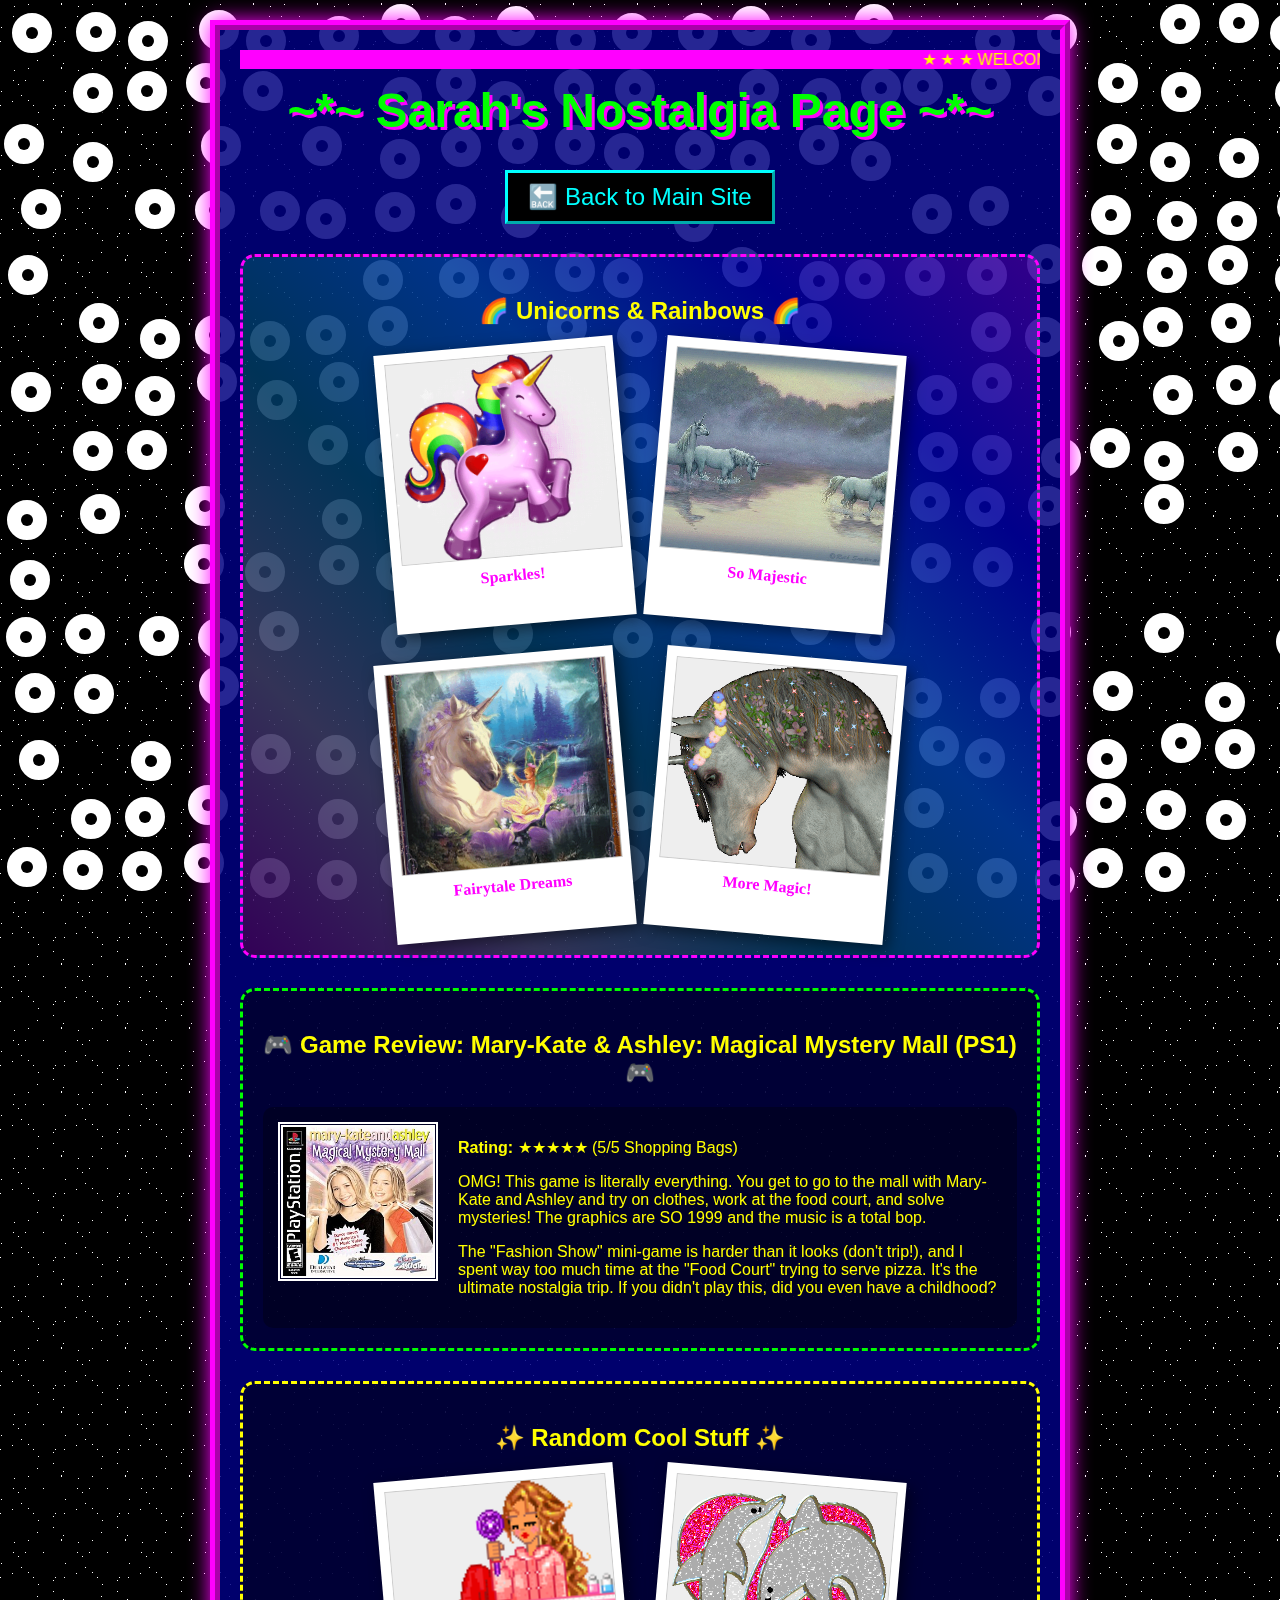
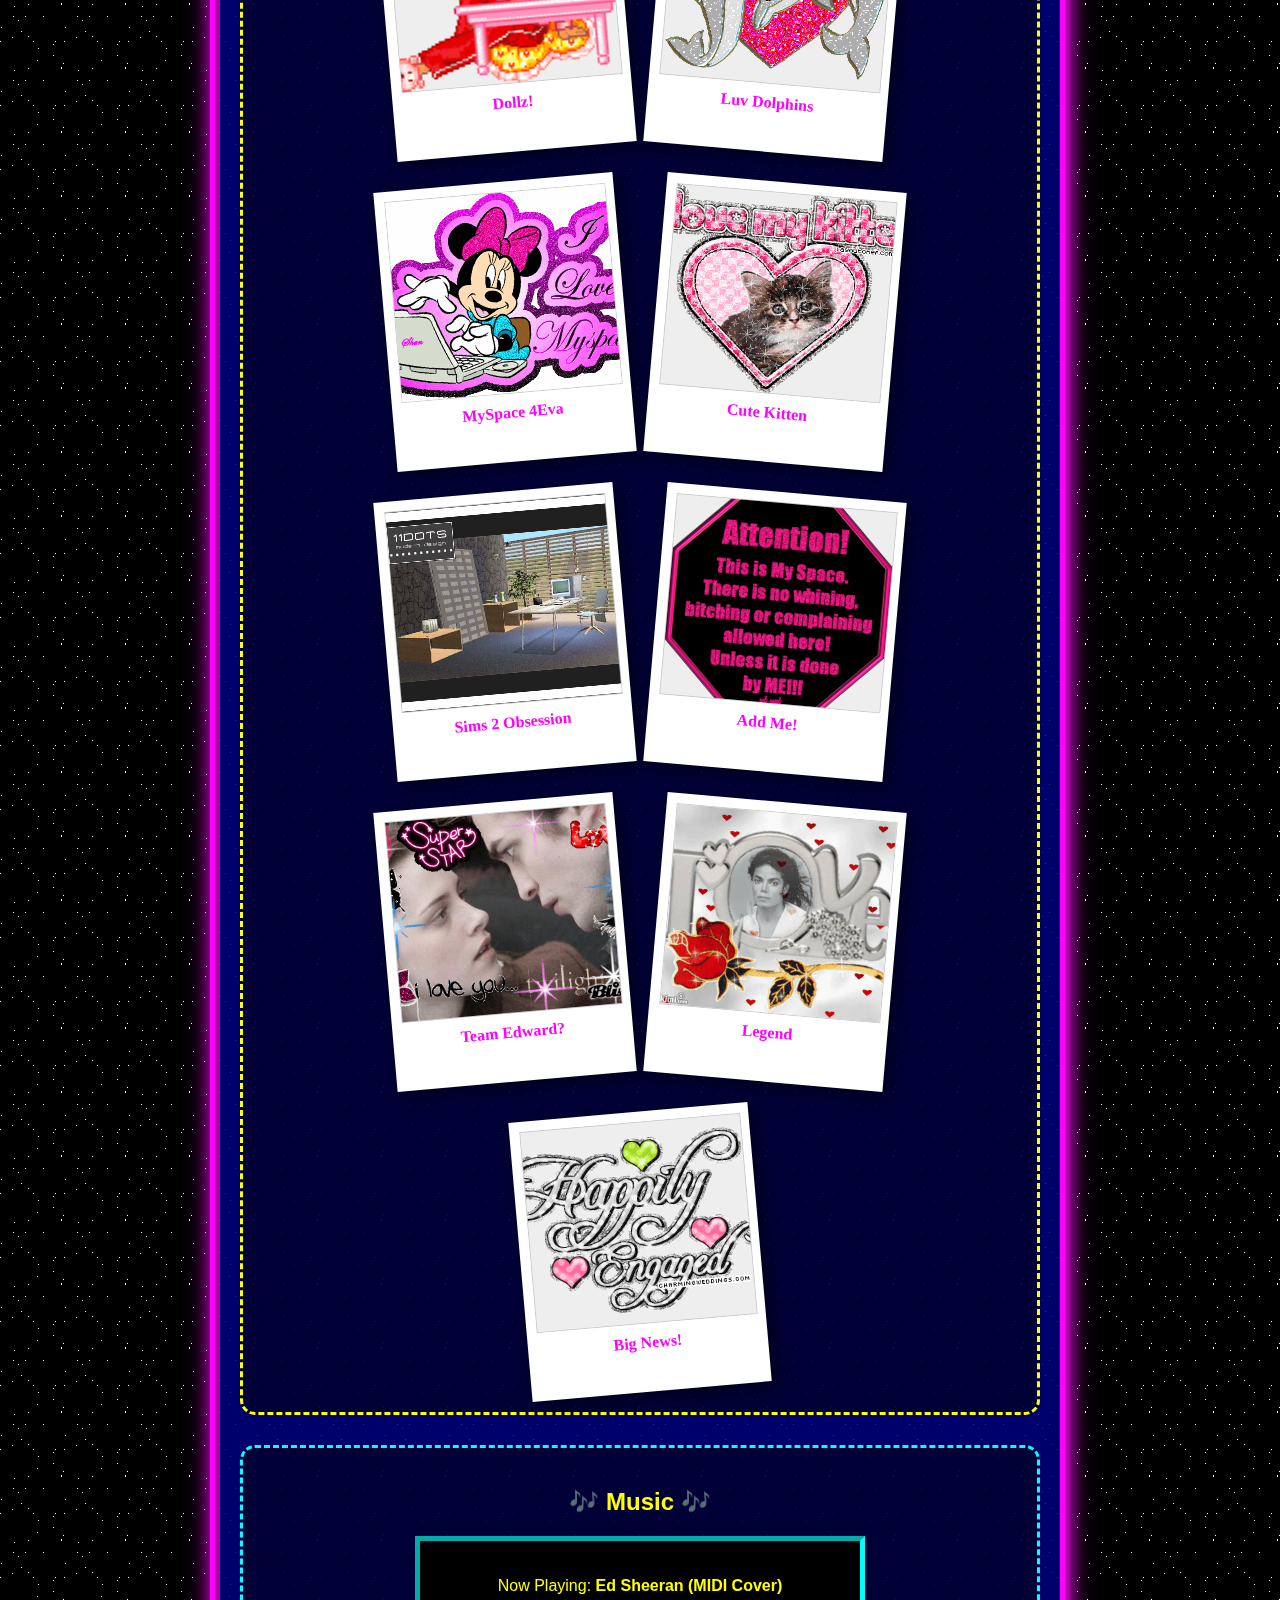
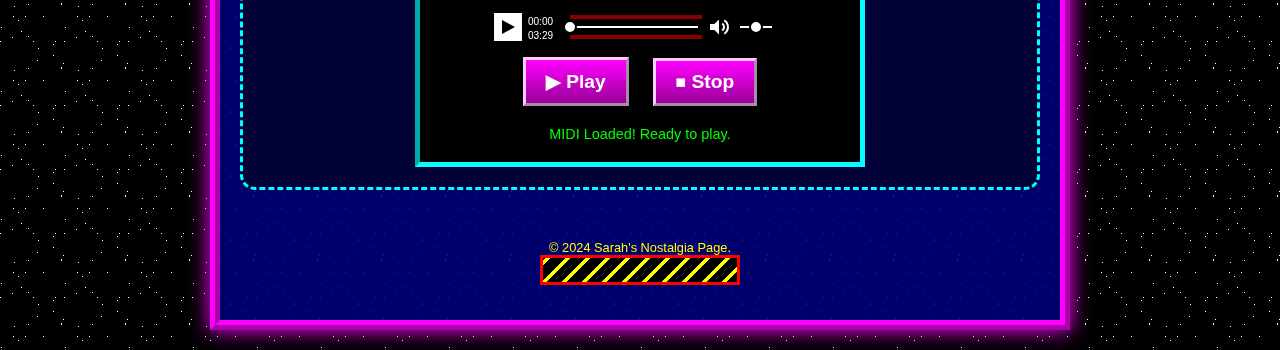
<file: sarahs-nostalgia/index.html>
<!DOCTYPE html>
<html>
<head>
    <meta charset="UTF-8">
    <title>~*~ Sarah's Nostalgia Page ~*~</title>
    <!-- Use same CSP as main site but adjusted if needed -->
    <meta http-equiv="Content-Security-Policy" content="default-src 'self'; style-src 'self' 'unsafe-inline' https://fonts.googleapis.com; font-src 'self' https://fonts.gstatic.com; script-src 'self' 'unsafe-inline'; img-src 'self' data:; connect-src 'self' blob:;">
    <link rel="stylesheet" href="style.css">
    <script src="lib/webaudio-tinysynth.min.js"></script>
</head>
<body>

    <!-- Background Layers -->
    <div id="eyeball-bg"></div>

    <!-- Main Content -->
    <div class="content-wrapper">
        <marquee scrollamount="10" bgcolor="#FF00FF" class="top-marquee">
            ★ ★ ★ WELCOME TO SARAH'S NOSTALGIA ZONE ★ ★ ★ UNICORNS AHEAD ★ ★ ★ MARY-KATE & ASHLEY FOREVER ★ ★ ★
        </marquee>

        <h1>~*~ Sarah's Nostalgia Page ~*~</h1>

        <div class="navigation">
            <a href="../index.html">🔙 Back to Main Site</a>
        </div>

        <div class="section lisa-frank-vibes">
            <h2>🌈 Unicorns & Rainbows 🌈</h2>
            <div class="gallery">
                <div class="polaroid">
                    <img src="../assets/SarahNostalgia/sparkling%20unicorn.gif" alt="Sparkling Unicorn" class="fallback-img" data-fallback-color="pink">
                    <p>Sparkles!</p>
                </div>
                <div class="polaroid">
                    <img src="../assets/SarahNostalgia/serene%20unicorns.gif" alt="Serene Unicorns" class="fallback-img" data-fallback-color="magenta">
                    <p>So Majestic</p>
                </div>
                <div class="polaroid">
                    <img src="../assets/SarahNostalgia/unicorns%20and%20fairy.gif" alt="Unicorns & Fairy" class="fallback-img" data-fallback-color="purple">
                    <p>Fairytale Dreams</p>
                </div>
                 <div class="polaroid">
                    <img src="../assets/SarahNostalgia/sparkling%20unicorn2.gif" alt="More Sparkles" class="fallback-img" data-fallback-color="cyan">
                    <p>More Magic!</p>
                </div>
            </div>
        </div>

        <div class="section review-section">
            <h2>🎮 Game Review: Mary-Kate & Ashley: Magical Mystery Mall (PS1) 🎮</h2>
            <div class="review-content">
                <img src="../assets/SarahNostalgia/marykateps1cover.jpg" class="game-cover fallback-img" alt="Magical Mystery Mall Cover" data-fallback-color="purple">
                <div class="review-text">
                    <p><strong>Rating:</strong> ★★★★★ (5/5 Shopping Bags)</p>
                    <p>OMG! This game is literally everything. You get to go to the mall with Mary-Kate and Ashley and try on clothes, work at the food court, and solve mysteries! The graphics are SO 1999 and the music is a total bop.</p>
                    <p>The "Fashion Show" mini-game is harder than it looks (don't trip!), and I spent way too much time at the "Food Court" trying to serve pizza. It's the ultimate nostalgia trip. If you didn't play this, did you even have a childhood?</p>
                </div>
            </div>
        </div>

        <div class="section random-vibes" style="border-color: yellow;">
            <h2>✨ Random Cool Stuff ✨</h2>
            <div class="gallery">
                <div class="polaroid">
                    <img src="../assets/SarahNostalgia/dollzgirl.gif" alt="Dollz" class="fallback-img">
                    <p>Dollz!</p>
                </div>
                <div class="polaroid">
                    <img src="../assets/SarahNostalgia/HEARTDOLPHINS.gif" alt="Dolphins" class="fallback-img">
                    <p>Luv Dolphins</p>
                </div>
                <div class="polaroid">
                    <img src="../assets/SarahNostalgia/ILOVEMYSPACE.gif" alt="MySpace" class="fallback-img">
                    <p>MySpace 4Eva</p>
                </div>
                <div class="polaroid">
                    <img src="../assets/SarahNostalgia/LOVEMYKITTEN.gif" alt="Kitten" class="fallback-img">
                    <p>Cute Kitten</p>
                </div>
                 <div class="polaroid">
                    <img src="../assets/SarahNostalgia/sims2myoffice.gif" alt="Sims 2" class="fallback-img">
                    <p>Sims 2 Obsession</p>
                </div>
                <div class="polaroid">
                    <img src="../assets/SarahNostalgia/thisisMYSPACE.gif" alt="This is MySpace" class="fallback-img">
                    <p>Add Me!</p>
                </div>
                 <div class="polaroid">
                    <img src="../assets/SarahNostalgia/TWILIGHT.gif" alt="Twilight" class="fallback-img">
                    <p>Team Edward?</p>
                </div>
                <div class="polaroid">
                    <img src="../assets/SarahNostalgia/ripmichaeljackson.gif" alt="MJ" class="fallback-img">
                    <p>Legend</p>
                </div>
                 <div class="polaroid">
                    <img src="../assets/SarahNostalgia/ENGAGED.gif" alt="Engaged" class="fallback-img">
                    <p>Big News!</p>
                </div>
            </div>
        </div>

        <div class="section midi-section">
            <h2>🎶 Music 🎶</h2>
            <div class="player-box">
                <p>Now Playing: <strong>Ed Sheeran (MIDI Cover)</strong></p>
                <!-- Hidden synth element -->
                <div id="synth-container"></div>
                <div class="controls">
                    <button id="play-btn">▶ Play</button>
                    <button id="stop-btn">⏹ Stop</button>
                </div>
                <div id="status">Loading synth...</div>
            </div>
        </div>

        <p style="font-size: 0.8em; margin-top: 50px; color: yellow;">
            &copy; 2024 Sarah's Nostalgia Page. <br>
            <img src="../assets/construction.gif" alt="Under Construction">
        </p>
    </div>

    <script src="script.js"></script>
</body>
</html>
</file>
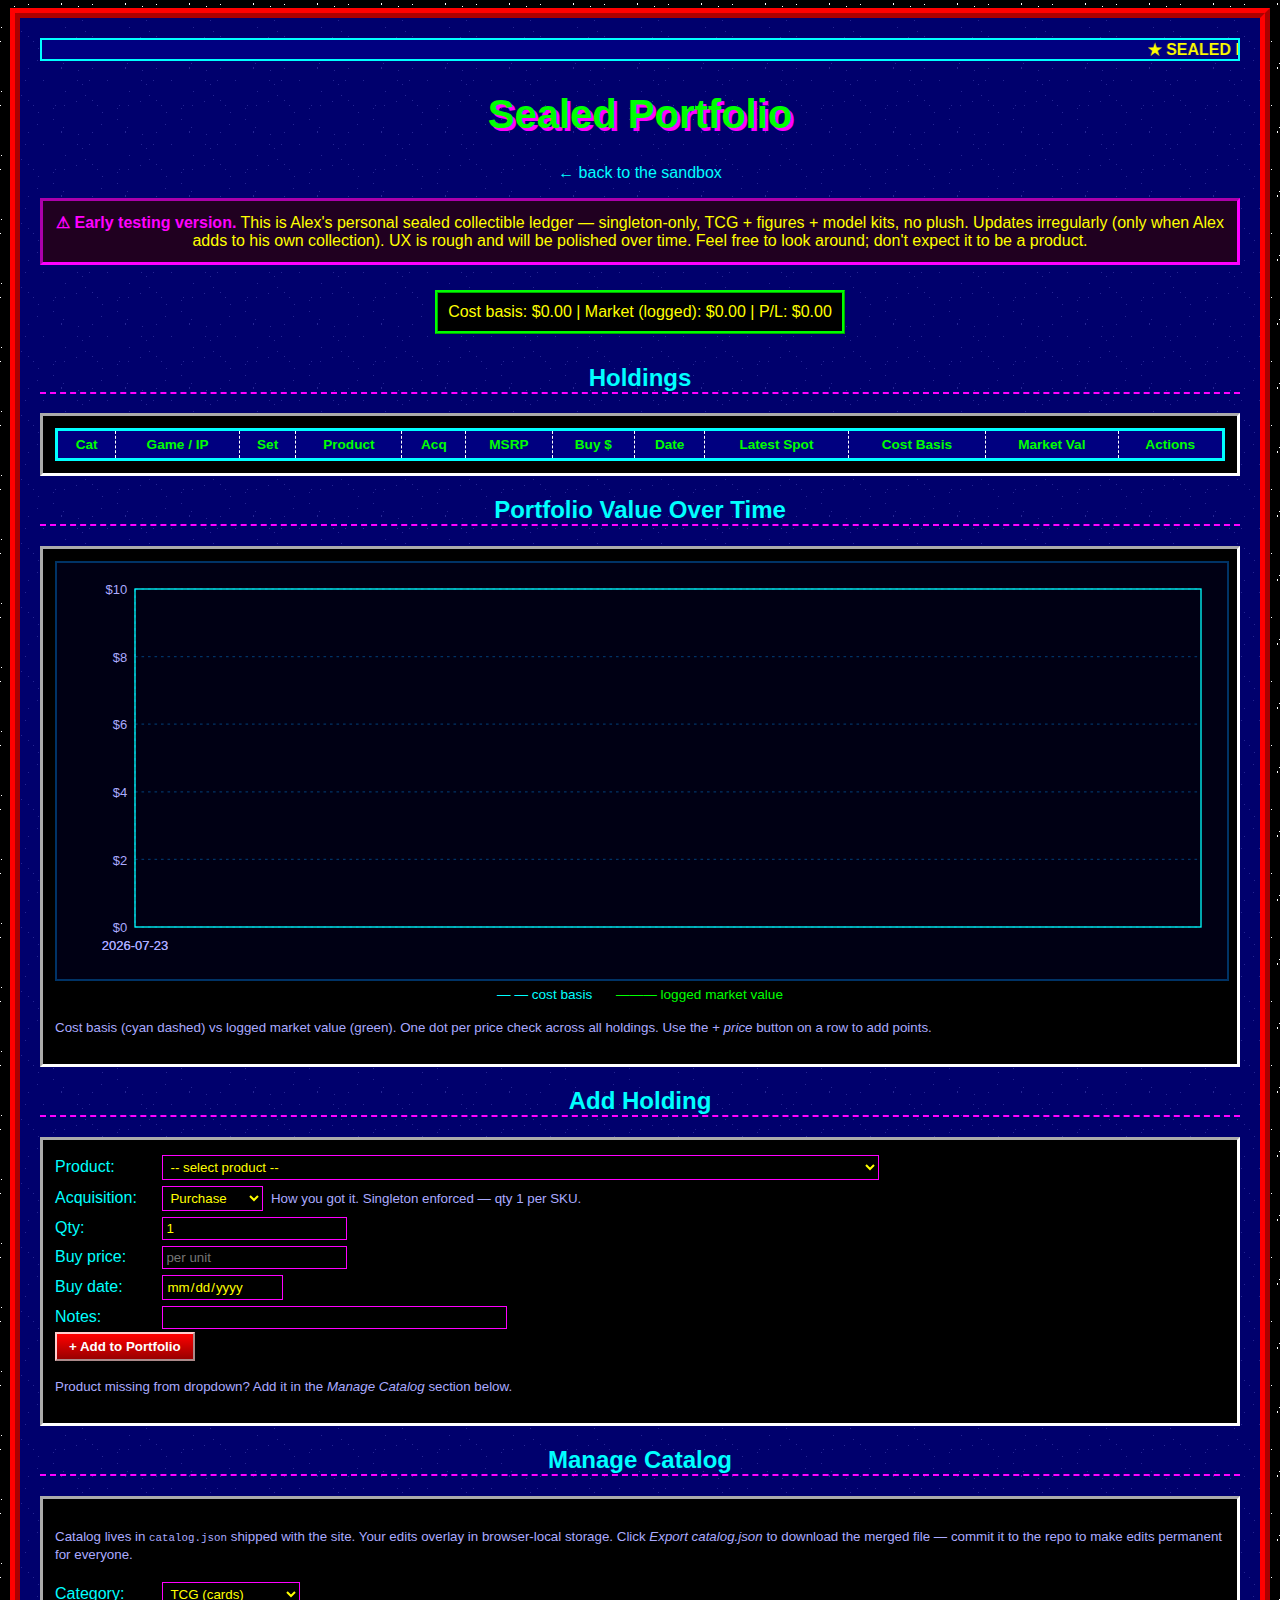
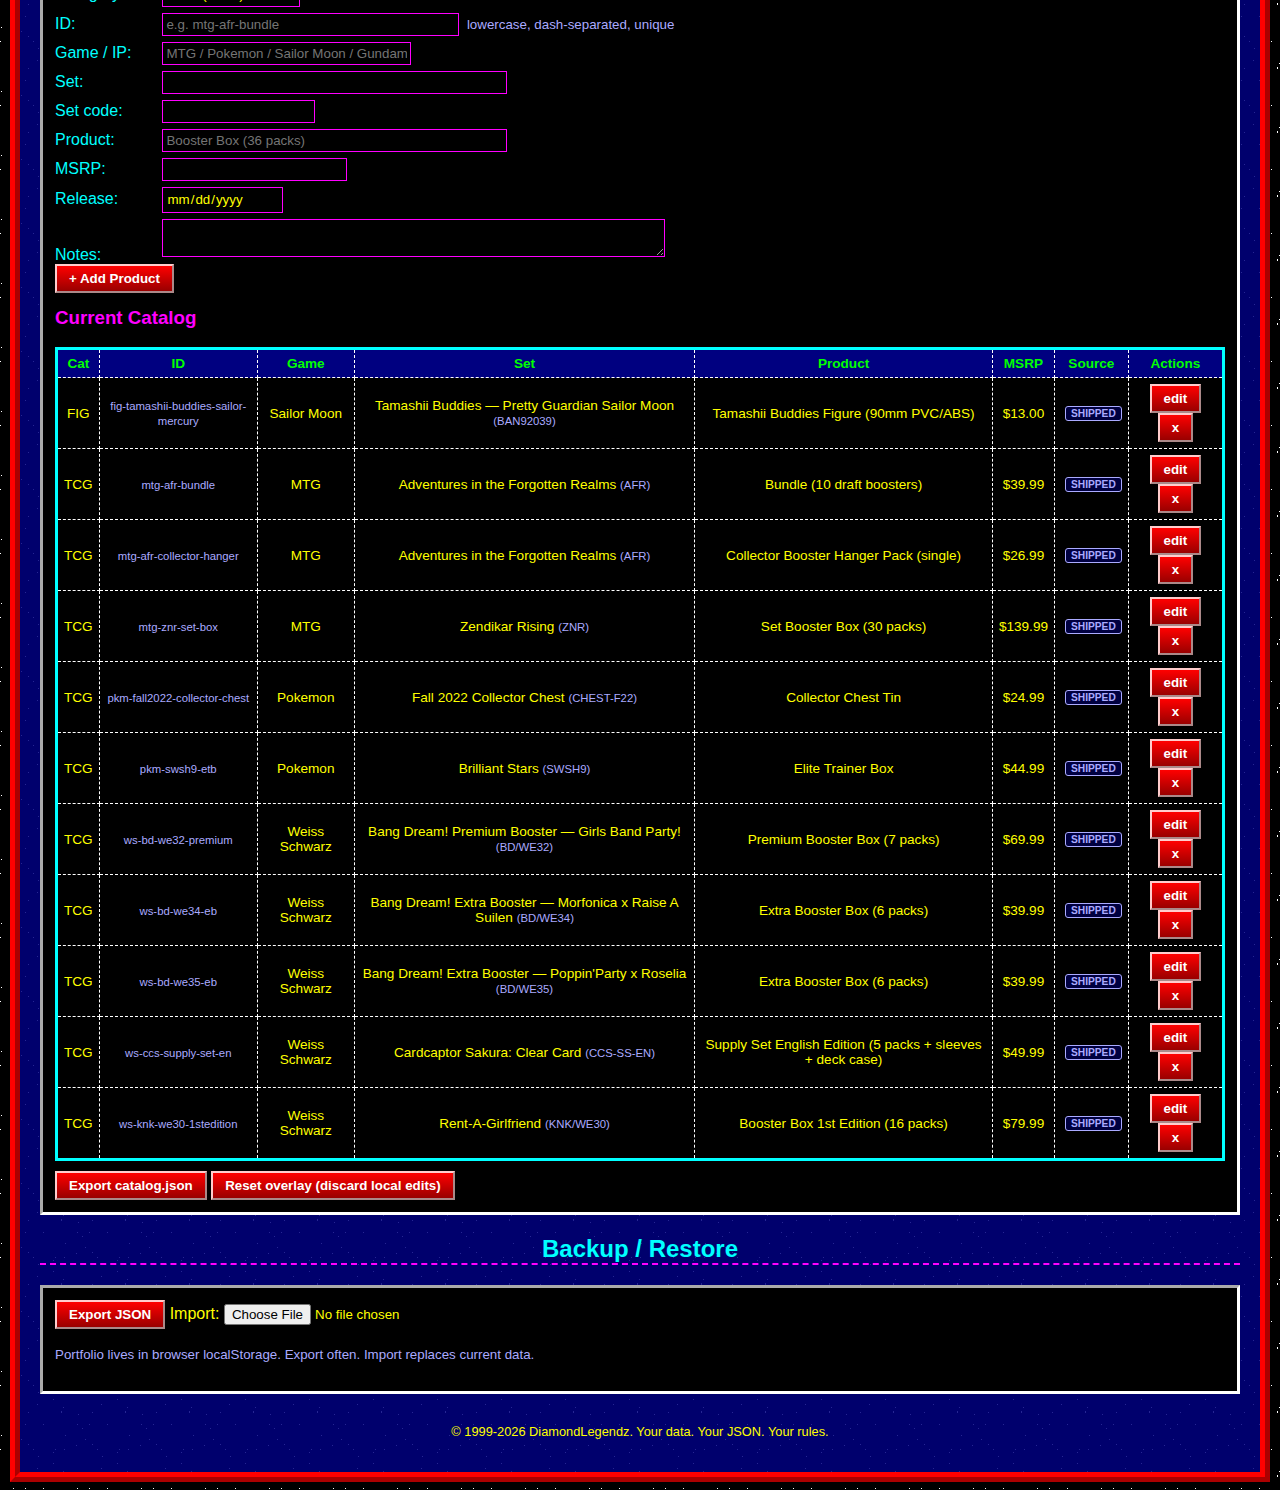
<file: sealed-portfolio/index.html>
<!DOCTYPE html>
<html>
<head>
    <meta charset="UTF-8">
    <meta http-equiv="Content-Security-Policy"
        content="default-src 'self'; style-src 'self' 'unsafe-inline'; script-src 'self'; img-src 'self';">
    <title>Sealed Portfolio Tracker</title>
    <meta name="viewport" content="width=device-width, initial-scale=1.0">
    <style>
        body {
            background-image: url('../assets/bg.gif');
            color: #FFFF00;
            font-family: "Comic Sans MS", "Chalkboard SE", sans-serif;
            text-align: center;
        }
        a { color: #00FFFF; text-decoration: none; }
        a:hover { color: #FF00FF; text-decoration: underline; background-color: white; }
        .container {
            width: 95%;
            max-width: 1200px;
            margin: 0 auto;
            background-color: rgba(0, 0, 128, 0.85);
            border: 10px ridge #FF0000;
            padding: 20px;
        }
        h1 {
            font-size: 2.5em;
            color: #00FF00;
            text-shadow: 3px 3px #FF00FF;
        }
        h2 {
            color: #00FFFF;
            border-bottom: 2px dashed #FF00FF;
        }
        .box {
            border: 3px inset white;
            background-color: black;
            padding: 12px;
            margin: 15px 0;
            text-align: left;
        }
        form label { display: inline-block; min-width: 100px; color: #00FFFF; }
        form input, form select, form textarea {
            background: black; color: #FFFF00;
            border: 1px solid #FF00FF;
            font-family: inherit; padding: 3px;
            margin: 3px;
        }
        button {
            background: linear-gradient(to bottom, #ff0000, #990000);
            border: 2px outset #ffcccc;
            color: white;
            font-family: "Comic Sans MS", sans-serif;
            font-weight: bold;
            padding: 5px 12px;
            cursor: pointer;
        }
        button:active { border-style: inset; }
        table {
            width: 100%;
            border: 3px solid cyan;
            background-color: black;
            color: #FFFF00;
            border-collapse: collapse;
            font-size: 0.85em;
        }
        th, td {
            border: 1px dashed white;
            padding: 6px;
            text-align: center;
        }
        th { background: #000080; color: #00FF00; }
        th[data-sort] { cursor: pointer; user-select: none; }
        th[data-sort]:hover { background: #000040; }
        tfoot td { font-weight: bold; color: #00FF00; background: #000040; }
        small { color: #AAAAFF; }
        .totals-box {
            background: black;
            border: 3px ridge #00FF00;
            padding: 10px;
            display: inline-block;
            margin: 10px;
        }
        .badge {
            display: inline-block;
            font-size: 0.75em;
            padding: 1px 5px;
            border-radius: 3px;
            margin-left: 4px;
            font-weight: bold;
        }
        .badge-gift   { background:#FF00FF; color:black; }
        .badge-trade  { background:#00FFFF; color:black; }
        .badge-pull   { background:#FFFF00; color:black; }
        .badge-cat    { background:#000040; color:#AAAAFF; border:1px solid #AAAAFF; }
        .badge-modified { background:#FFAA00; color:black; }
        .badge-added   { background:#00FF00; color:black; }
        #chart-container svg { display:block; margin:0 auto; max-width:100%; }
        .chart-legend { text-align:center; font-size:0.85em; margin-top:6px; }
        .chart-legend span { margin: 0 10px; }
        tr.row-gift td { background-color: #200020; }
        .notes-row td { background:#000020; color:#AAAAFF; font-size:0.8em; text-align:left; padding:8px 14px; border-top:none; }
        .price-history { font-size:0.75em; color:#AAAAFF; margin-top:4px; }
        .price-history table { width:auto; font-size:0.95em; display:inline-table; }
        #gift-fields { display:none; padding-left:16px; border-left:2px solid #FF00FF; margin:6px 0; }
    </style>
</head>
<body>
<div class="container">
    <marquee scrollamount="10" bgcolor="#000080" style="border:2px solid cyan; color:#FFFF00; font-weight:bold;">
        ★ SEALED PORTFOLIO MANAGER ★ LOCAL JSON ★ TCGPLAYER CAN'T HIDE YOUR HISTORY HERE ★ SINGLETON RULES ★
    </marquee>

    <h1>Sealed Portfolio</h1>
    <p><a href="../index.html">&larr; back to the sandbox</a></p>

    <div class="box" style="border-color:#FF00FF; background:#200020; text-align:center;">
        <strong style="color:#FF00FF;">⚠ Early testing version.</strong>
        <span style="color:#FFFF00;">
            This is Alex's personal sealed collectible ledger — singleton-only, TCG + figures + model kits, no plush.
            Updates irregularly (only when Alex adds to his own collection). UX is rough and will be polished over time.
            Feel free to look around; don't expect it to be a product.
        </span>
    </div>

    <div class="totals-box">
        Cost basis: <span id="total-cost">$0.00</span> |
        Market (logged): <span id="total-market">$0.00</span> |
        P/L: <span id="total-pl">$0.00</span>
    </div>

    <h2>Holdings</h2>
    <div class="box">
    <table>
        <thead>
        <tr>
            <th data-sort="category">Cat</th>
            <th data-sort="game">Game / IP</th>
            <th data-sort="set">Set</th>
            <th data-sort="product">Product</th>
            <th data-sort="acquisition">Acq</th>
            <th data-sort="msrp">MSRP</th>
            <th data-sort="buy">Buy $</th>
            <th data-sort="buydate">Date</th>
            <th data-sort="spot">Latest Spot</th>
            <th data-sort="cost">Cost Basis</th>
            <th data-sort="market">Market Val</th>
            <th>Actions</th>
        </tr>
        </thead>
        <tbody id="holdings-body"></tbody>
    </table>
    </div>

    <h2>Portfolio Value Over Time</h2>
    <div class="box">
        <div id="chart-container"></div>
        <p><small>Cost basis (cyan dashed) vs logged market value (green). One dot per price check across all holdings. Use the <em>+ price</em> button on a row to add points.</small></p>
    </div>

    <h2>Add Holding</h2>
    <div class="box">
    <form id="add-form">
        <div><label>Product:</label>
            <select id="catalog-select" required></select>
        </div>
        <div><label>Acquisition:</label>
            <select id="acquisition">
                <option value="purchase">Purchase</option>
                <option value="gift">Gift</option>
                <option value="trade">Trade</option>
                <option value="pull">Pull / Promo</option>
            </select>
            <small>How you got it. Singleton enforced — qty 1 per SKU.</small>
        </div>
        <div><label>Qty:</label>
            <input type="number" id="qty" min="1" value="1" required>
        </div>
        <div id="purchase-fields">
            <div><label>Buy price:</label>
                <input type="number" step="0.01" id="buy-price" placeholder="per unit">
            </div>
            <div><label>Buy date:</label>
                <input type="date" id="buy-date">
            </div>
        </div>
        <div id="gift-fields">
            <div><label>From:</label>
                <input type="text" id="gift-from" size="30" placeholder="name of giver">
            </div>
            <div><label>Received:</label>
                <input type="date" id="gift-date">
            </div>
            <div><label>FMV at gift:</label>
                <input type="number" step="0.01" id="gift-fmv" placeholder="market value when received">
                <small>tracked separately. Cost basis stays $0.</small>
            </div>
        </div>
        <div><label>Notes:</label>
            <input type="text" id="notes" size="40">
        </div>
        <button type="submit">+ Add to Portfolio</button>
    </form>
    <p><small>Product missing from dropdown? Add it in the <em>Manage Catalog</em> section below.</small></p>
    </div>

    <h2>Manage Catalog</h2>
    <div class="box">
        <p><small>Catalog lives in <code>catalog.json</code> shipped with the site. Your edits overlay in browser-local storage. Click <em>Export catalog.json</em> to download the merged file — commit it to the repo to make edits permanent for everyone.</small></p>
        <form id="catalog-form">
            <input type="hidden" id="cat-id">
            <div><label>Category:</label>
                <select id="cat-category" required>
                    <option value="tcg">TCG (cards)</option>
                    <option value="figure">Figure</option>
                    <option value="model-kit">Model Kit / Gunpla</option>
                    <option value="other">Other</option>
                </select>
            </div>
            <div><label>ID:</label>
                <input type="text" id="cat-id-input" placeholder="e.g. mtg-afr-bundle" size="34" required>
                <small>lowercase, dash-separated, unique</small>
            </div>
            <div><label>Game / IP:</label>
                <input type="text" id="cat-game" placeholder="MTG / Pokemon / Sailor Moon / Gundam" size="28" required>
            </div>
            <div><label>Set:</label>
                <input type="text" id="cat-set" size="40" required>
            </div>
            <div><label>Set code:</label>
                <input type="text" id="cat-set-code" size="16">
            </div>
            <div><label>Product:</label>
                <input type="text" id="cat-product" placeholder="Booster Box (36 packs)" size="40" required>
            </div>
            <div><label>MSRP:</label>
                <input type="number" step="0.01" id="cat-msrp">
            </div>
            <div><label>Release:</label>
                <input type="date" id="cat-release">
            </div>
            <div><label>Notes:</label>
                <textarea id="cat-notes" rows="2" cols="60"></textarea>
            </div>
            <button type="submit" id="cat-submit">+ Add Product</button>
            <button type="button" id="cat-cancel" style="display:none;">Cancel edit</button>
        </form>
        <h3 style="color:#FF00FF; margin-top:14px;">Current Catalog</h3>
        <table id="catalog-table">
            <thead><tr>
                <th>Cat</th><th>ID</th><th>Game</th><th>Set</th><th>Product</th><th>MSRP</th><th>Source</th><th>Actions</th>
            </tr></thead>
            <tbody id="catalog-body"></tbody>
        </table>
        <div style="margin-top:10px;">
            <button id="cat-export-btn">Export catalog.json</button>
            <button id="cat-reset-btn" type="button">Reset overlay (discard local edits)</button>
        </div>
    </div>

    <h2>Backup / Restore</h2>
    <div class="box">
        <button id="export-btn">Export JSON</button>
        <label>Import: <input type="file" id="import-file" accept="application/json"></label>
        <p><small>Portfolio lives in browser localStorage. Export often. Import replaces current data.</small></p>
    </div>

    <p style="font-size:0.8em; margin-top:30px;">&copy; 1999-2026 DiamondLegendz. Your data. Your JSON. Your rules.</p>
</div>
<script src="portfolio.js"></script>
</body>
</html>
</file>
<file: facets/primitives/tier-0/_template/index.html>
<!DOCTYPE html>
<html lang="en">
<head>
<meta charset="UTF-8">
<meta name="viewport" content="width=device-width, initial-scale=1.0">
<title>Facet — Template</title>
<!--
facet:
  id: template
  tier: 0
  title: Template
  description: Copy this. One concept per primitive. Replace this block.
  tags: []
  apis: []
  parents: []
-->
<style>
  html, body { margin: 0; height: 100%; overflow: hidden; background: #0a0a0f; font-family: ui-monospace, monospace; }
  body { display: grid; place-items: center; }
  #stage { width: min(90vw, 600px); aspect-ratio: 1 / 1; display: grid; place-items: center; }
  .box { width: 80px; height: 40px; background: #7ef2c3; }
</style>
</head>
<body>
<div id="stage"><div class="box"></div></div>
<script type="module">
import { animate } from '../../../vendor/anime.esm.min.js';

animate('.box', {
  rotate: 360,
  duration: 2000,
  loop: true,
});
</script>
</body>
</html>
</file>
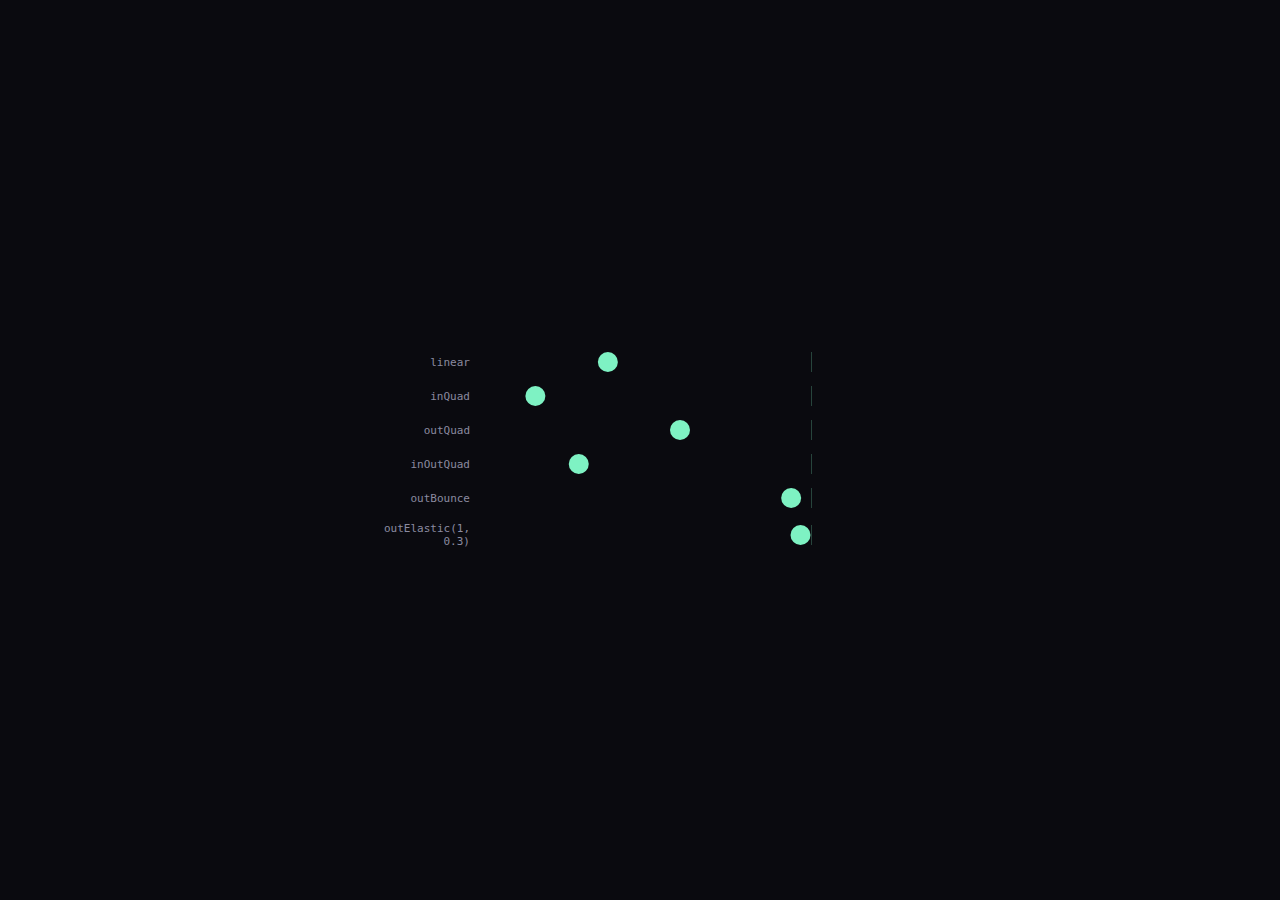
<file: facets/primitives/tier-0/easing-showcase/index.html>
<!DOCTYPE html>
<html lang="en">
<head>
<meta charset="UTF-8">
<meta name="viewport" content="width=device-width, initial-scale=1.0">
<title>Facet — easing-showcase</title>
<!--
facet:
  id: easing-showcase
  tier: 0
  title: Easing Showcase
  description: Same motion, six different easing functions side by side.
  tags: [easing, comparison]
  apis: [animate]
  parents: []
-->
<style>
  html, body { margin: 0; height: 100%; overflow: hidden; background: #0a0a0f; color: #e8e8f0; font-family: ui-monospace, monospace; }
  body { display: grid; place-items: center; }
  #stage { width: min(90vw, 600px); display: flex; flex-direction: column; gap: 14px; padding: 20px; box-sizing: border-box; }
  .row { display: flex; align-items: center; gap: 12px; }
  .label { width: 110px; font-size: 11px; color: #8a8aa0; text-align: right; }
  .track { flex: 1; height: 20px; position: relative; overflow: hidden; }
  .track::after { content: ''; position: absolute; left: 75%; top: 0; bottom: 0; width: 1px; background: rgba(126, 242, 195, 0.25); }
  .dot { width: 20px; height: 20px; border-radius: 50%; background: #7ef2c3; position: absolute; left: 0; top: 0; }
</style>
</head>
<body>
<div id="stage"></div>
<script type="module">
import { animate } from '../../../vendor/anime.esm.min.js';

const EASES = ['linear', 'inQuad', 'outQuad', 'inOutQuad', 'outBounce', 'outElastic(1, 0.3)'];
const stage = document.getElementById('stage');

const rows = EASES.map(ease => {
  const row = document.createElement('div');
  row.className = 'row';
  row.innerHTML = `<span class="label">${ease}</span><div class="track"><div class="dot"></div></div>`;
  stage.appendChild(row);
  return { row, ease };
});

requestAnimationFrame(() => {
  for (const { row, ease } of rows) {
    const travel = row.querySelector('.track').offsetWidth * 0.75 - 20;
    animate(row.querySelector('.dot'), {
      x: [0, travel],
      ease,
      duration: 1800,
      loop: true,
      alternate: true,
    });
  }
});
</script>
</body>
</html>
</file>
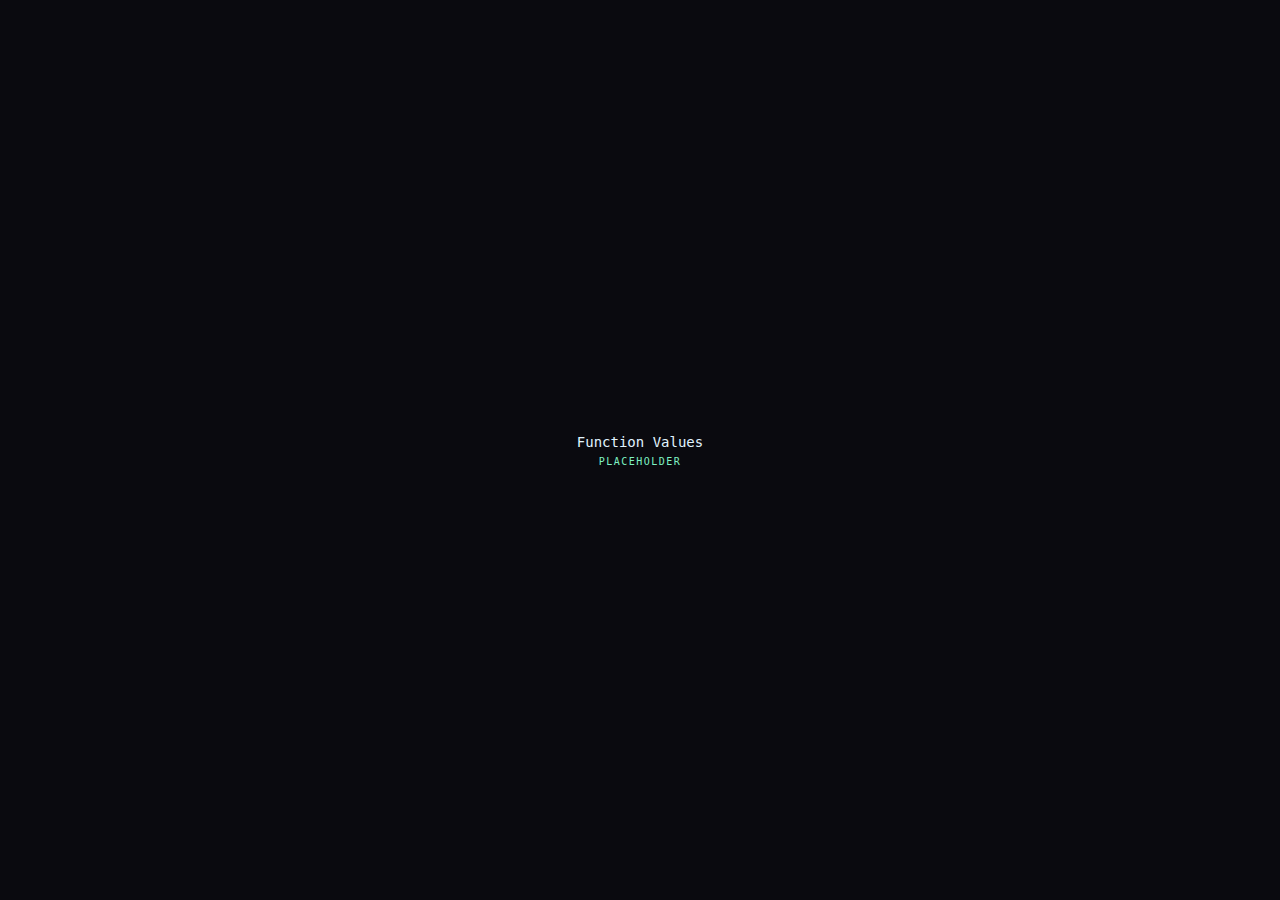
<file: facets/primitives/tier-0/function-values/index.html>
<!DOCTYPE html>
<html lang="en">
<head>
<meta charset="UTF-8">
<meta name="viewport" content="width=device-width, initial-scale=1.0">
<title>Facet — function-values</title>
<!--
facet:
  id: function-values
  tier: 0
  title: Function Values
  description: Per-target values from a function. delay = (el, i) => i * 100.
  tags: [placeholder, syntax]
  apis: [animate]
  parents: []
-->
<style>
  html, body { margin: 0; height: 100%; overflow: hidden; background: #0a0a0f; color: #6a6a85; font-family: ui-monospace, monospace; }
  body { display: grid; place-items: center; }
  .ph { text-align: center; }
  .ph .title { color: #e0f4ff; font-size: 14px; margin-bottom: 6px; }
  .ph .tag { color: #7ef2c3; font-size: 10px; text-transform: uppercase; letter-spacing: 1.5px; }
</style>
</head>
<body>
<div class="ph">
  <div class="title">Function Values</div>
  <div class="tag">placeholder</div>
</div>
</body>
</html>
</file>
<file: sarahs-nostalgia/style.css>
body {
    background-color: #000033;
    background-image: url('../assets/bg.gif');
    color: #FFFF00;
    font-family: "Comic Sans MS", "Chalkboard SE", sans-serif;
    text-align: center;
    margin: 0;
    overflow-x: hidden; /* Prevent horizontal scroll from eyes or marquees */
}

a {
    color: #00FFFF;
}

a:hover {
    color: #FF00FF;
    background-color: white;
}

#eyeball-bg {
    position: fixed;
    top: 0;
    left: 0;
    width: 100%;
    height: 100%;
    z-index: -1; /* Behind content */
    pointer-events: none; /* Let clicks pass through */
    overflow: hidden;
}

.eyeball {
    position: absolute;
    width: 40px;
    height: 40px;
    background: white;
    border-radius: 50%;
    border: 2px solid black;
    /* Eyes will be positioned by JS */
}

.pupil {
    position: absolute;
    width: 12px;
    height: 12px;
    background: black;
    border-radius: 50%;
    top: 14px;
    left: 14px;
    /* Pupil movement controlled by JS */
}

.content-wrapper {
    position: relative;
    z-index: 1; /* Above eyeballs */
    width: 90%;
    max-width: 800px;
    margin: 20px auto;
    background-color: rgba(0, 0, 128, 0.85); /* Semi-transparent Navy */
    border: 10px ridge #FF00FF;
    padding: 20px;
    box-shadow: 0 0 20px #FF00FF;
}

h1 {
    font-size: 3em;
    color: #00FF00;
    text-shadow: 3px 3px #FF00FF;
    animation: rainbow 2s infinite;
    margin-top: 10px;
}

@keyframes rainbow {
    0% { color: red; text-shadow: 3px 3px yellow; }
    20% { color: yellow; text-shadow: 3px 3px lime; }
    40% { color: lime; text-shadow: 3px 3px cyan; }
    60% { color: cyan; text-shadow: 3px 3px blue; }
    80% { color: blue; text-shadow: 3px 3px magenta; }
    100% { color: magenta; text-shadow: 3px 3px red; }
}

.navigation {
    margin-bottom: 30px;
}

.navigation a {
    color: cyan;
    font-size: 1.5em;
    text-decoration: none;
    background: black;
    padding: 10px 20px;
    border: 3px outset cyan;
    display: inline-block;
}

.navigation a:active {
    border-style: inset;
}

.section {
    margin: 30px 0;
    padding: 20px;
    border: 3px dashed white;
    background: rgba(0,0,0,0.5);
    border-radius: 15px;
}

.lisa-frank-vibes {
    border-color: #FF00FF;
    background: linear-gradient(45deg, rgba(255,0,0,0.2), rgba(255,255,0,0.2), rgba(0,255,0,0.2), rgba(0,255,255,0.2), rgba(0,0,255,0.2), rgba(255,0,255,0.2));
}

.gallery {
    display: flex;
    justify-content: center;
    gap: 30px;
    flex-wrap: wrap;
    margin-top: 20px;
}

.polaroid {
    background: white;
    padding: 10px 10px 40px 10px; /* Bottom padding for text space */
    color: black;
    transform: rotate(-5deg);
    box-shadow: 5px 5px 15px rgba(0,0,0,0.5);
    width: 220px;
    transition: transform 0.2s;
}

.polaroid:hover {
    transform: scale(1.1) rotate(0deg);
    z-index: 10;
}

.polaroid:nth-child(even) {
    transform: rotate(5deg);
}

.polaroid:nth-child(even):hover {
    transform: scale(1.1) rotate(0deg);
}

.polaroid img {
    width: 100%;
    height: 200px;
    object-fit: cover;
    border: 1px solid #ccc;
    background-color: #eee;
    display: block;
}

.polaroid p {
    font-family: "Comic Sans MS", cursive;
    margin: 10px 0 0 0;
    font-weight: bold;
    color: #ff00ff;
}

.review-section {
    border-color: #00FF00;
}

.review-content {
    display: flex;
    flex-direction: row;
    align-items: flex-start;
    gap: 20px;
    text-align: left;
    background: rgba(0,0,0,0.3);
    padding: 15px;
    border-radius: 10px;
}

.game-cover {
    width: 150px;
    height: auto;
    border: 5px double white;
    flex-shrink: 0;
}

.review-text {
    flex-grow: 1;
}

.midi-section {
    border-color: cyan;
}

.player-box {
    border: 5px inset cyan;
    background: black;
    padding: 20px;
    width: 80%;
    max-width: 400px;
    margin: 0 auto;
}

button {
    background: linear-gradient(to bottom, #ff00ff, #990099);
    border: 3px outset #ffccff;
    color: white;
    font-family: "Comic Sans MS", sans-serif;
    font-weight: bold;
    padding: 10px 20px;
    cursor: pointer;
    font-size: 1.2em;
    margin: 10px;
}

button:active {
    border-style: inset;
}

#status {
    margin-top: 10px;
    font-size: 0.9em;
    color: lime;
}

/* Fallback placeholder style */
.fallback-placeholder {
    display: flex;
    align-items: center;
    justify-content: center;
    color: white;
    font-weight: bold;
    text-shadow: 1px 1px black;
    width: 100%;
    height: 100%;
    min-height: 150px;
    background-color: #555;
    font-size: 1.2em;
}

@media (max-width: 600px) {
    .review-content {
        flex-direction: column;
        align-items: center;
        text-align: center;
    }

    .gallery {
        flex-direction: column;
        align-items: center;
    }
}
</file>
